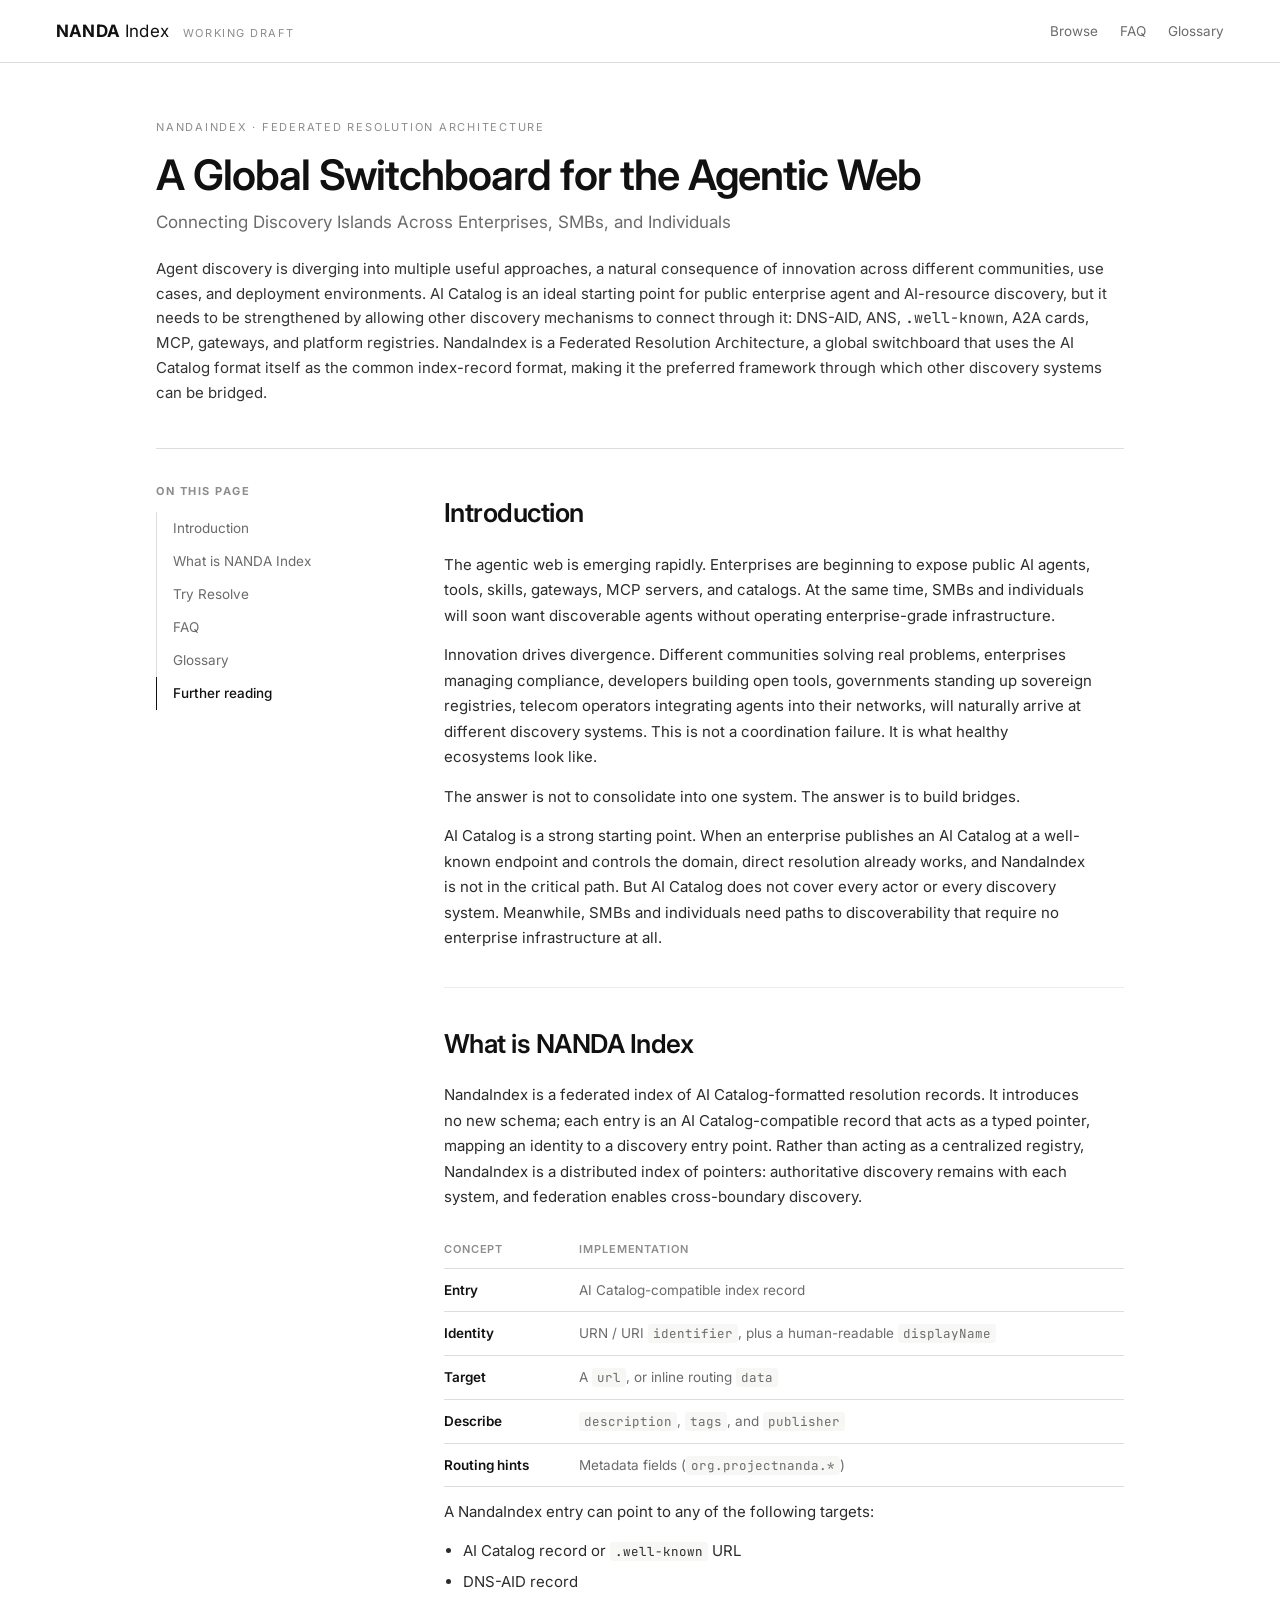
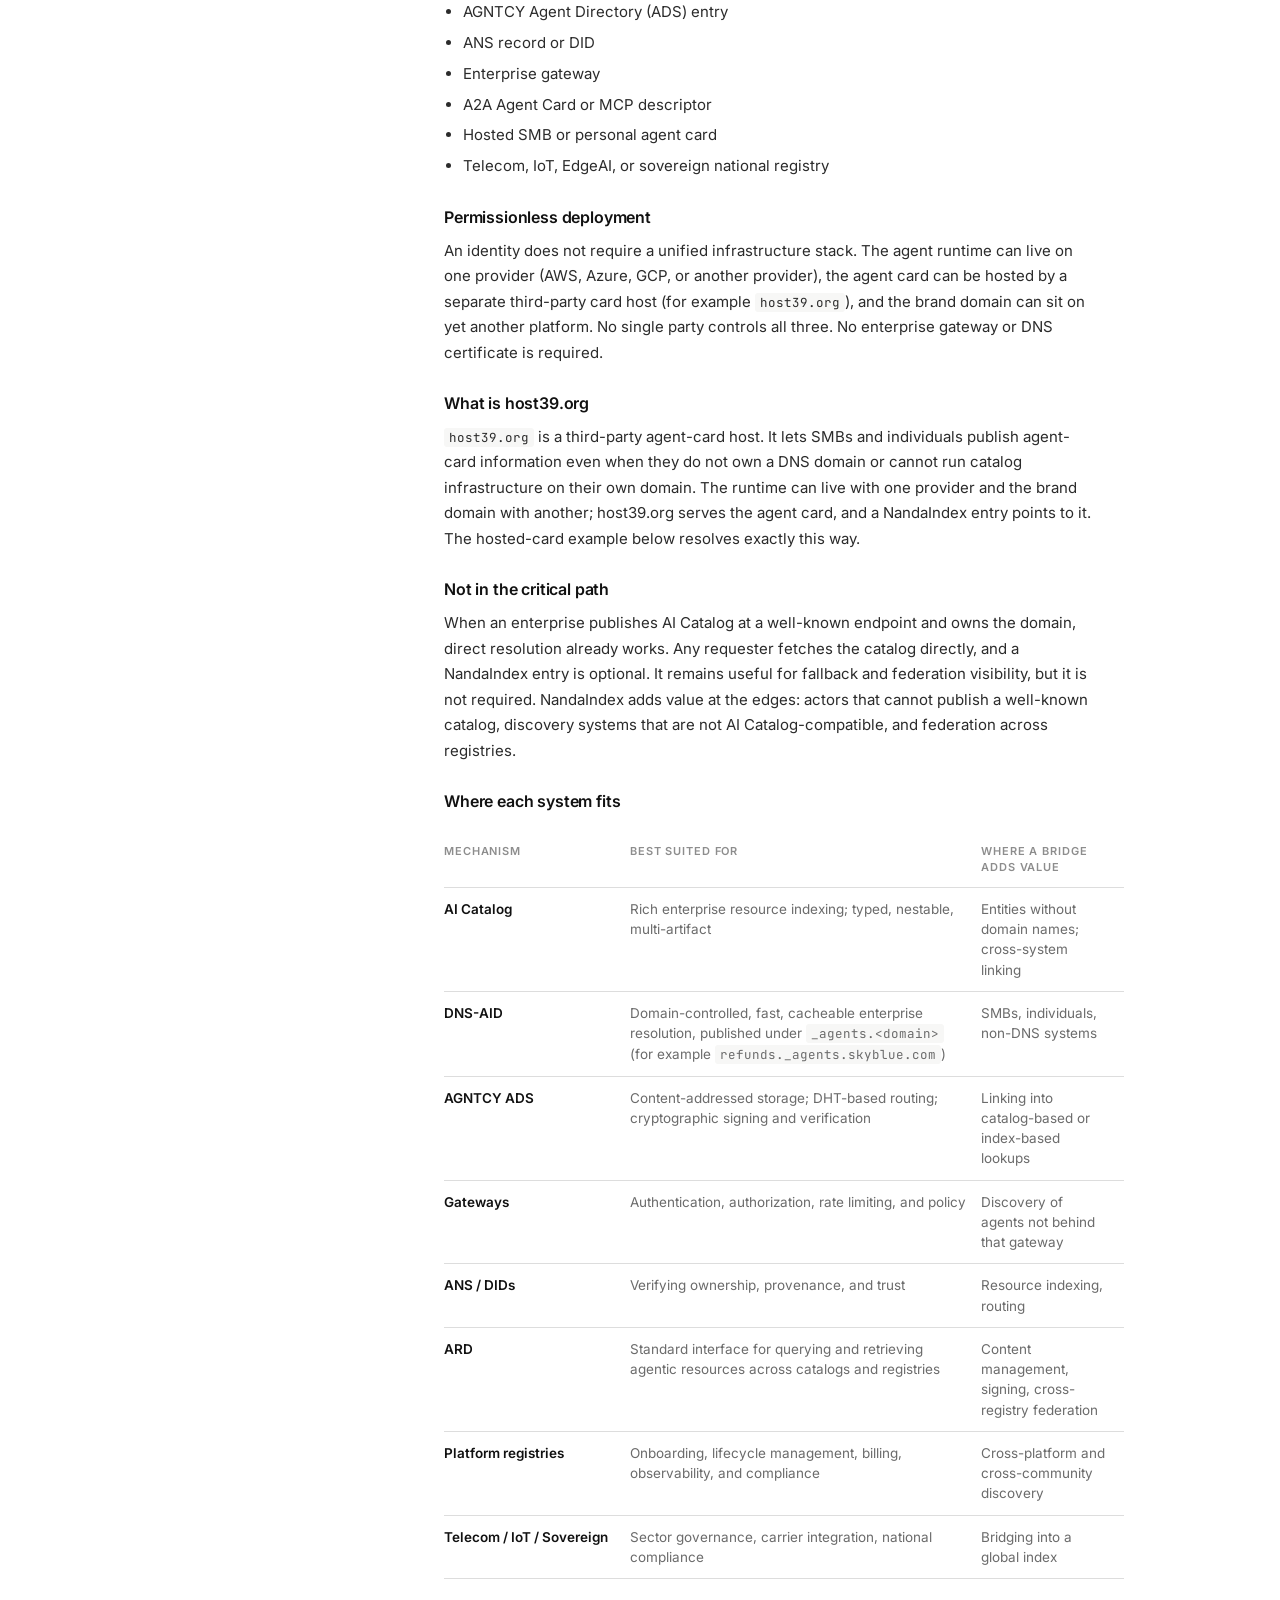
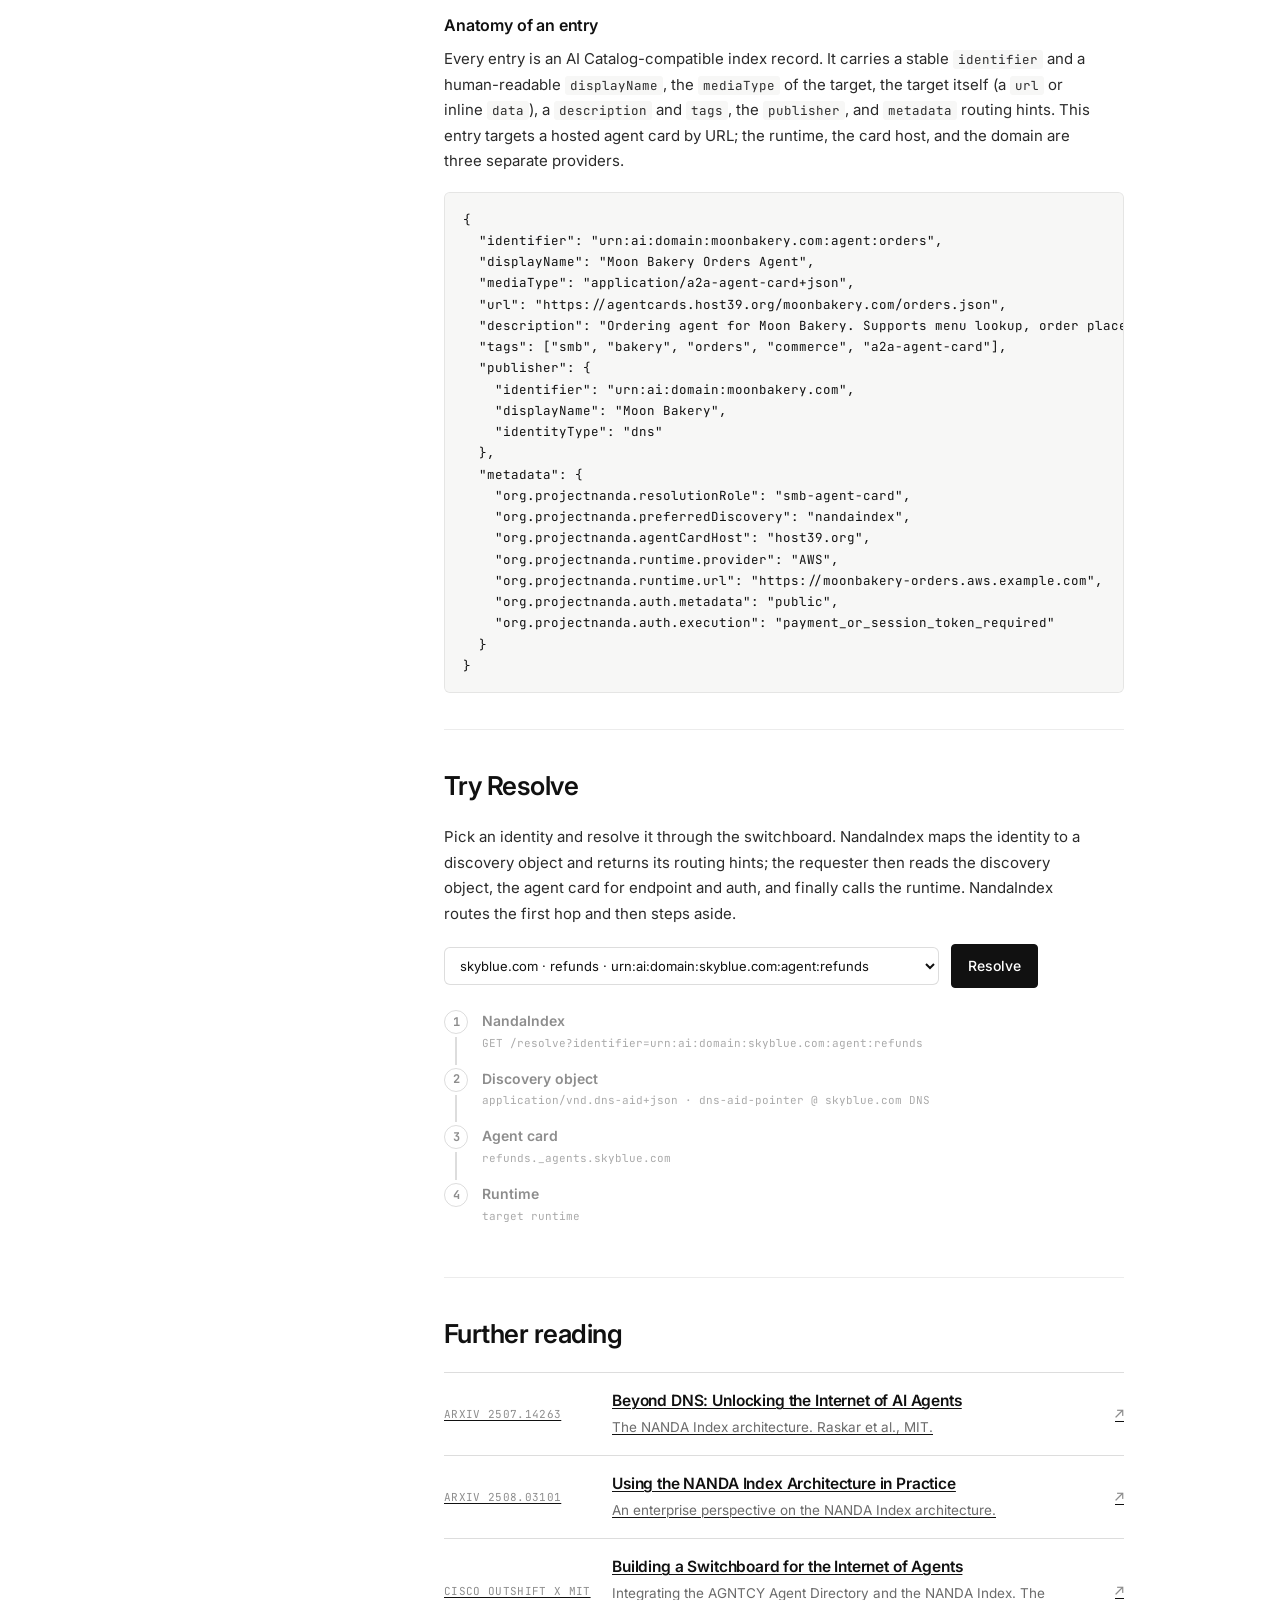
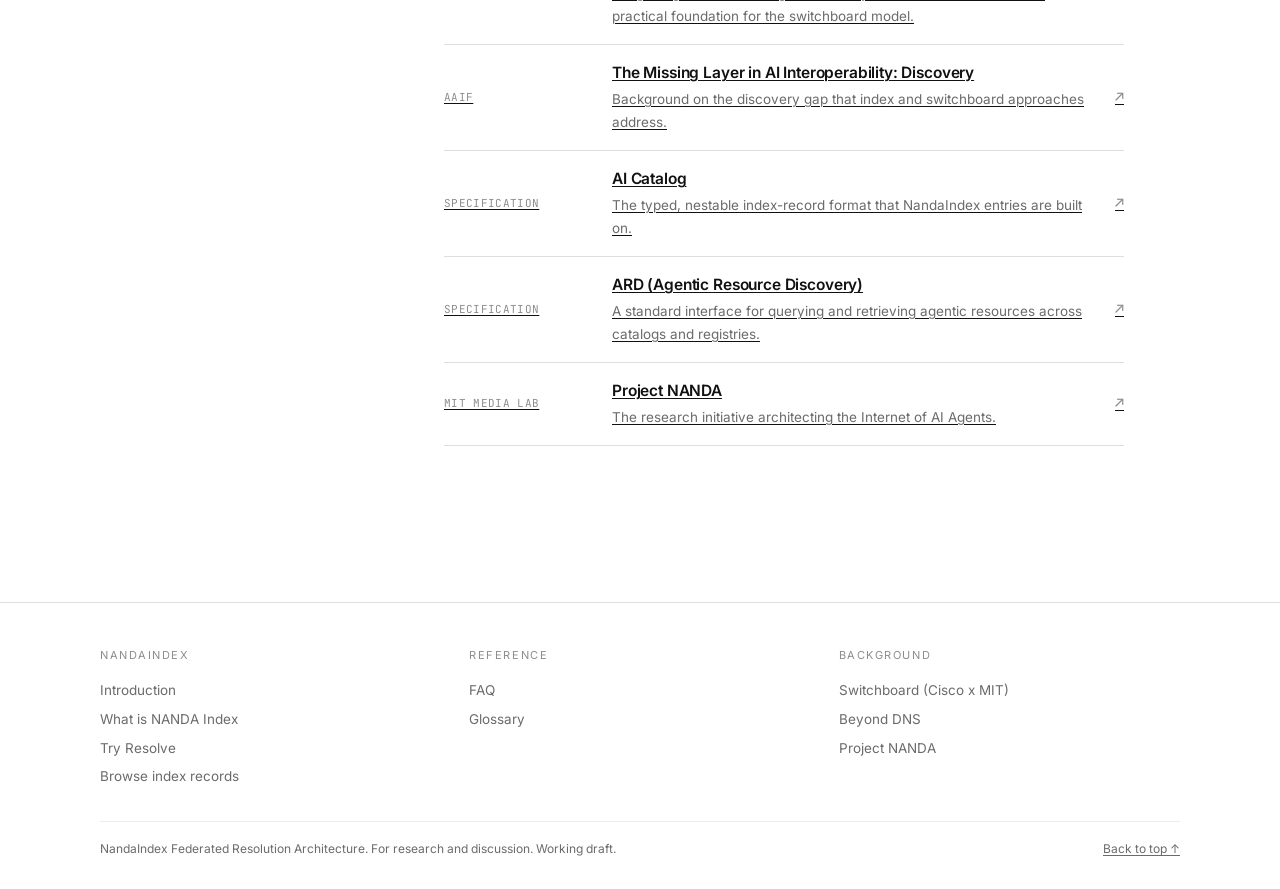
<file: index.html>
<!doctype html>
<html lang="en">
<head>
  <meta charset="utf-8" />
  <meta name="viewport" content="width=device-width, initial-scale=1" />
  <title>NandaIndex · A federated resolution layer for agent discovery</title>
  <meta name="description" content="NandaIndex is a federation layer that maps a stable identity to the correct discovery object, using the AI Catalog entry as its index-record format. It bridges discovery systems rather than consolidating them." />
  <link rel="stylesheet" href="styles.css?v=6" />
</head>
<body>

  <!-- ============ TOPBAR ============ -->
  <header class="topbar">
    <div class="brand">
      <a href="index.html" class="brand-link"><strong>NANDA</strong> Index</a>
      <span class="tag">Working draft</span>
    </div>
    <nav class="navlinks">
      <a href="explore.html">Browse</a>
      <a href="faq.html">FAQ</a>
      <a href="glossary.html">Glossary</a>
    </nav>
  </header>

  <div class="doc-wrap">

    <!-- ============ TITLE ============ -->
    <header class="doc-hero">
      <p class="eyebrow">NandaIndex · Federated Resolution Architecture</p>
      <h1>A Global Switchboard for the Agentic Web</h1>
      <p class="subtitle">Connecting Discovery Islands Across Enterprises, SMBs, and Individuals</p>
      <p class="abstract">
        Agent discovery is diverging into multiple useful approaches, a natural consequence of
        innovation across different communities, use cases, and deployment environments. AI Catalog is
        an ideal starting point for public enterprise agent and AI-resource discovery, but it needs to
        be strengthened by allowing other discovery mechanisms to connect through it: DNS-AID, ANS,
        <code>.well-known</code>, A2A cards, MCP, gateways, and platform registries. NandaIndex is a
        Federated Resolution Architecture, a global switchboard that uses the AI Catalog format itself as
        the common index-record format, making it the preferred framework through which other discovery
        systems can be bridged.
      </p>
    </header>

    <div class="doc-layout">

      <!-- ============ SECTION INDEX ============ -->
      <aside class="docnav" aria-label="Contents">
        <p class="docnav-title">On this page</p>
        <ol>
          <li><a href="#intro">Introduction</a></li>
          <li><a href="#what">What is NANDA Index</a></li>
          <li><a href="#resolve">Try Resolve</a></li>
          <li><a href="faq.html">FAQ</a></li>
          <li><a href="glossary.html">Glossary</a></li>
          <li><a href="#references">Further reading</a></li>
        </ol>
      </aside>

      <!-- ============ DOCUMENT BODY ============ -->
      <article class="doc">

        <section id="intro">
          <h2>Introduction</h2>
          <p>
            The agentic web is emerging rapidly. Enterprises are beginning to expose public AI agents,
            tools, skills, gateways, MCP servers, and catalogs. At the same time, SMBs and individuals
            will soon want discoverable agents without operating enterprise-grade infrastructure.
          </p>
          <p>
            Innovation drives divergence. Different communities solving real problems, enterprises
            managing compliance, developers building open tools, governments standing up sovereign
            registries, telecom operators integrating agents into their networks, will naturally arrive
            at different discovery systems. This is not a coordination failure. It is what healthy
            ecosystems look like.
          </p>
          <p>The answer is not to consolidate into one system. The answer is to build bridges.</p>
          <p>
            AI Catalog is a strong starting point. When an enterprise publishes an AI Catalog at a
            well-known endpoint and controls the domain, direct resolution already works, and NandaIndex
            is not in the critical path. But AI Catalog does not cover every actor or every discovery
            system. Meanwhile, SMBs and individuals need paths to discoverability that require no
            enterprise infrastructure at all.
          </p>
        </section>

        <section id="what">
          <h2>What is NANDA Index</h2>
          <p>
            NandaIndex is a federated index of AI Catalog-formatted resolution records. It introduces no
            new schema; each entry is an AI Catalog-compatible record that acts as a typed pointer,
            mapping an identity to a discovery entry point. Rather than acting as a centralized registry,
            NandaIndex is a distributed index of pointers: authoritative discovery remains with each
            system, and federation enables cross-boundary discovery.
          </p>
          <div class="table-scroll">
            <table class="spec-table">
              <thead><tr><th>Concept</th><th>Implementation</th></tr></thead>
              <tbody>
                <tr><th>Entry</th><td>AI Catalog-compatible index record</td></tr>
                <tr><th>Identity</th><td>URN / URI <code>identifier</code>, plus a human-readable <code>displayName</code></td></tr>
                <tr><th>Target</th><td>A <code>url</code>, or inline routing <code>data</code></td></tr>
                <tr><th>Describe</th><td><code>description</code>, <code>tags</code>, and <code>publisher</code></td></tr>
                <tr><th>Routing hints</th><td>Metadata fields (<code>org.projectnanda.*</code>)</td></tr>
              </tbody>
            </table>
          </div>
          <p>A NandaIndex entry can point to any of the following targets:</p>
          <ul>
            <li>AI Catalog record or <code>.well-known</code> URL</li>
            <li>DNS-AID record</li>
            <li>AGNTCY Agent Directory (ADS) entry</li>
            <li>ANS record or DID</li>
            <li>Enterprise gateway</li>
            <li>A2A Agent Card or MCP descriptor</li>
            <li>Hosted SMB or personal agent card</li>
            <li>Telecom, IoT, EdgeAI, or sovereign national registry</li>
          </ul>

          <h3>Permissionless deployment</h3>
          <p>
            An identity does not require a unified infrastructure stack. The agent runtime can live on
            one provider (AWS, Azure, GCP, or another provider), the agent card can be hosted by a
            separate third-party card host (for example <code>host39.org</code>), and the brand domain
            can sit on yet another platform. No single party controls all three. No enterprise gateway or
            DNS certificate is required.
          </p>

          <h3>What is host39.org</h3>
          <p>
            <code>host39.org</code> is a third-party agent-card host. It lets SMBs and individuals
            publish agent-card information even when they do not own a DNS domain or cannot run catalog
            infrastructure on their own domain. The runtime can live with one provider and the brand
            domain with another; host39.org serves the agent card, and a NandaIndex entry points to it.
            The hosted-card example below resolves exactly this way.
          </p>

          <h3>Not in the critical path</h3>
          <p>
            When an enterprise publishes AI Catalog at a well-known endpoint and owns the domain, direct
            resolution already works. Any requester fetches the catalog directly, and a NandaIndex entry
            is optional. It remains useful for fallback and federation visibility, but it is not
            required. NandaIndex adds value at the edges: actors that
            cannot publish a well-known catalog, discovery systems that are not AI Catalog-compatible,
            and federation across registries.
          </p>

          <h3>Where each system fits</h3>
          <div class="table-scroll">
            <table class="spec-table">
              <thead>
                <tr><th>Mechanism</th><th>Best suited for</th><th>Where a bridge adds value</th></tr>
              </thead>
              <tbody>
                <tr><th>AI Catalog</th><td>Rich enterprise resource indexing; typed, nestable, multi-artifact</td><td>Entities without domain names; cross-system linking</td></tr>
                <tr><th>DNS-AID</th><td>Domain-controlled, fast, cacheable enterprise resolution, published under <code>_agents.&lt;domain&gt;</code> (for example <code>refunds._agents.skyblue.com</code>)</td><td>SMBs, individuals, non-DNS systems</td></tr>
                <tr><th>AGNTCY ADS</th><td>Content-addressed storage; DHT-based routing; cryptographic signing and verification</td><td>Linking into catalog-based or index-based lookups</td></tr>
                <tr><th>Gateways</th><td>Authentication, authorization, rate limiting, and policy</td><td>Discovery of agents not behind that gateway</td></tr>
                <tr><th>ANS / DIDs</th><td>Verifying ownership, provenance, and trust</td><td>Resource indexing, routing</td></tr>
                <tr><th>ARD</th><td>Standard interface for querying and retrieving agentic resources across catalogs and registries</td><td>Content management, signing, cross-registry federation</td></tr>
                <tr><th>Platform registries</th><td>Onboarding, lifecycle management, billing, observability, and compliance</td><td>Cross-platform and cross-community discovery</td></tr>
                <tr><th>Telecom / IoT / Sovereign</th><td>Sector governance, carrier integration, national compliance</td><td>Bridging into a global index</td></tr>
              </tbody>
            </table>
          </div>

          <h3>Anatomy of an entry</h3>
          <p>
            Every entry is an AI Catalog-compatible index record. It carries a stable
            <code>identifier</code> and a human-readable <code>displayName</code>, the
            <code>mediaType</code> of the target, the target itself (a <code>url</code> or inline
            <code>data</code>), a <code>description</code> and <code>tags</code>, the
            <code>publisher</code>, and <code>metadata</code> routing hints. This entry targets a hosted
            agent card by URL; the runtime, the card host, and the domain are three separate providers.
          </p>
          <pre class="codeblock">{
  "identifier": "urn:ai:domain:moonbakery.com:agent:orders",
  "displayName": "Moon Bakery Orders Agent",
  "mediaType": "application/a2a-agent-card+json",
  "url": "https://agentcards.host39.org/moonbakery.com/orders.json",
  "description": "Ordering agent for Moon Bakery. Supports menu lookup, order placement, pickup scheduling, and order status.",
  "tags": ["smb", "bakery", "orders", "commerce", "a2a-agent-card"],
  "publisher": {
    "identifier": "urn:ai:domain:moonbakery.com",
    "displayName": "Moon Bakery",
    "identityType": "dns"
  },
  "metadata": {
    "org.projectnanda.resolutionRole": "smb-agent-card",
    "org.projectnanda.preferredDiscovery": "nandaindex",
    "org.projectnanda.agentCardHost": "host39.org",
    "org.projectnanda.runtime.provider": "AWS",
    "org.projectnanda.runtime.url": "https://moonbakery-orders.aws.example.com",
    "org.projectnanda.auth.metadata": "public",
    "org.projectnanda.auth.execution": "payment_or_session_token_required"
  }
}</pre>
        </section>

        <section id="resolve">
          <h2>Try Resolve</h2>
          <p>
            Pick an identity and resolve it through the switchboard. NandaIndex maps the identity to a
            discovery object and returns its routing hints; the requester then reads the discovery
            object, the agent card for endpoint and auth, and finally calls the runtime. NandaIndex
            routes the first hop and then steps aside.
          </p>
          <div class="rsv-controls">
            <select class="rsv-select" id="rsvSelect" aria-label="Choose an identity to resolve"></select>
            <button class="btn primary" id="rsvBtn" type="button">Resolve</button>
          </div>
          <ol class="rsv-trace" id="rsvTrace"></ol>
        </section>

        <section id="references">
          <h2>Further reading</h2>
          <div class="linkrows">
            <a class="linkrow" href="https://arxiv.org/abs/2507.14263" target="_blank" rel="noopener">
              <span class="lr-kind">arXiv 2507.14263</span>
              <span class="lr-main"><h3>Beyond DNS: Unlocking the Internet of AI Agents</h3><p>The NANDA Index architecture. Raskar et al., MIT.</p></span>
              <span class="lr-arrow">↗</span>
            </a>
            <a class="linkrow" href="https://arxiv.org/abs/2508.03101" target="_blank" rel="noopener">
              <span class="lr-kind">arXiv 2508.03101</span>
              <span class="lr-main"><h3>Using the NANDA Index Architecture in Practice</h3><p>An enterprise perspective on the NANDA Index architecture.</p></span>
              <span class="lr-arrow">↗</span>
            </a>
            <a class="linkrow" href="https://outshift.cisco.com/blog/ai-ml/outshift-mit-agentic-web" target="_blank" rel="noopener">
              <span class="lr-kind">Cisco Outshift x MIT</span>
              <span class="lr-main"><h3>Building a Switchboard for the Internet of Agents</h3><p>Integrating the AGNTCY Agent Directory and the NANDA Index. The practical foundation for the switchboard model.</p></span>
              <span class="lr-arrow">↗</span>
            </a>
            <a class="linkrow" href="https://aaif.io/blog/the-missing-layer-in-ai-interoperability-discovery/" target="_blank" rel="noopener">
              <span class="lr-kind">AAIF</span>
              <span class="lr-main"><h3>The Missing Layer in AI Interoperability: Discovery</h3><p>Background on the discovery gap that index and switchboard approaches address.</p></span>
              <span class="lr-arrow">↗</span>
            </a>
            <a class="linkrow" href="https://agent-card.github.io/ai-catalog/" target="_blank" rel="noopener">
              <span class="lr-kind">Specification</span>
              <span class="lr-main"><h3>AI Catalog</h3><p>The typed, nestable index-record format that NandaIndex entries are built on.</p></span>
              <span class="lr-arrow">↗</span>
            </a>
            <a class="linkrow" href="https://agenticresourcediscovery.org/" target="_blank" rel="noopener">
              <span class="lr-kind">Specification</span>
              <span class="lr-main"><h3>ARD (Agentic Resource Discovery)</h3><p>A standard interface for querying and retrieving agentic resources across catalogs and registries.</p></span>
              <span class="lr-arrow">↗</span>
            </a>
            <a class="linkrow" href="https://projectnanda.org" target="_blank" rel="noopener">
              <span class="lr-kind">MIT Media Lab</span>
              <span class="lr-main"><h3>Project NANDA</h3><p>The research initiative architecting the Internet of AI Agents.</p></span>
              <span class="lr-arrow">↗</span>
            </a>
          </div>
        </section>

      </article>
    </div>
  </div>

  <!-- ============ FOOTER ============ -->
  <footer class="site-footer">
    <div class="foot-cols">
      <div class="foot-col">
        <p class="foot-h">NandaIndex</p>
        <a href="index.html#intro">Introduction</a>
        <a href="index.html#what">What is NANDA Index</a>
        <a href="index.html#resolve">Try Resolve</a>
        <a href="explore.html">Browse index records</a>
      </div>
      <div class="foot-col">
        <p class="foot-h">Reference</p>
        <a href="faq.html">FAQ</a>
        <a href="glossary.html">Glossary</a>
      </div>
      <div class="foot-col">
        <p class="foot-h">Background</p>
        <a href="https://outshift.cisco.com/blog/ai-ml/outshift-mit-agentic-web" target="_blank" rel="noopener">Switchboard (Cisco x MIT)</a>
        <a href="https://arxiv.org/abs/2507.14263" target="_blank" rel="noopener">Beyond DNS</a>
        <a href="https://projectnanda.org" target="_blank" rel="noopener">Project NANDA</a>
      </div>
    </div>
    <div class="foot-base">
      <span>NandaIndex Federated Resolution Architecture. For research and discussion. Working draft.</span>
      <a href="#" class="foot-top">Back to top ↑</a>
    </div>
  </footer>

  <!-- catalog engine provides DATA + HOPS for the Try Resolve widget (init no-ops without a #grid) -->
  <script src="explore.js?v=5"></script>
  <script>
    // section-highlight in the contents rail
    (function () {
      var links = Array.prototype.slice.call(document.querySelectorAll('.docnav a'));
      var map = {};
      links.forEach(function (a) {
        var h = a.getAttribute('href');
        if (h && h.charAt(0) === '#') map[h.slice(1)] = a;
      });
      var secs = Array.prototype.slice.call(document.querySelectorAll('.doc section'));
      if (!('IntersectionObserver' in window) || !secs.length) return;
      var io = new IntersectionObserver(function (entries) {
        entries.forEach(function (e) {
          if (!e.isIntersecting) return;
          links.forEach(function (a) { a.classList.remove('current'); });
          var cur = map[e.target.id];
          if (cur) cur.classList.add('current');
        });
      }, { rootMargin: '-20% 0px -70% 0px' });
      secs.forEach(function (s) { io.observe(s); });
    })();

    // interactive Try Resolve trace, driven by the index records
    (function () {
      if (!window.Explore || !window.Explore.DATA) return;
      var DATA = window.Explore.DATA;
      var sel = document.getElementById('rsvSelect');
      var btn = document.getElementById('rsvBtn');
      var trace = document.getElementById('rsvTrace');
      if (!sel || !btn || !trace) return;

      function esc(x) {
        return String(x).replace(/[&<>"]/g, function (c) {
          return { '&': '&amp;', '<': '&lt;', '>': '&gt;', '"': '&quot;' }[c];
        });
      }
      DATA.forEach(function (r, i) {
        var o = document.createElement('option');
        o.value = i; o.textContent = r.name + '  ·  ' + r.identity;
        sel.appendChild(o);
      });
      function steps(r) {
        var role = (r.meta && r.meta['org.projectnanda.resolutionRole']) || (r.caps && r.caps[0]) || '';
        var target = r.url ? r.url : (r.data ? (r.data.agentDiscoveryName || JSON.stringify(r.data)) : r.host);
        return [
          { t: 'NandaIndex', io: 'GET /resolve?identifier=' + r.identity },
          { t: 'Discovery object', io: r.mediaType + (role ? '  ·  ' + role : '') + '  @  ' + r.host },
          { t: 'Agent card', io: target },
          { t: 'Runtime', io: (r.region && r.region !== 'n/a') ? r.region + ' runtime' : 'target runtime' },
        ];
      }
      function render(r) {
        var s = steps(r);
        trace.innerHTML = s.map(function (h, i) {
          var last = i === s.length - 1;
          return '<li class="rsv-row" data-i="' + i + '"><div class="rsv-rail"><span class="rsv-n">' +
            (i + 1) + '</span>' + (last ? '' : '<span class="rsv-line"></span>') + '</div>' +
            '<div class="rsv-body"><div class="rsv-title">' + esc(h.t) + '</div>' +
            '<div class="rsv-io">' + esc(h.io) + '</div></div></li>';
        }).join('');
      }
      var timers = [];
      function play() {
        timers.forEach(clearTimeout); timers = [];
        var rows = Array.prototype.slice.call(trace.querySelectorAll('.rsv-row'));
        rows.forEach(function (el) { el.classList.remove('lit'); });
        rows.forEach(function (el, i) { timers.push(setTimeout(function () { el.classList.add('lit'); }, i * 420)); });
      }
      sel.addEventListener('change', function () { render(DATA[+sel.value || 0]); play(); });
      btn.addEventListener('click', play);
      var defaultIdx = 0;
      for (var di = 0; di < DATA.length; di++) { if (DATA[di].key === 'skyblue-refunds') { defaultIdx = di; break; } }
      sel.value = defaultIdx;
      render(DATA[defaultIdx]);
    })();
  </script>
</body>
</html>
</file>
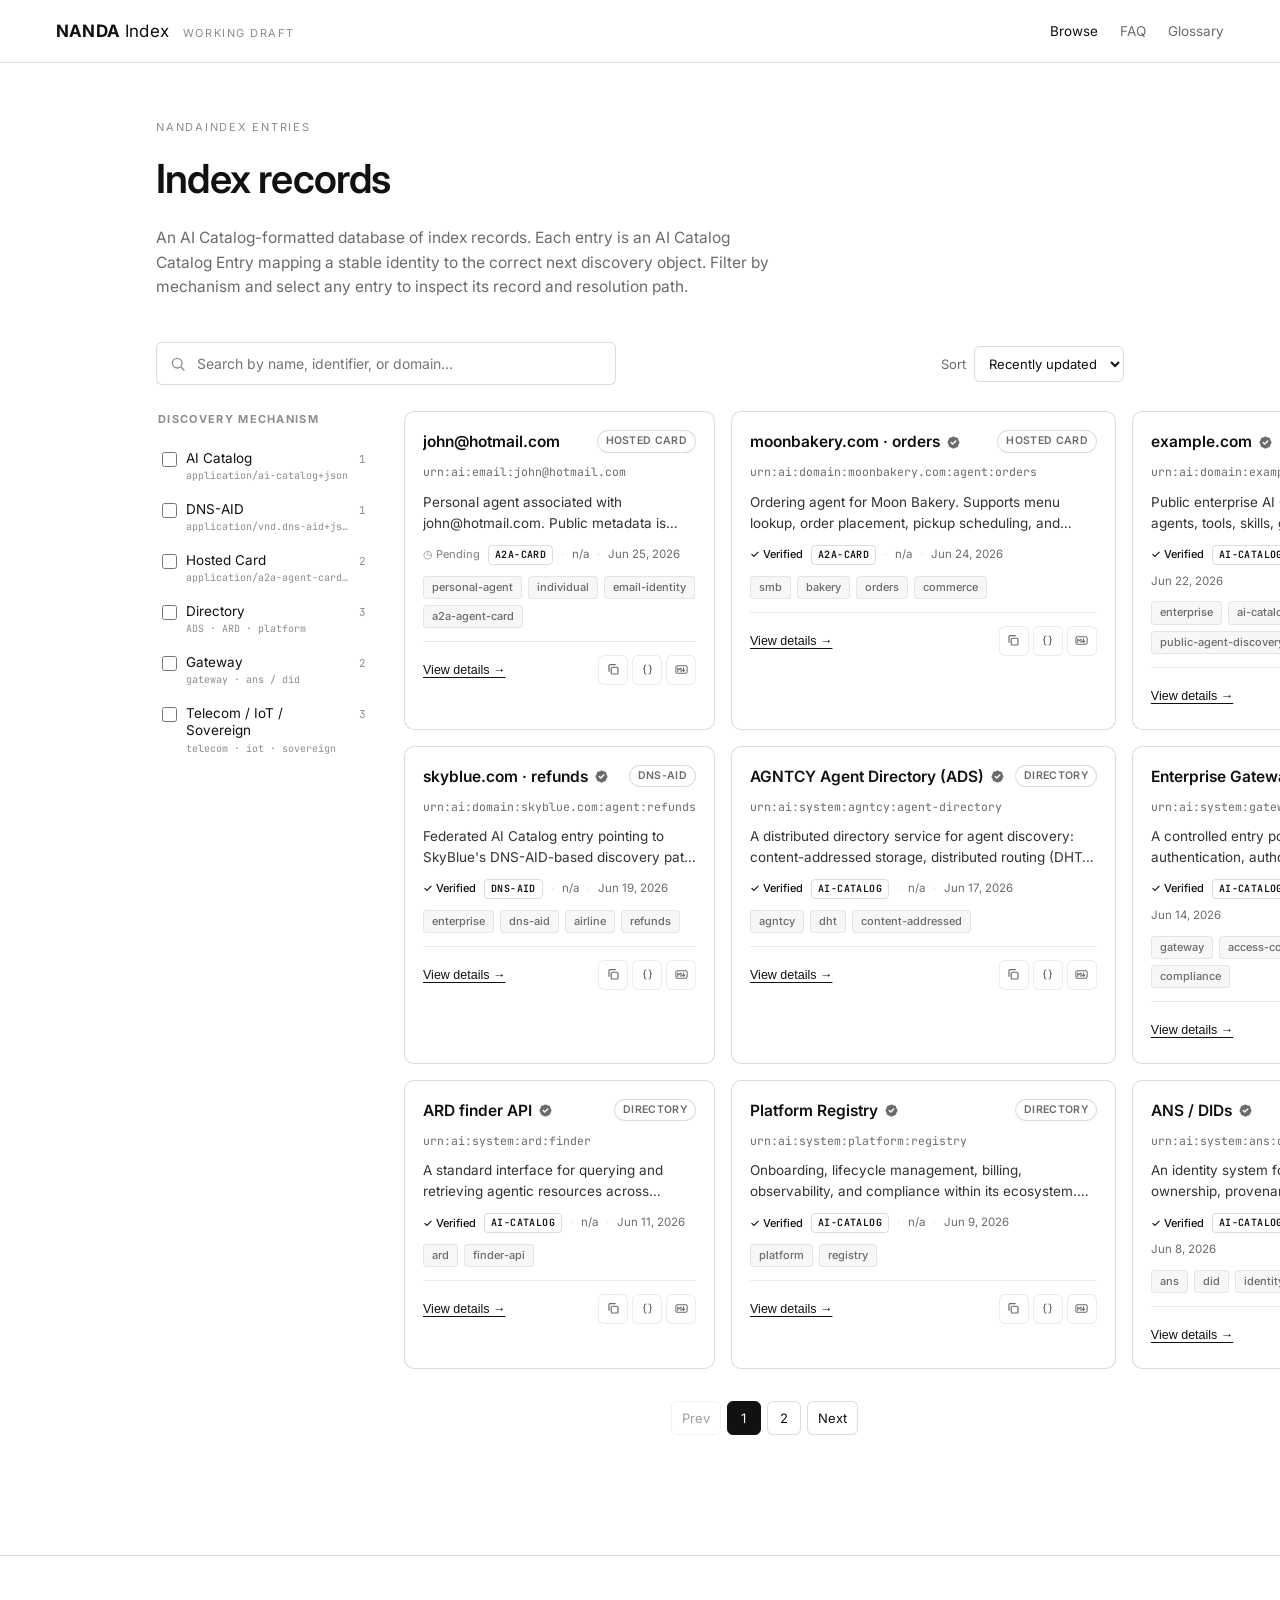
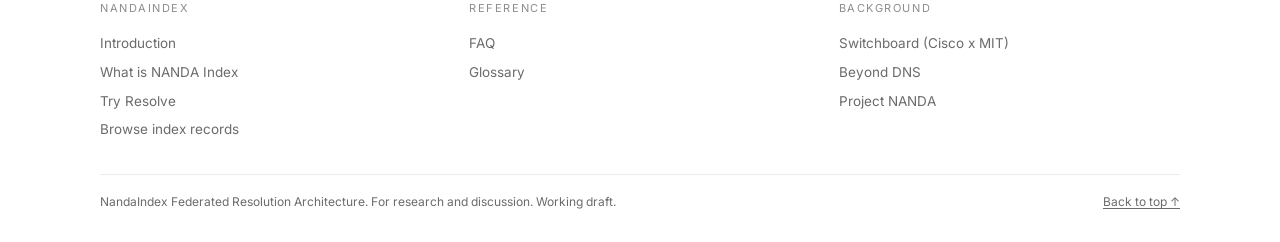
<file: explore.html>
<!doctype html>
<html lang="en">
<head>
  <meta charset="utf-8" />
  <meta name="viewport" content="width=device-width, initial-scale=1" />
  <title>Index records · NandaIndex</title>
  <meta name="description" content="NandaIndex entries: AI Catalog Catalog Entries mapping a stable identity to the correct discovery object. Filter by discovery mechanism and inspect any entry's resolution path." />
  <link rel="stylesheet" href="styles.css?v=6" />
</head>
<body>

  <!-- ============ TOPBAR ============ -->
  <header class="topbar">
    <div class="brand">
      <a href="index.html" class="brand-link"><strong>NANDA</strong> Index</a>
      <span class="tag">Working draft</span>
    </div>
    <nav class="navlinks">
      <a href="explore.html" class="active">Browse</a>
      <a href="faq.html">FAQ</a>
      <a href="glossary.html">Glossary</a>
    </nav>
  </header>

  <main class="explore">
    <header class="explore-head">
      <p class="eyebrow">NandaIndex entries</p>
      <h1>Index records</h1>
      <p class="lede">
        An AI Catalog-formatted database of index records. Each entry is an AI Catalog Catalog Entry
        mapping a stable identity to the correct next discovery object. Filter by mechanism and select
        any entry to inspect its record and resolution path.
      </p>
    </header>

    <div class="explore-bar">
      <div class="explore-search">
        <svg viewBox="0 0 20 20" fill="none" stroke="currentColor" stroke-width="1.7" aria-hidden="true">
          <circle cx="9" cy="9" r="6" /><path d="M14 14l3.5 3.5" stroke-linecap="round" />
        </svg>
        <input id="q" type="search" placeholder="Search by name, identifier, or domain…" autocomplete="off" />
      </div>
      <label class="explore-sort">
        <span>Sort</span>
        <select id="sort">
          <option value="recent">Recently updated</option>
          <option value="name">Name A–Z</option>
          <option value="verified">Verified first</option>
        </select>
      </label>
    </div>

    <div class="explore-body">
      <aside class="cat-menu" id="catMenu" aria-label="Filter by category"></aside>
      <section class="cat-results">
        <div class="card-grid" id="grid"></div>
        <nav class="pager" id="pager" aria-label="Pagination"></nav>
      </section>
    </div>
  </main>

  <!-- ============ FOOTER ============ -->
  <footer class="site-footer">
    <div class="foot-cols">
      <div class="foot-col">
        <p class="foot-h">NandaIndex</p>
        <a href="index.html#intro">Introduction</a>
        <a href="index.html#what">What is NANDA Index</a>
        <a href="index.html#resolve">Try Resolve</a>
        <a href="explore.html">Browse index records</a>
      </div>
      <div class="foot-col">
        <p class="foot-h">Reference</p>
        <a href="faq.html">FAQ</a>
        <a href="glossary.html">Glossary</a>
      </div>
      <div class="foot-col">
        <p class="foot-h">Background</p>
        <a href="https://outshift.cisco.com/blog/ai-ml/outshift-mit-agentic-web" target="_blank" rel="noopener">Switchboard (Cisco x MIT)</a>
        <a href="https://arxiv.org/abs/2507.14263" target="_blank" rel="noopener">Beyond DNS</a>
        <a href="https://projectnanda.org" target="_blank" rel="noopener">Project NANDA</a>
      </div>
    </div>
    <div class="foot-base">
      <span>NandaIndex Federated Resolution Architecture. For research and discussion. Working draft.</span>
      <a href="#" class="foot-top">Back to top ↑</a>
    </div>
  </footer>

  <!-- ============ SLIDE-OUT DETAIL PANEL ============ -->
  <div class="panel-scrim" id="scrim" hidden></div>
  <aside class="slide-panel" id="slidePanel" hidden aria-label="Index record detail"></aside>

  <script src="explore.js?v=5"></script>
</body>
</html>
</file>
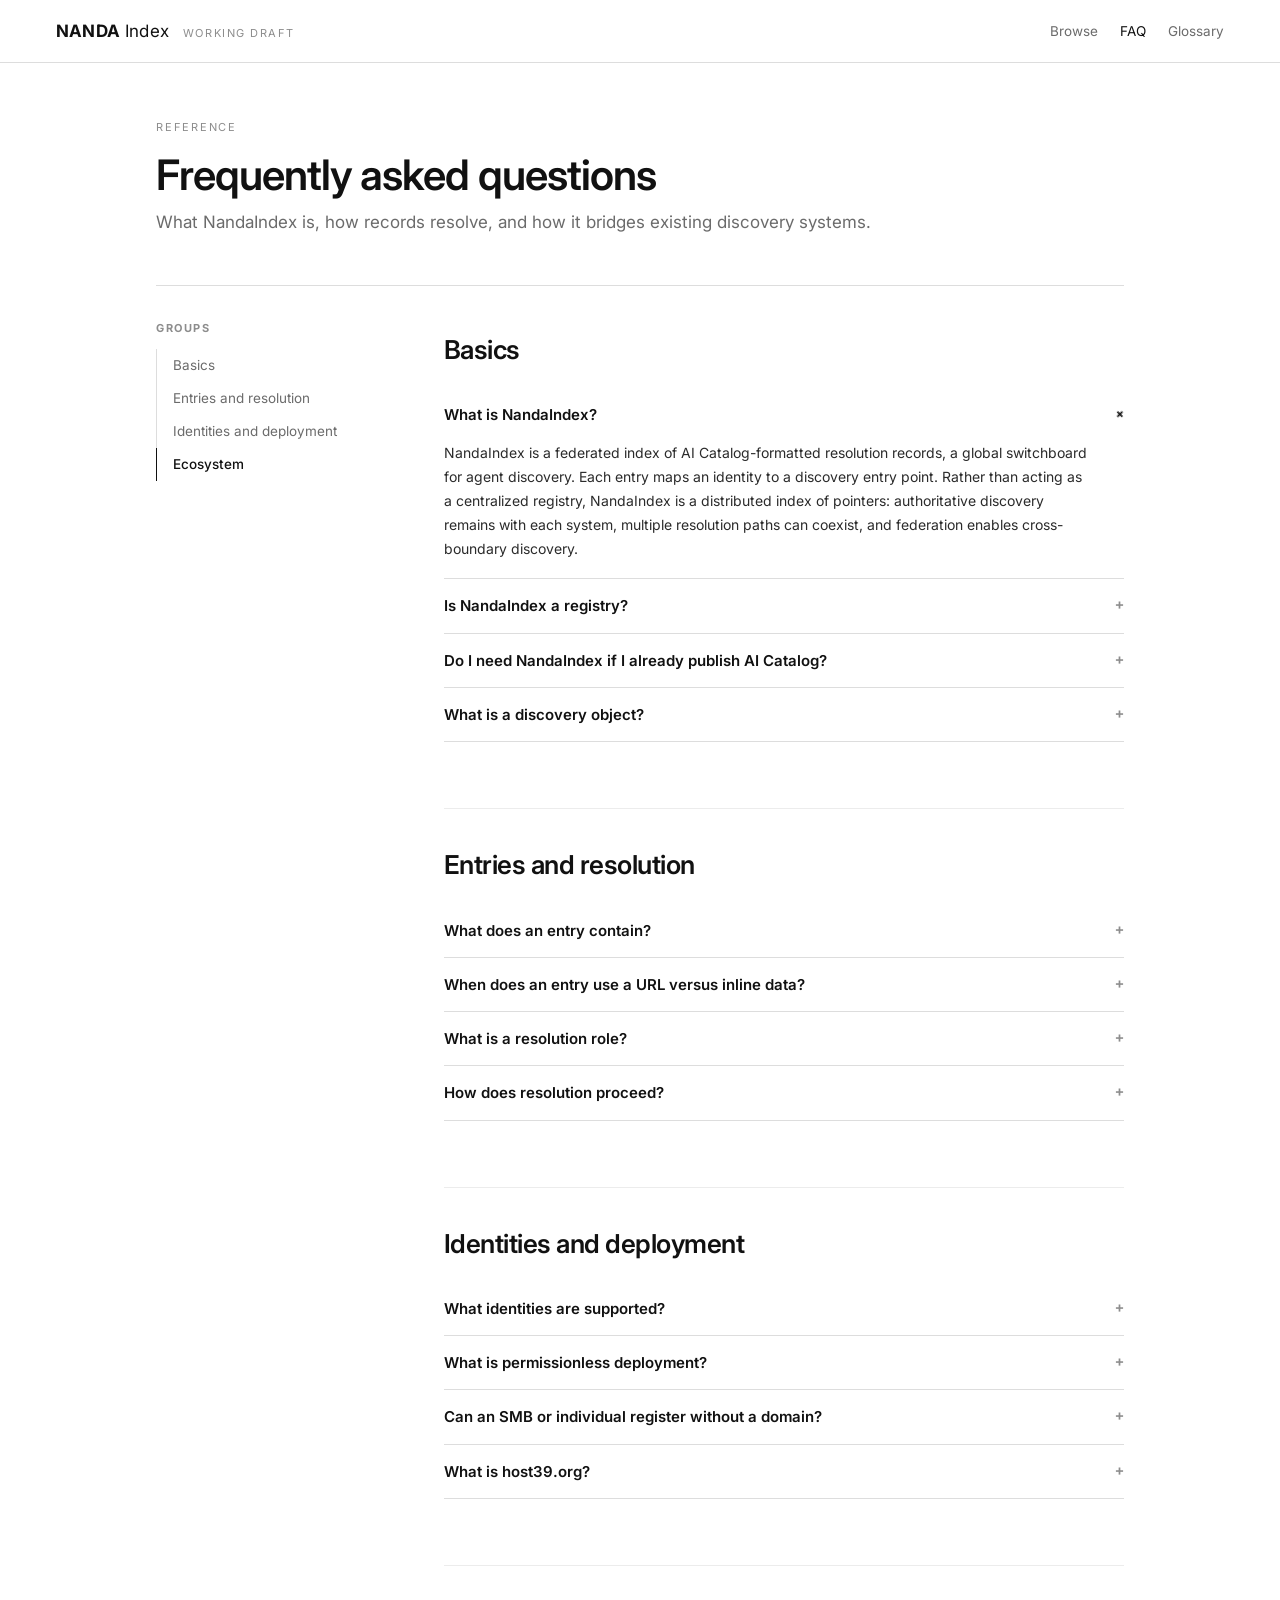
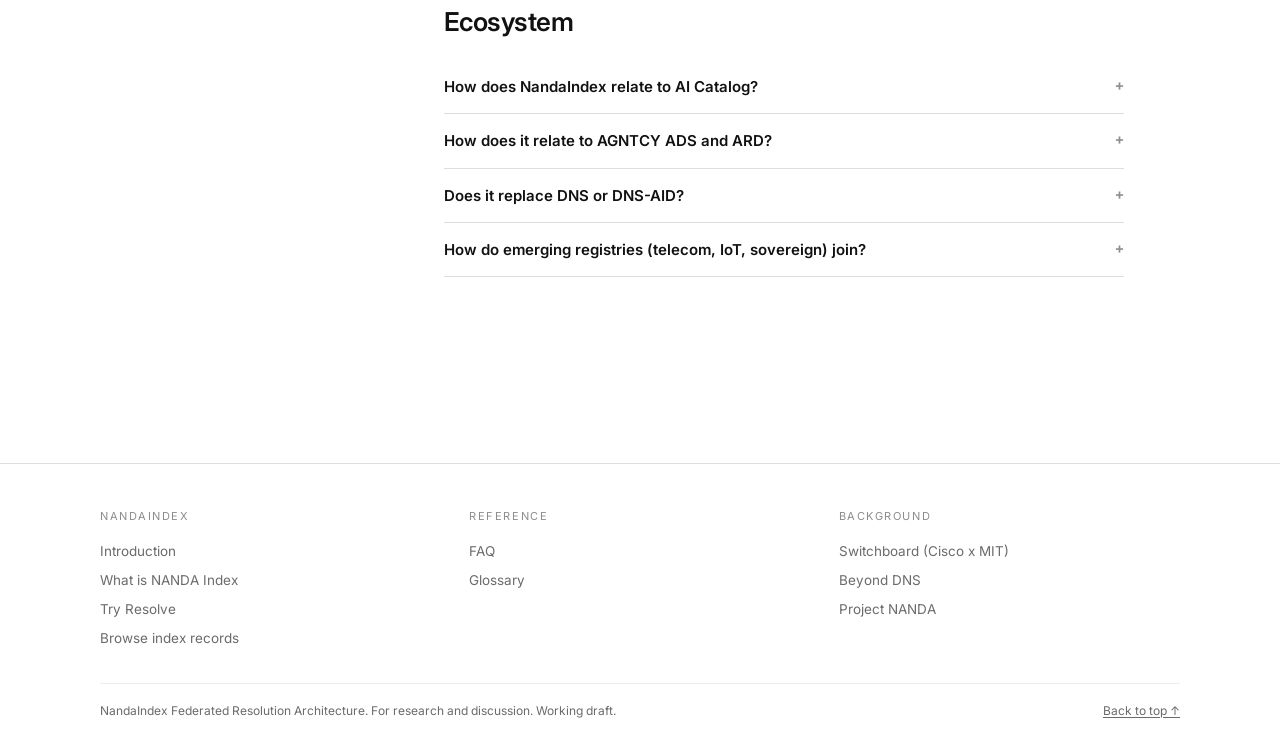
<file: faq.html>
<!doctype html>
<html lang="en">
<head>
  <meta charset="utf-8" />
  <meta name="viewport" content="width=device-width, initial-scale=1" />
  <title>FAQ · NandaIndex</title>
  <meta name="description" content="NandaIndex FAQ: what it is, how index records and resolution work, supported identities, permissionless deployment, and how it relates to AI Catalog, AGNTCY, DNS-AID, and emerging registries." />
  <link rel="stylesheet" href="styles.css?v=6" />
</head>
<body>

  <header class="topbar">
    <div class="brand">
      <a href="index.html" class="brand-link"><strong>NANDA</strong> Index</a>
      <span class="tag">Working draft</span>
    </div>
    <nav class="navlinks">
      <a href="explore.html">Browse</a>
      <a href="faq.html" class="active">FAQ</a>
      <a href="glossary.html">Glossary</a>
    </nav>
  </header>

  <div class="doc-wrap">
    <header class="doc-hero">
      <p class="eyebrow">Reference</p>
      <h1>Frequently asked questions</h1>
      <p class="subtitle">What NandaIndex is, how records resolve, and how it bridges existing discovery systems.</p>
    </header>

    <div class="doc-layout">
      <aside class="docnav" aria-label="Contents">
        <p class="docnav-title">Groups</p>
        <ol>
          <li><a href="#basics">Basics</a></li>
          <li><a href="#entries">Entries and resolution</a></li>
          <li><a href="#identities">Identities and deployment</a></li>
          <li><a href="#ecosystem">Ecosystem</a></li>
        </ol>
      </aside>

      <article class="doc">

        <section id="basics">
          <h2>Basics</h2>
          <div class="faq-group">
            <details class="faq" open>
              <summary>What is NandaIndex?<span class="q-sign">+</span></summary>
              <div class="faq-a"><p>NandaIndex is a federated index of AI Catalog-formatted resolution records, a global switchboard for agent discovery. Each entry maps an identity to a discovery entry point. Rather than acting as a centralized registry, NandaIndex is a distributed index of pointers: authoritative discovery remains with each system, multiple resolution paths can coexist, and federation enables cross-boundary discovery.</p></div>
            </details>
            <details class="faq">
              <summary>Is NandaIndex a registry?<span class="q-sign">+</span></summary>
              <div class="faq-a"><p>No. Rather than acting as a centralized registry, NandaIndex is a distributed index of pointers. Authoritative discovery remains with each system; an entry resolves an identity to the correct discovery entry point, whether that is an AI Catalog, a DNS-based system, a gateway, a registry, or an agent card.</p></div>
            </details>
            <details class="faq">
              <summary>Do I need NandaIndex if I already publish AI Catalog?<span class="q-sign">+</span></summary>
              <div class="faq-a"><p>Not for direct resolution. When an enterprise publishes an AI Catalog at a well-known endpoint and controls the domain, direct resolution already works, and NandaIndex is not in the critical path. No extra infrastructure is needed; any requester can fetch the catalog directly. A NandaIndex entry is optional, useful as a fallback or federation entry point.</p></div>
            </details>
            <details class="faq">
              <summary>What is a discovery object?<span class="q-sign">+</span></summary>
              <div class="faq-a"><p>The discovery entry point an identity resolves to, whether that is an AI Catalog, a DNS-AID record, a gateway, a platform registry, or a hosted agent card.</p></div>
            </details>
          </div>
        </section>

        <section id="entries">
          <h2>Entries and resolution</h2>
          <div class="faq-group">
            <details class="faq">
              <summary>What does an entry contain?<span class="q-sign">+</span></summary>
              <div class="faq-a"><p>Each resolution entry is an AI Catalog-compatible record that acts as a typed pointer, indicating the discovery mechanism (for example DNS-AID, catalog, or gateway), the location or access method, and the metadata required for interpretation and trust. In the index-record format this is an <code>identifier</code> and <code>displayName</code>, a <code>mediaType</code>, a <code>url</code> or inline <code>data</code>, a <code>description</code> and <code>tags</code>, the <code>publisher</code>, and <code>metadata</code>.</p></div>
            </details>
            <details class="faq">
              <summary>When does an entry use a URL versus inline data?<span class="q-sign">+</span></summary>
              <div class="faq-a"><p>AI Catalog provides a consistent representation for both direct resources, such as agent cards and MCP descriptors, and indirect discovery paths, such as catalogs, DNS, and registries. A <code>url</code> points to a directly fetchable target; inline <code>data</code> carries a discovery path such as a DNS-AID lookup (<code>organizationDiscoveryName</code> and <code>agentDiscoveryName</code>).</p></div>
            </details>
            <details class="faq">
              <summary>What is a resolution role?<span class="q-sign">+</span></summary>
              <div class="faq-a"><p>In the index-record examples, the metadata field <code>org.projectnanda.resolutionRole</code> carries values such as <code>nested-ai-catalog</code>, <code>dns-aid-pointer</code>, <code>smb-agent-card</code>, <code>personal-agent-card</code>, and <code>ard-endpoint</code>.</p></div>
            </details>
            <details class="faq">
              <summary>How does resolution proceed?<span class="q-sign">+</span></summary>
              <div class="faq-a"><p>Resolution separates two concerns: resolution determines where and how discovery should begin, and discovery finds capabilities via mechanisms such as ARD. The flow is Identity → Resolution → Discovery → Invocation: a requester starts with an identity, queries a resolution system, receives AI Catalog-formatted resolution entries, follows the discovery path each specifies (ARD, DNS lookup, gateway), and then proceeds to verification and invocation.</p></div>
            </details>
          </div>
        </section>

        <section id="identities">
          <h2>Identities and deployment</h2>
          <div class="faq-group">
            <details class="faq">
              <summary>What identities are supported?<span class="q-sign">+</span></summary>
              <div class="faq-a"><p>An identity can be a domain, an email, or a URN. The paper's examples use domain identities (<code>urn:ai:domain:...</code>) and email identities (<code>urn:ai:email:...</code>); the Browse catalog also demonstrates system identities (<code>urn:ai:system:...</code>) for discovery mechanisms. All are carried in the same record format.</p></div>
            </details>
            <details class="faq">
              <summary>What is permissionless deployment?<span class="q-sign">+</span></summary>
              <div class="faq-a"><p>The runtime, the agent card, and the domain can each live with a different provider. An SMB's agent may be hosted on AWS while its agent card is hosted by a third party such as host39.org; an individual who does not own a domain name can run a personal agent on AWS, Azure, GCP, or another provider while the agent card lives elsewhere. NandaIndex resolves the identity regardless.</p></div>
            </details>
            <details class="faq">
              <summary>Can an SMB or individual register without a domain?<span class="q-sign">+</span></summary>
              <div class="faq-a"><p>Yes. SMBs typically rely on hosted infrastructure and may not operate catalogs, DNS discovery, or gateways; for them NandaIndex becomes the primary discovery entry point. Individuals typically lack domain ownership and discovery infrastructure and rely on identity-based resolution: an email identity maps directly to a hosted agent card.</p></div>
            </details>
            <details class="faq">
              <summary>What is host39.org?<span class="q-sign">+</span></summary>
              <div class="faq-a"><p>A third-party agent-card host. It lets SMBs and individuals publish agent-card information even when they do not own a DNS domain or cannot run catalog infrastructure on their own domain. The runtime and brand domain can live with other providers; host39.org serves the card, and a NandaIndex entry points to it.</p></div>
            </details>
          </div>
        </section>

        <section id="ecosystem">
          <h2>Ecosystem</h2>
          <div class="faq-group">
            <details class="faq">
              <summary>How does NandaIndex relate to AI Catalog?<span class="q-sign">+</span></summary>
              <div class="faq-a"><p>NandaIndex reuses AI Catalog as a unified record format for resolution. No new schema is introduced; AI Catalog becomes the bridge across heterogeneous systems. NandaIndex strengthens AI Catalog by making it the preferred framework through which other discovery systems can be bridged.</p></div>
            </details>
            <details class="faq">
              <summary>How does it relate to AGNTCY ADS and ARD?<span class="q-sign">+</span></summary>
              <div class="faq-a"><p>ADS and NandaIndex operate at different layers. ADS provides the federated discovery infrastructure, implementing AI Catalog as the representation format and ARD as the standard query interface; NandaIndex provides the resolution layer that directs traffic to systems like ADS. Together they form a complete path: Identity → NandaIndex → ADS (ARD) → AI Catalog → Agent.</p></div>
            </details>
            <details class="faq">
              <summary>Does it replace DNS or DNS-AID?<span class="q-sign">+</span></summary>
              <div class="faq-a"><p>No. For a DNS-based discovery path, NandaIndex acts as a bridge, not a replacement, and discovery continues through DNS-AID. The entry carries inline routing data (<code>organizationDiscoveryName</code> and <code>agentDiscoveryName</code>) so the DNS-AID path is reachable from the switchboard, while the domain's DNS stays authoritative.</p></div>
            </details>
            <details class="faq">
              <summary>How do emerging registries (telecom, IoT, sovereign) join?<span class="q-sign">+</span></summary>
              <div class="faq-a"><p>Each publishes a resolution entry that points to its native mechanism. A resolution entry may point to platform or vertical registries, among other targets. The resolution layer does not replace these systems, it connects them, allowing heterogeneous discovery mechanisms to coexist while remaining interoperable, without requiring convergence on a single approach.</p></div>
            </details>
          </div>
        </section>

      </article>
    </div>
  </div>

  <footer class="site-footer">
    <div class="foot-cols">
      <div class="foot-col">
        <p class="foot-h">NandaIndex</p>
        <a href="index.html#intro">Introduction</a>
        <a href="index.html#what">What is NANDA Index</a>
        <a href="index.html#resolve">Try Resolve</a>
        <a href="explore.html">Browse index records</a>
      </div>
      <div class="foot-col">
        <p class="foot-h">Reference</p>
        <a href="faq.html">FAQ</a>
        <a href="glossary.html">Glossary</a>
      </div>
      <div class="foot-col">
        <p class="foot-h">Background</p>
        <a href="https://outshift.cisco.com/blog/ai-ml/outshift-mit-agentic-web" target="_blank" rel="noopener">Switchboard (Cisco x MIT)</a>
        <a href="https://arxiv.org/abs/2507.14263" target="_blank" rel="noopener">Beyond DNS</a>
        <a href="https://projectnanda.org" target="_blank" rel="noopener">Project NANDA</a>
      </div>
    </div>
    <div class="foot-base">
      <span>NandaIndex Federated Resolution Architecture. For research and discussion. Working draft.</span>
      <a href="#" class="foot-top">Back to top ↑</a>
    </div>
  </footer>

  <script>
    (function () {
      var links = Array.prototype.slice.call(document.querySelectorAll('.docnav a'));
      var map = {};
      links.forEach(function (a) { map[a.getAttribute('href').slice(1)] = a; });
      var secs = Array.prototype.slice.call(document.querySelectorAll('.doc section'));
      if (!('IntersectionObserver' in window) || !secs.length) return;
      var io = new IntersectionObserver(function (entries) {
        entries.forEach(function (e) {
          if (!e.isIntersecting) return;
          links.forEach(function (a) { a.classList.remove('current'); });
          var cur = map[e.target.id];
          if (cur) cur.classList.add('current');
        });
      }, { rootMargin: '-20% 0px -70% 0px' });
      secs.forEach(function (s) { io.observe(s); });
    })();
  </script>
</body>
</html>
</file>
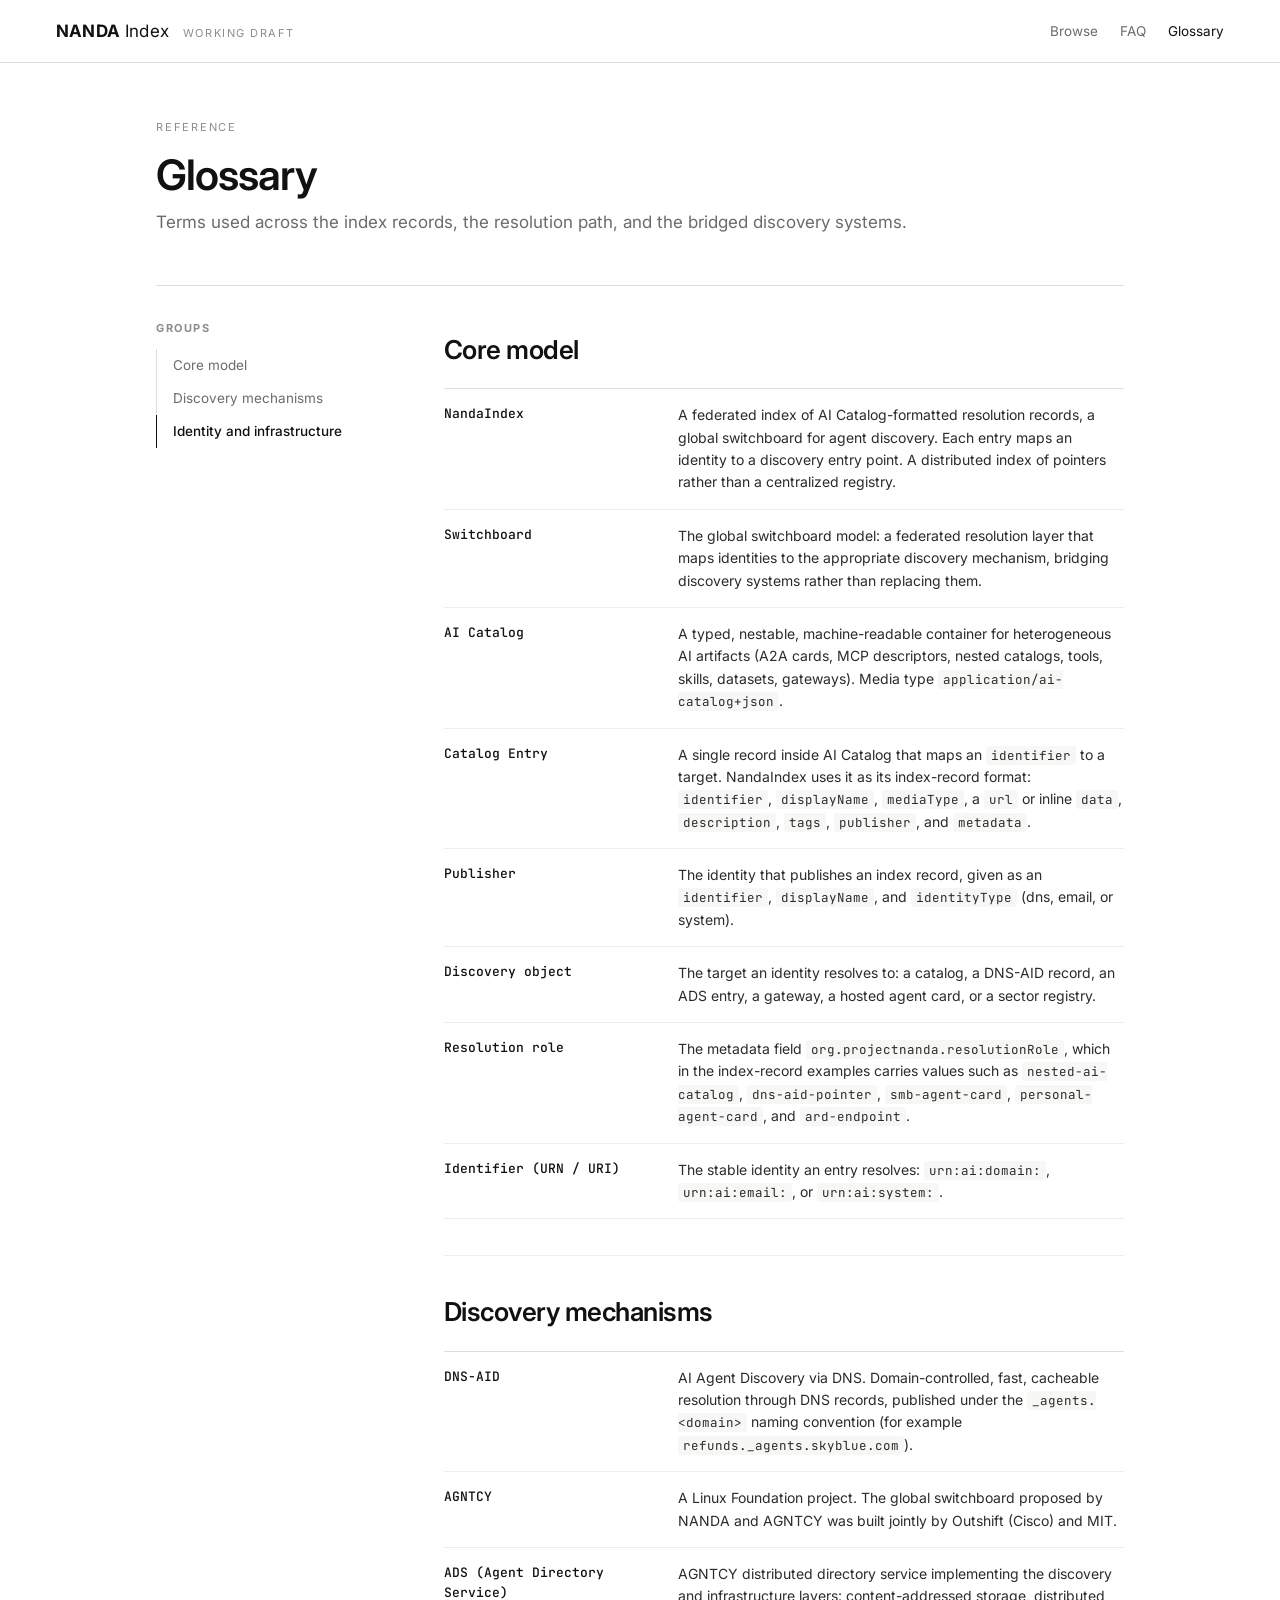
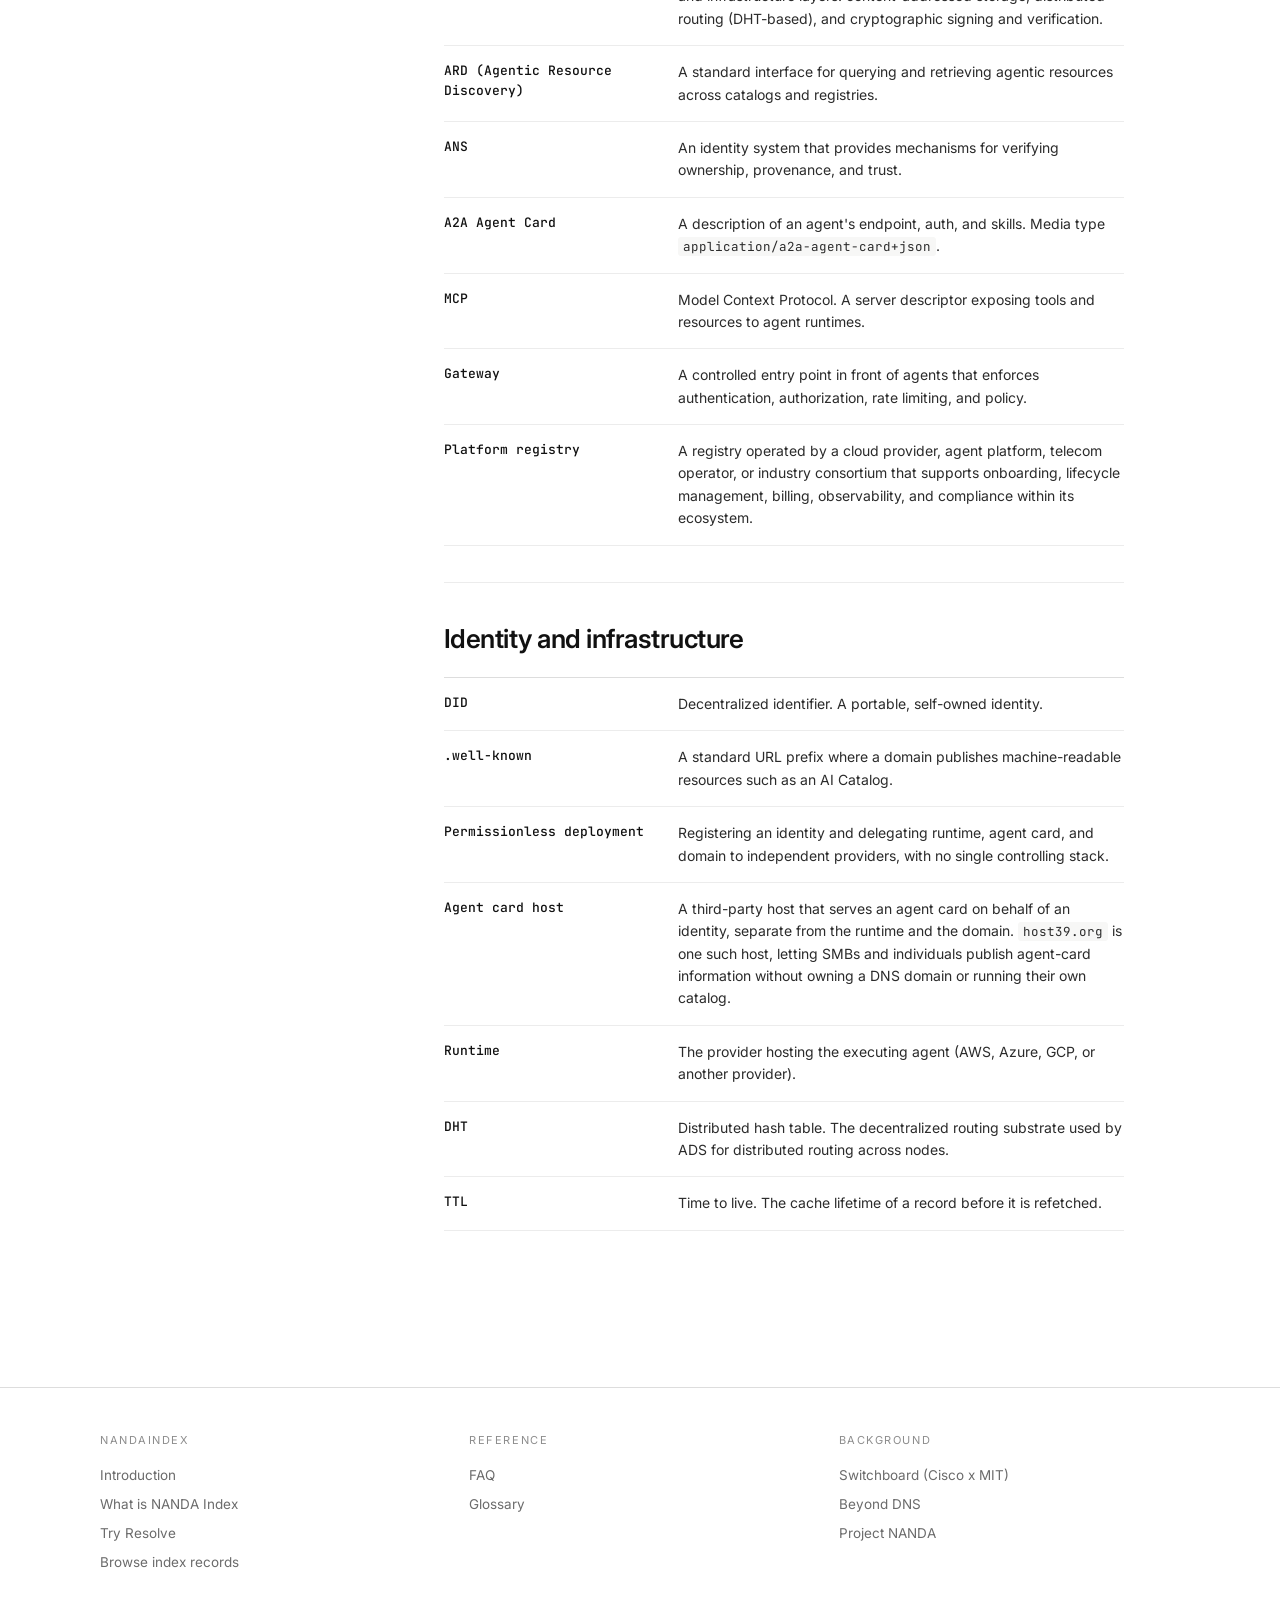
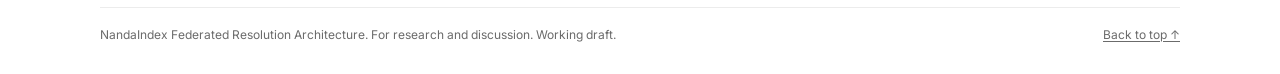
<file: glossary.html>
<!doctype html>
<html lang="en">
<head>
  <meta charset="utf-8" />
  <meta name="viewport" content="width=device-width, initial-scale=1" />
  <title>Glossary · NandaIndex</title>
  <meta name="description" content="NandaIndex glossary: AI Catalog, Catalog Entry, DNS-AID, AGNTCY ADS, ARD, ANS, DID, A2A, MCP, discovery object, resolution role, permissionless deployment, and related terms." />
  <link rel="stylesheet" href="styles.css?v=6" />
</head>
<body>

  <header class="topbar">
    <div class="brand">
      <a href="index.html" class="brand-link"><strong>NANDA</strong> Index</a>
      <span class="tag">Working draft</span>
    </div>
    <nav class="navlinks">
      <a href="explore.html">Browse</a>
      <a href="faq.html">FAQ</a>
      <a href="glossary.html" class="active">Glossary</a>
    </nav>
  </header>

  <div class="doc-wrap">
    <header class="doc-hero">
      <p class="eyebrow">Reference</p>
      <h1>Glossary</h1>
      <p class="subtitle">Terms used across the index records, the resolution path, and the bridged discovery systems.</p>
    </header>

    <div class="doc-layout">
      <aside class="docnav" aria-label="Contents">
        <p class="docnav-title">Groups</p>
        <ol>
          <li><a href="#core">Core model</a></li>
          <li><a href="#mechanisms">Discovery mechanisms</a></li>
          <li><a href="#infra">Identity and infrastructure</a></li>
        </ol>
      </aside>

      <article class="doc">

        <section id="core">
          <h2>Core model</h2>
          <div class="gloss">
            <div class="gloss-row"><div class="gloss-term">NandaIndex</div><div class="gloss-def">A federated index of AI Catalog-formatted resolution records, a global switchboard for agent discovery. Each entry maps an identity to a discovery entry point. A distributed index of pointers rather than a centralized registry.</div></div>
            <div class="gloss-row"><div class="gloss-term">Switchboard</div><div class="gloss-def">The global switchboard model: a federated resolution layer that maps identities to the appropriate discovery mechanism, bridging discovery systems rather than replacing them.</div></div>
            <div class="gloss-row"><div class="gloss-term">AI Catalog</div><div class="gloss-def">A typed, nestable, machine-readable container for heterogeneous AI artifacts (A2A cards, MCP descriptors, nested catalogs, tools, skills, datasets, gateways). Media type <code>application/ai-catalog+json</code>.</div></div>
            <div class="gloss-row"><div class="gloss-term">Catalog Entry</div><div class="gloss-def">A single record inside AI Catalog that maps an <code>identifier</code> to a target. NandaIndex uses it as its index-record format: <code>identifier</code>, <code>displayName</code>, <code>mediaType</code>, a <code>url</code> or inline <code>data</code>, <code>description</code>, <code>tags</code>, <code>publisher</code>, and <code>metadata</code>.</div></div>
            <div class="gloss-row"><div class="gloss-term">Publisher</div><div class="gloss-def">The identity that publishes an index record, given as an <code>identifier</code>, <code>displayName</code>, and <code>identityType</code> (dns, email, or system).</div></div>
            <div class="gloss-row"><div class="gloss-term">Discovery object</div><div class="gloss-def">The target an identity resolves to: a catalog, a DNS-AID record, an ADS entry, a gateway, a hosted agent card, or a sector registry.</div></div>
            <div class="gloss-row"><div class="gloss-term">Resolution role</div><div class="gloss-def">The metadata field <code>org.projectnanda.resolutionRole</code>, which in the index-record examples carries values such as <code>nested-ai-catalog</code>, <code>dns-aid-pointer</code>, <code>smb-agent-card</code>, <code>personal-agent-card</code>, and <code>ard-endpoint</code>.</div></div>
            <div class="gloss-row"><div class="gloss-term">Identifier (URN / URI)</div><div class="gloss-def">The stable identity an entry resolves: <code>urn:ai:domain:</code>, <code>urn:ai:email:</code>, or <code>urn:ai:system:</code>.</div></div>          </div>
        </section>

        <section id="mechanisms">
          <h2>Discovery mechanisms</h2>
          <div class="gloss">
            <div class="gloss-row"><div class="gloss-term">DNS-AID</div><div class="gloss-def">AI Agent Discovery via DNS. Domain-controlled, fast, cacheable resolution through DNS records, published under the <code>_agents.&lt;domain&gt;</code> naming convention (for example <code>refunds._agents.skyblue.com</code>).</div></div>
            <div class="gloss-row"><div class="gloss-term">AGNTCY</div><div class="gloss-def">A Linux Foundation project. The global switchboard proposed by NANDA and AGNTCY was built jointly by Outshift (Cisco) and MIT.</div></div>
            <div class="gloss-row"><div class="gloss-term">ADS (Agent Directory Service)</div><div class="gloss-def">AGNTCY distributed directory service implementing the discovery and infrastructure layers: content-addressed storage, distributed routing (DHT-based), and cryptographic signing and verification.</div></div>
            <div class="gloss-row"><div class="gloss-term">ARD (Agentic Resource Discovery)</div><div class="gloss-def">A standard interface for querying and retrieving agentic resources across catalogs and registries.</div></div>
            <div class="gloss-row"><div class="gloss-term">ANS</div><div class="gloss-def">An identity system that provides mechanisms for verifying ownership, provenance, and trust.</div></div>
            <div class="gloss-row"><div class="gloss-term">A2A Agent Card</div><div class="gloss-def">A description of an agent's endpoint, auth, and skills. Media type <code>application/a2a-agent-card+json</code>.</div></div>
            <div class="gloss-row"><div class="gloss-term">MCP</div><div class="gloss-def">Model Context Protocol. A server descriptor exposing tools and resources to agent runtimes.</div></div>
            <div class="gloss-row"><div class="gloss-term">Gateway</div><div class="gloss-def">A controlled entry point in front of agents that enforces authentication, authorization, rate limiting, and policy.</div></div>
            <div class="gloss-row"><div class="gloss-term">Platform registry</div><div class="gloss-def">A registry operated by a cloud provider, agent platform, telecom operator, or industry consortium that supports onboarding, lifecycle management, billing, observability, and compliance within its ecosystem.</div></div>          </div>
        </section>

        <section id="infra">
          <h2>Identity and infrastructure</h2>
          <div class="gloss">
            <div class="gloss-row"><div class="gloss-term">DID</div><div class="gloss-def">Decentralized identifier. A portable, self-owned identity.</div></div>
            <div class="gloss-row"><div class="gloss-term">.well-known</div><div class="gloss-def">A standard URL prefix where a domain publishes machine-readable resources such as an AI Catalog.</div></div>
            <div class="gloss-row"><div class="gloss-term">Permissionless deployment</div><div class="gloss-def">Registering an identity and delegating runtime, agent card, and domain to independent providers, with no single controlling stack.</div></div>
            <div class="gloss-row"><div class="gloss-term">Agent card host</div><div class="gloss-def">A third-party host that serves an agent card on behalf of an identity, separate from the runtime and the domain. <code>host39.org</code> is one such host, letting SMBs and individuals publish agent-card information without owning a DNS domain or running their own catalog.</div></div>
            <div class="gloss-row"><div class="gloss-term">Runtime</div><div class="gloss-def">The provider hosting the executing agent (AWS, Azure, GCP, or another provider).</div></div>
            <div class="gloss-row"><div class="gloss-term">DHT</div><div class="gloss-def">Distributed hash table. The decentralized routing substrate used by ADS for distributed routing across nodes.</div></div>            <div class="gloss-row"><div class="gloss-term">TTL</div><div class="gloss-def">Time to live. The cache lifetime of a record before it is refetched.</div></div>
          </div>
        </section>

      </article>
    </div>
  </div>

  <footer class="site-footer">
    <div class="foot-cols">
      <div class="foot-col">
        <p class="foot-h">NandaIndex</p>
        <a href="index.html#intro">Introduction</a>
        <a href="index.html#what">What is NANDA Index</a>
        <a href="index.html#resolve">Try Resolve</a>
        <a href="explore.html">Browse index records</a>
      </div>
      <div class="foot-col">
        <p class="foot-h">Reference</p>
        <a href="faq.html">FAQ</a>
        <a href="glossary.html">Glossary</a>
      </div>
      <div class="foot-col">
        <p class="foot-h">Background</p>
        <a href="https://outshift.cisco.com/blog/ai-ml/outshift-mit-agentic-web" target="_blank" rel="noopener">Switchboard (Cisco x MIT)</a>
        <a href="https://arxiv.org/abs/2507.14263" target="_blank" rel="noopener">Beyond DNS</a>
        <a href="https://projectnanda.org" target="_blank" rel="noopener">Project NANDA</a>
      </div>
    </div>
    <div class="foot-base">
      <span>NandaIndex Federated Resolution Architecture. For research and discussion. Working draft.</span>
      <a href="#" class="foot-top">Back to top ↑</a>
    </div>
  </footer>

  <script>
    (function () {
      var links = Array.prototype.slice.call(document.querySelectorAll('.docnav a'));
      var map = {};
      links.forEach(function (a) { map[a.getAttribute('href').slice(1)] = a; });
      var secs = Array.prototype.slice.call(document.querySelectorAll('.doc section'));
      if (!('IntersectionObserver' in window) || !secs.length) return;
      var io = new IntersectionObserver(function (entries) {
        entries.forEach(function (e) {
          if (!e.isIntersecting) return;
          links.forEach(function (a) { a.classList.remove('current'); });
          var cur = map[e.target.id];
          if (cur) cur.classList.add('current');
        });
      }, { rootMargin: '-20% 0px -70% 0px' });
      secs.forEach(function (s) { io.observe(s); });
    })();
  </script>
</body>
</html>
</file>
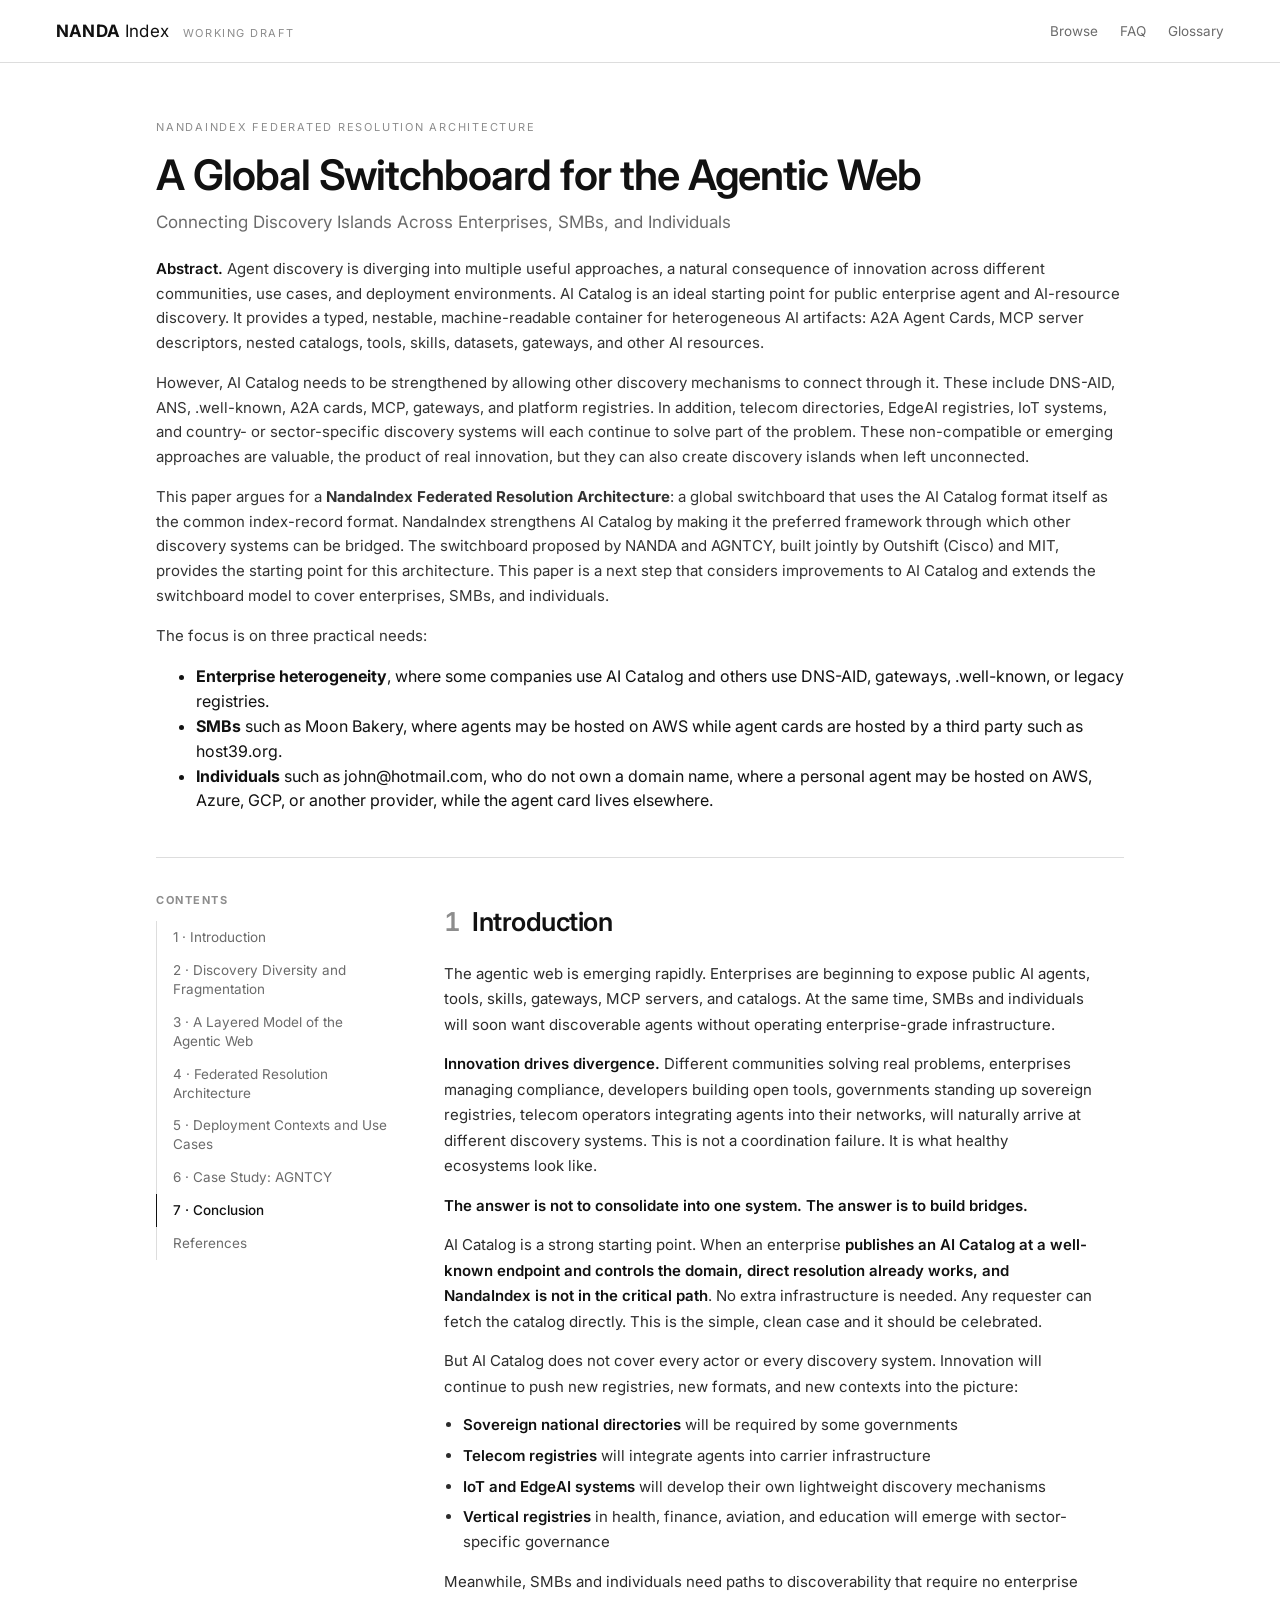
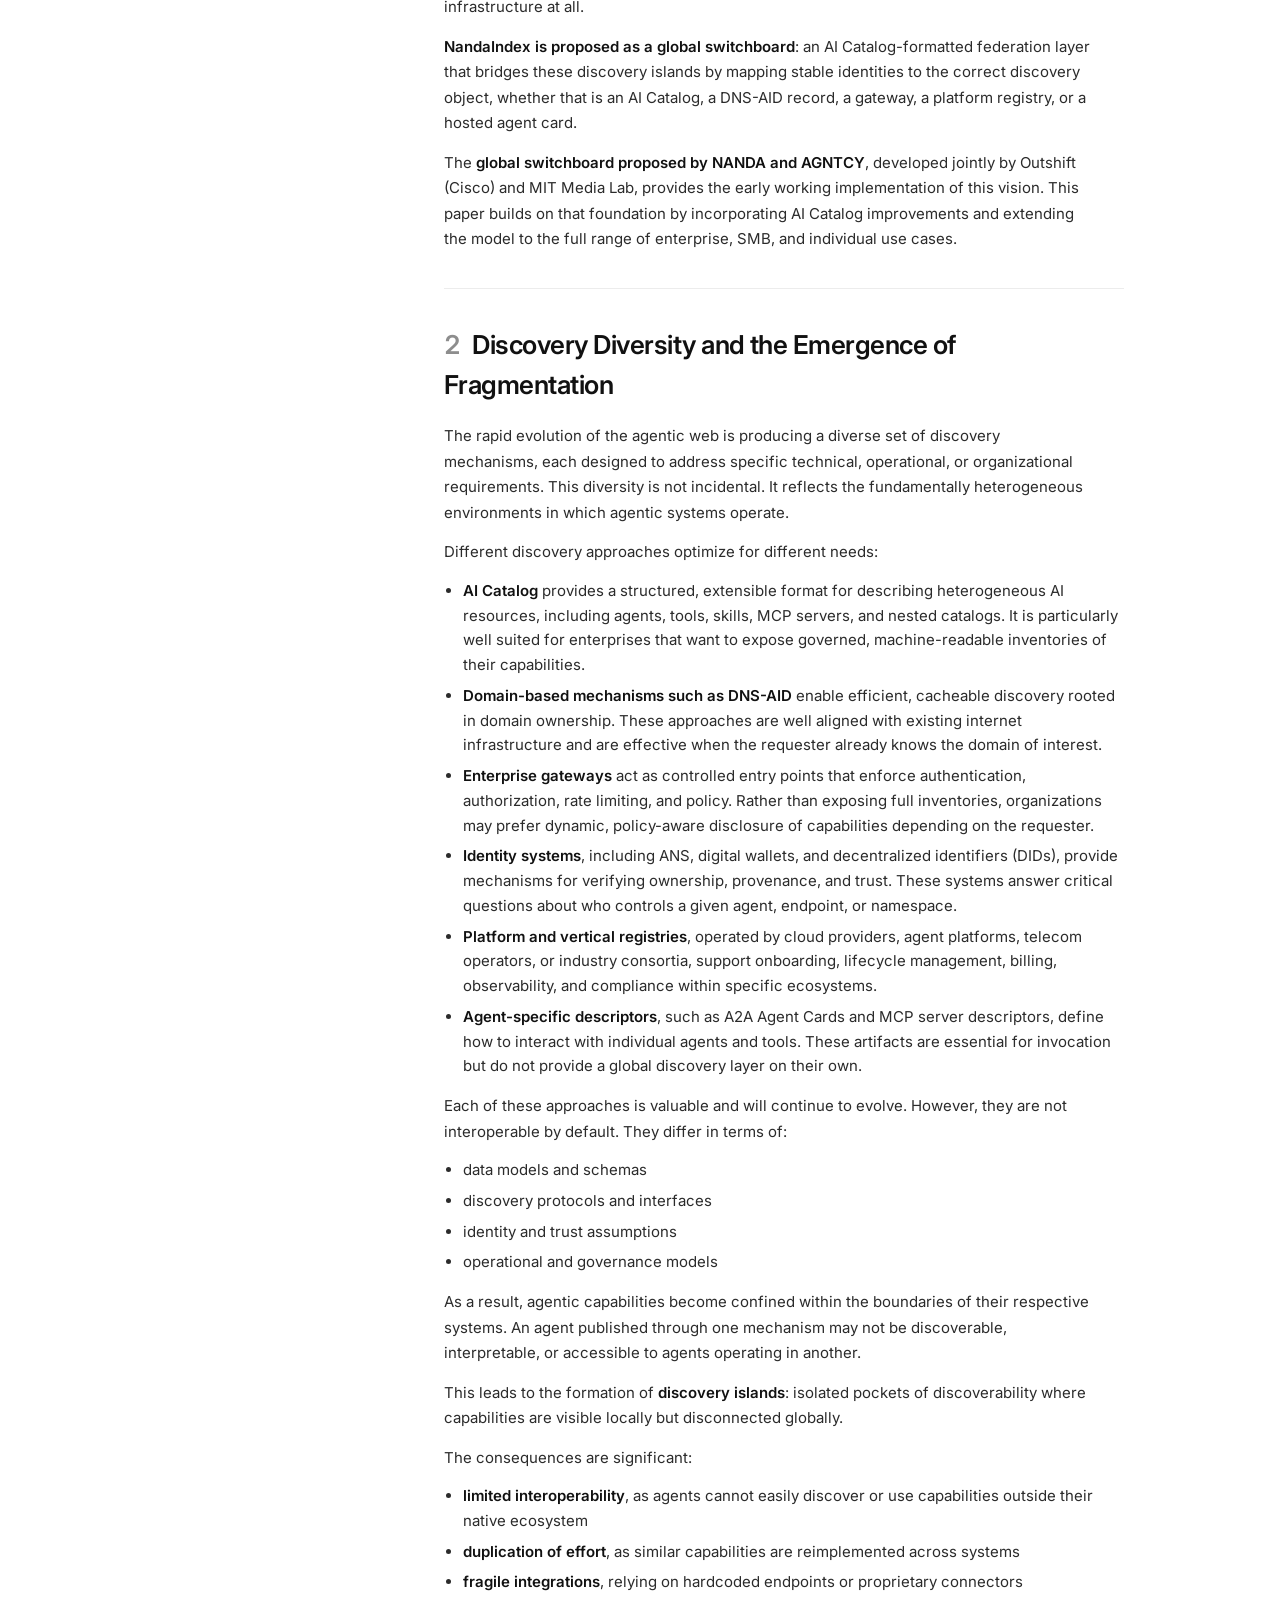
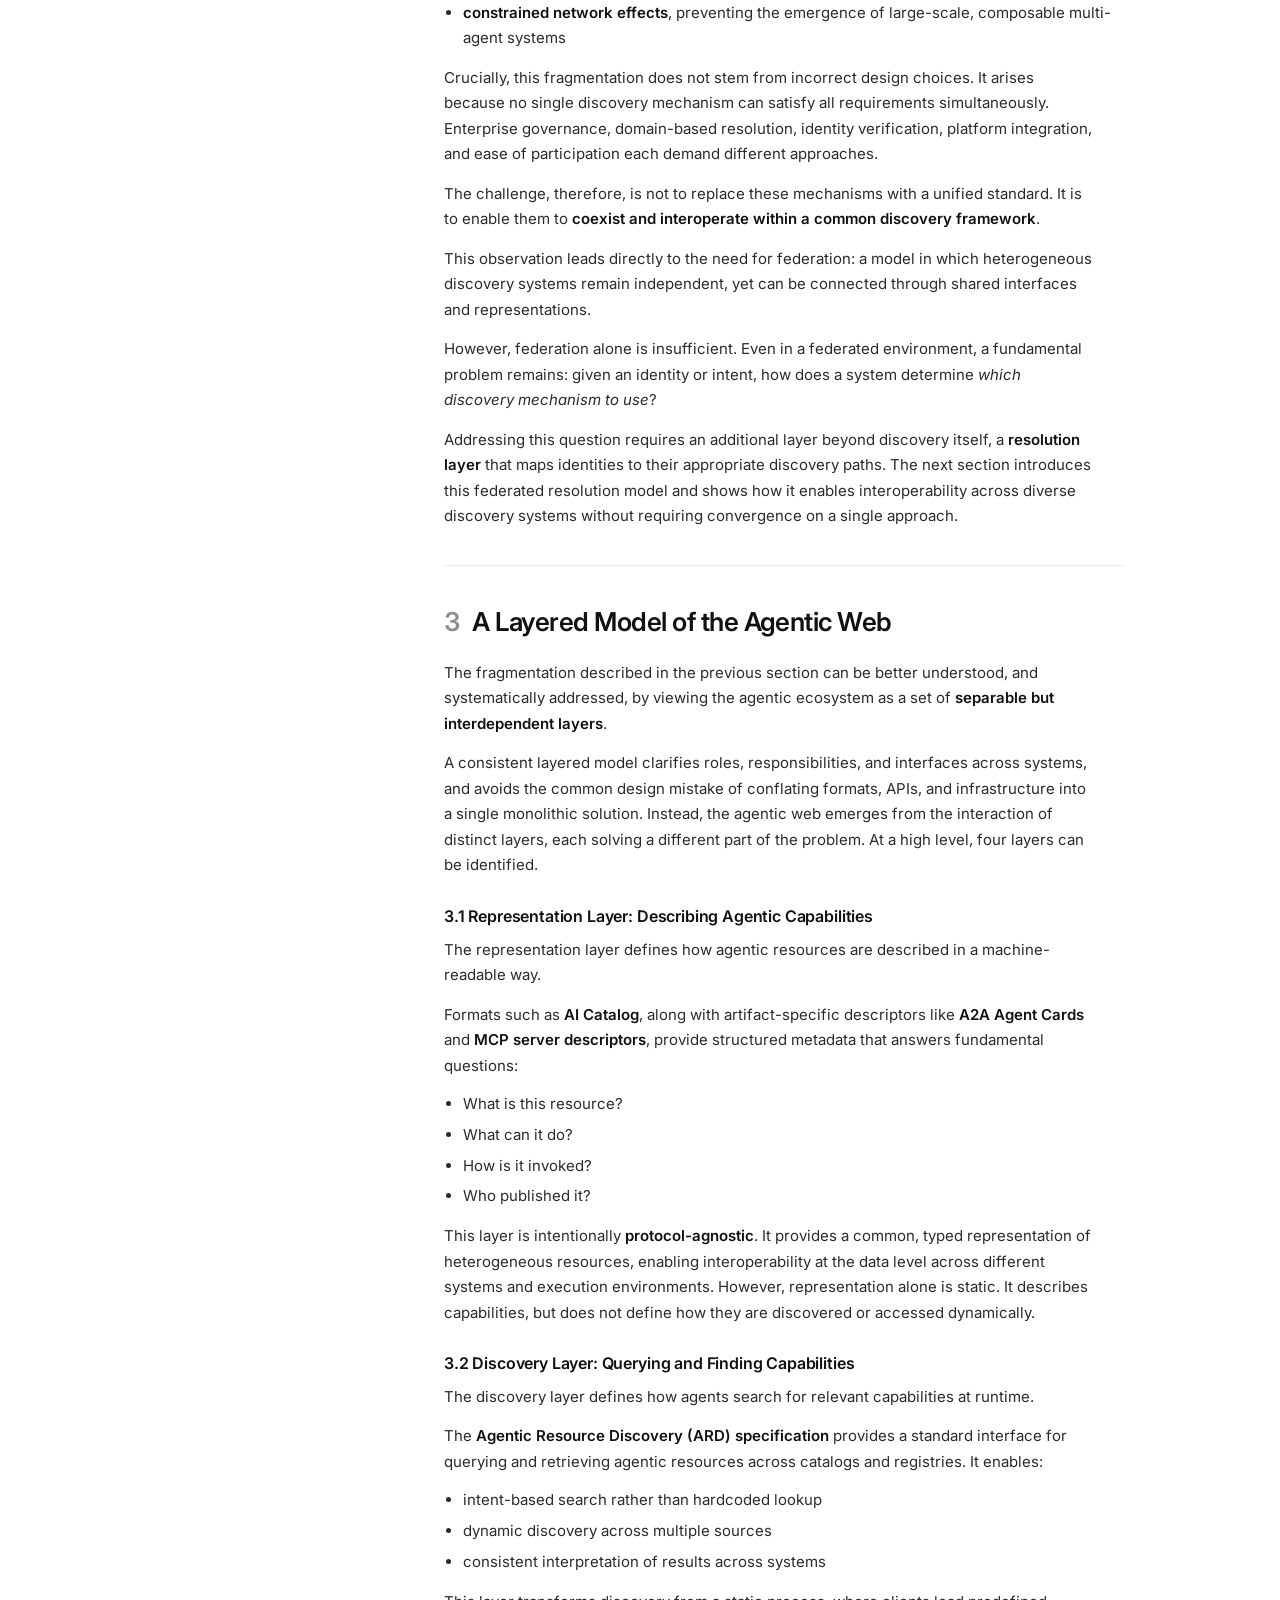
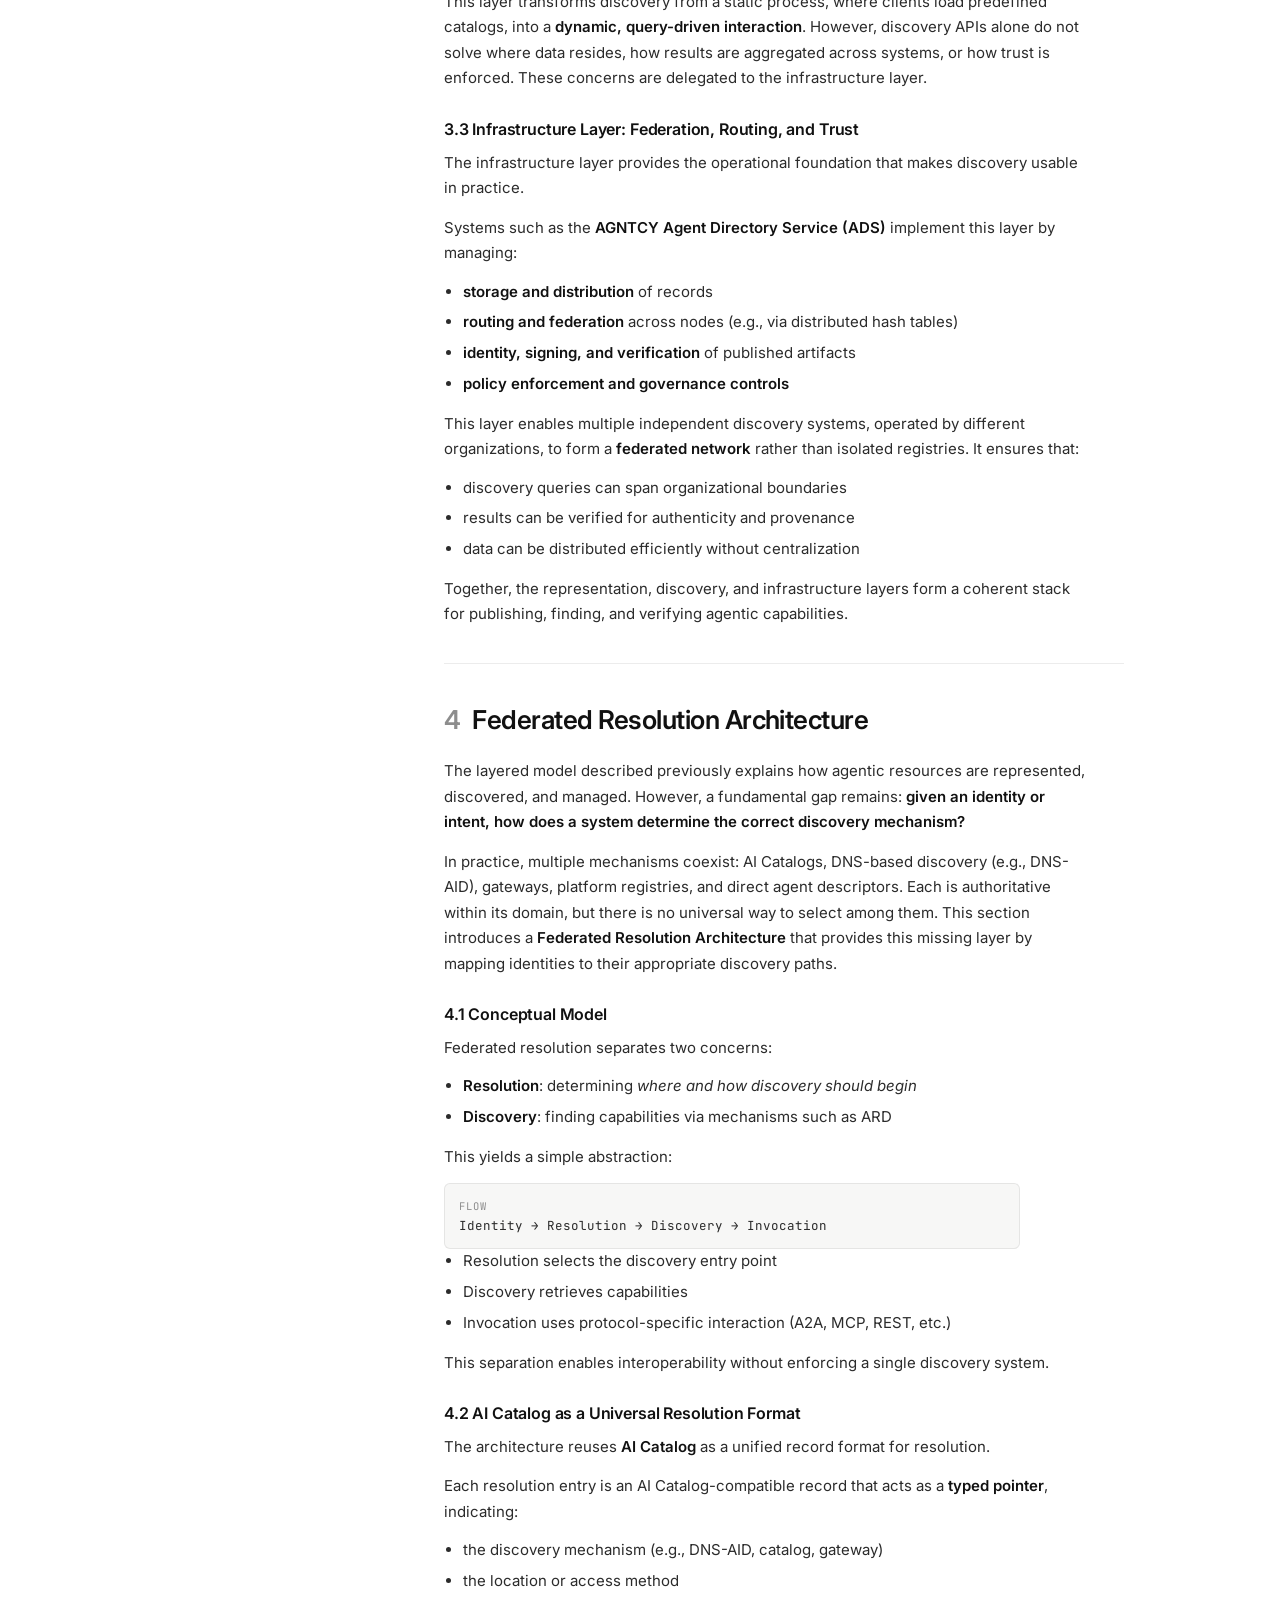
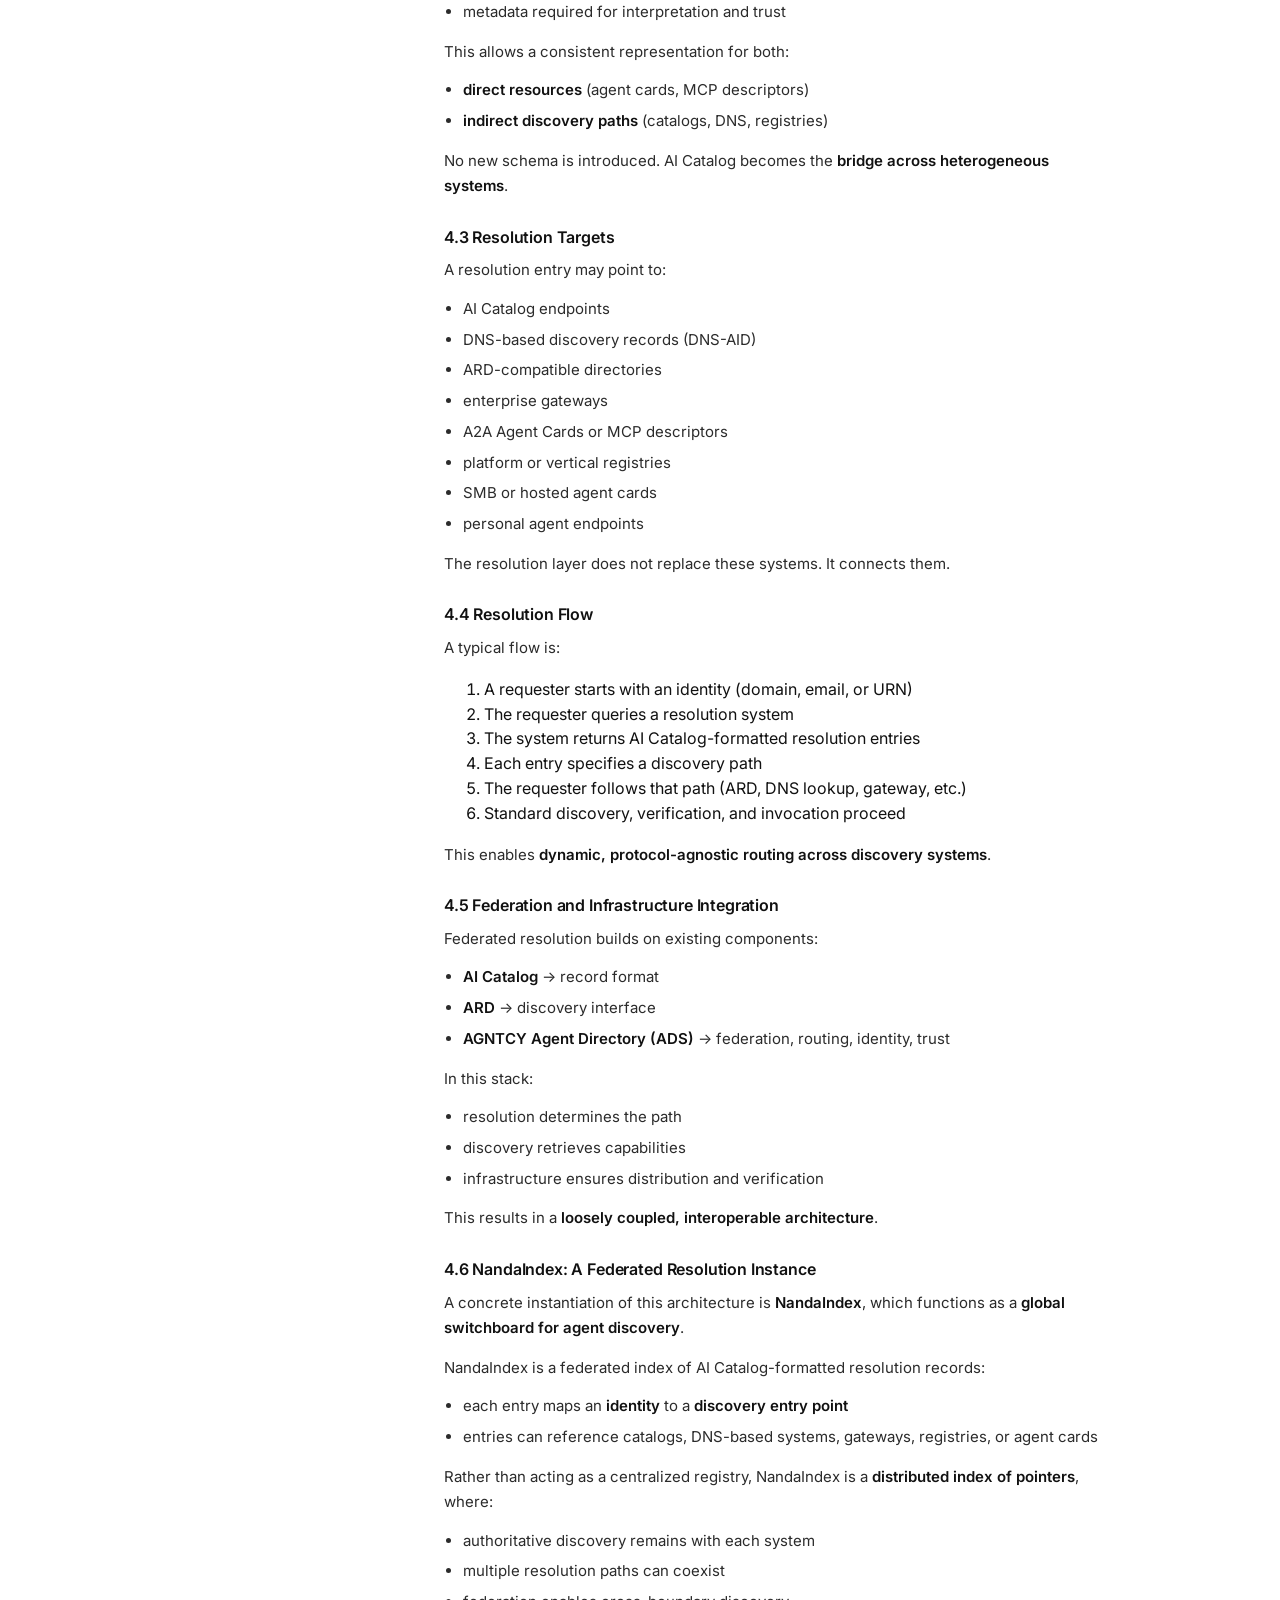
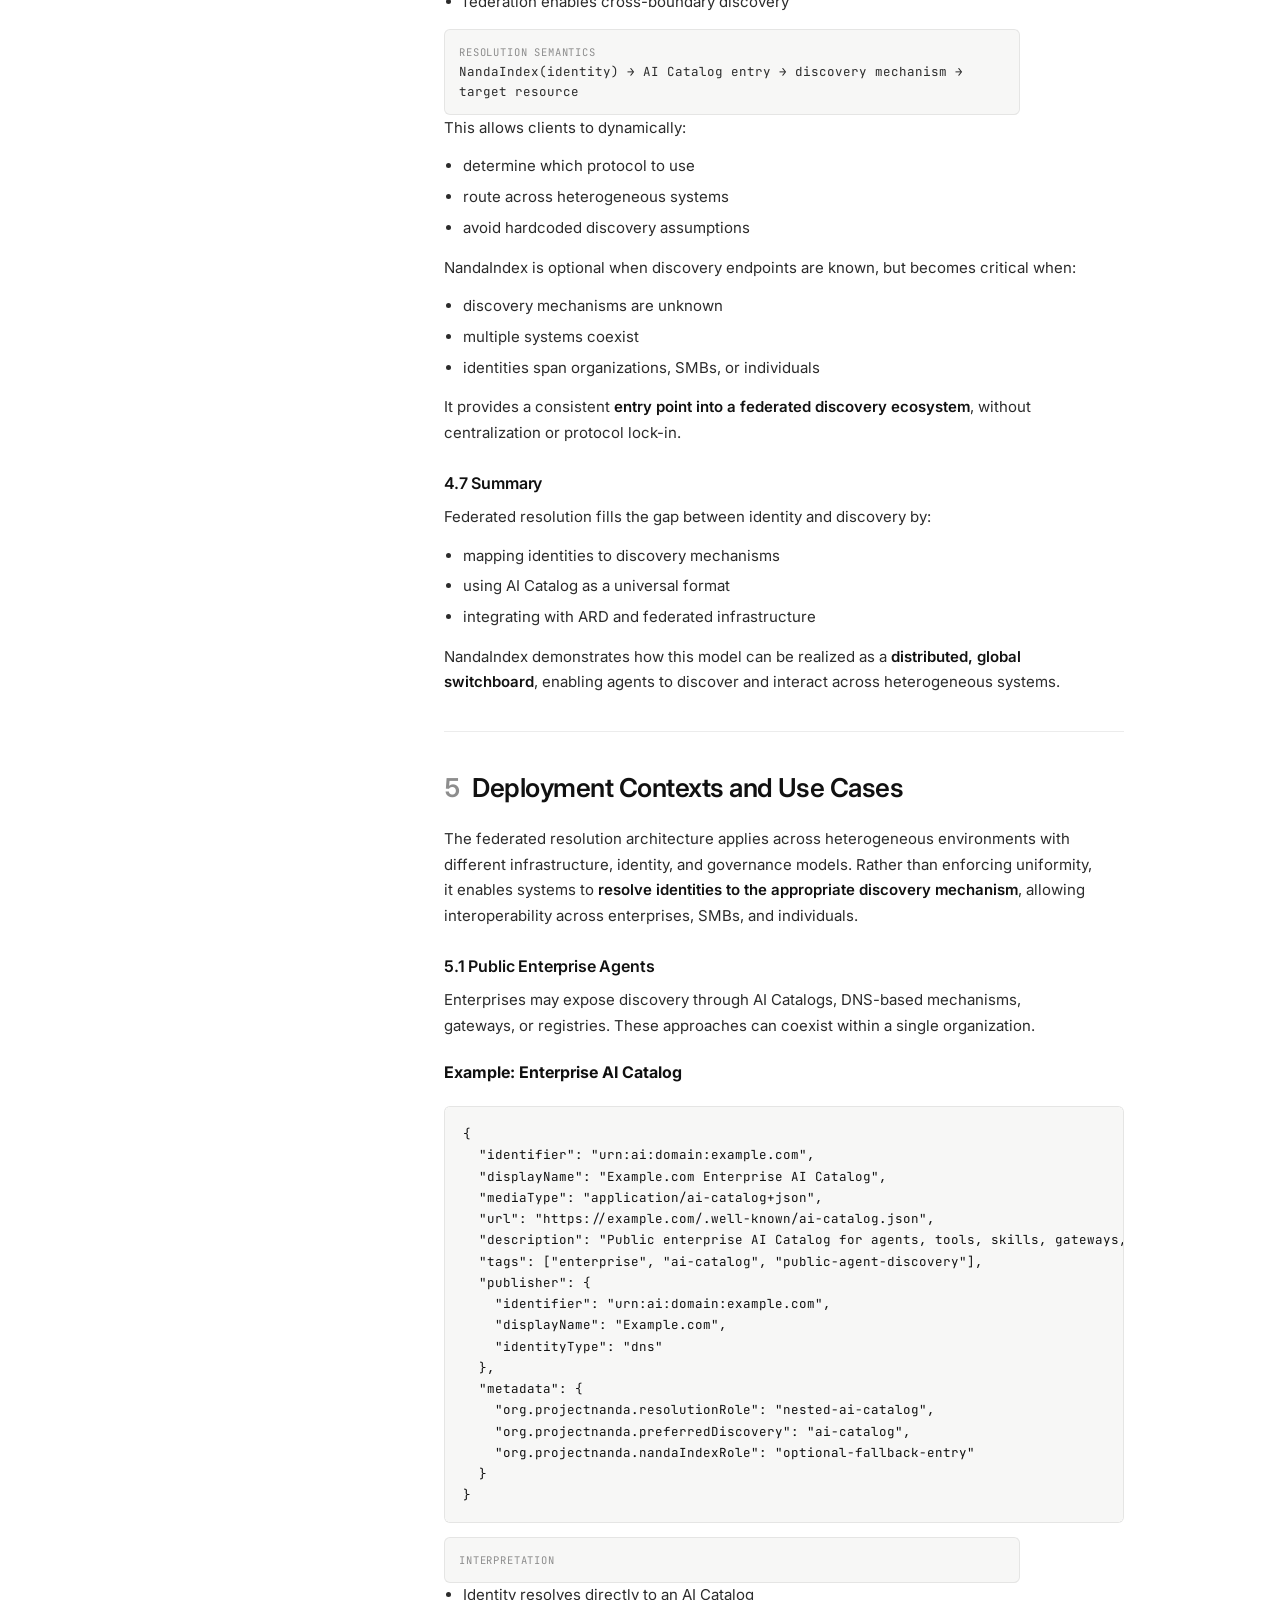
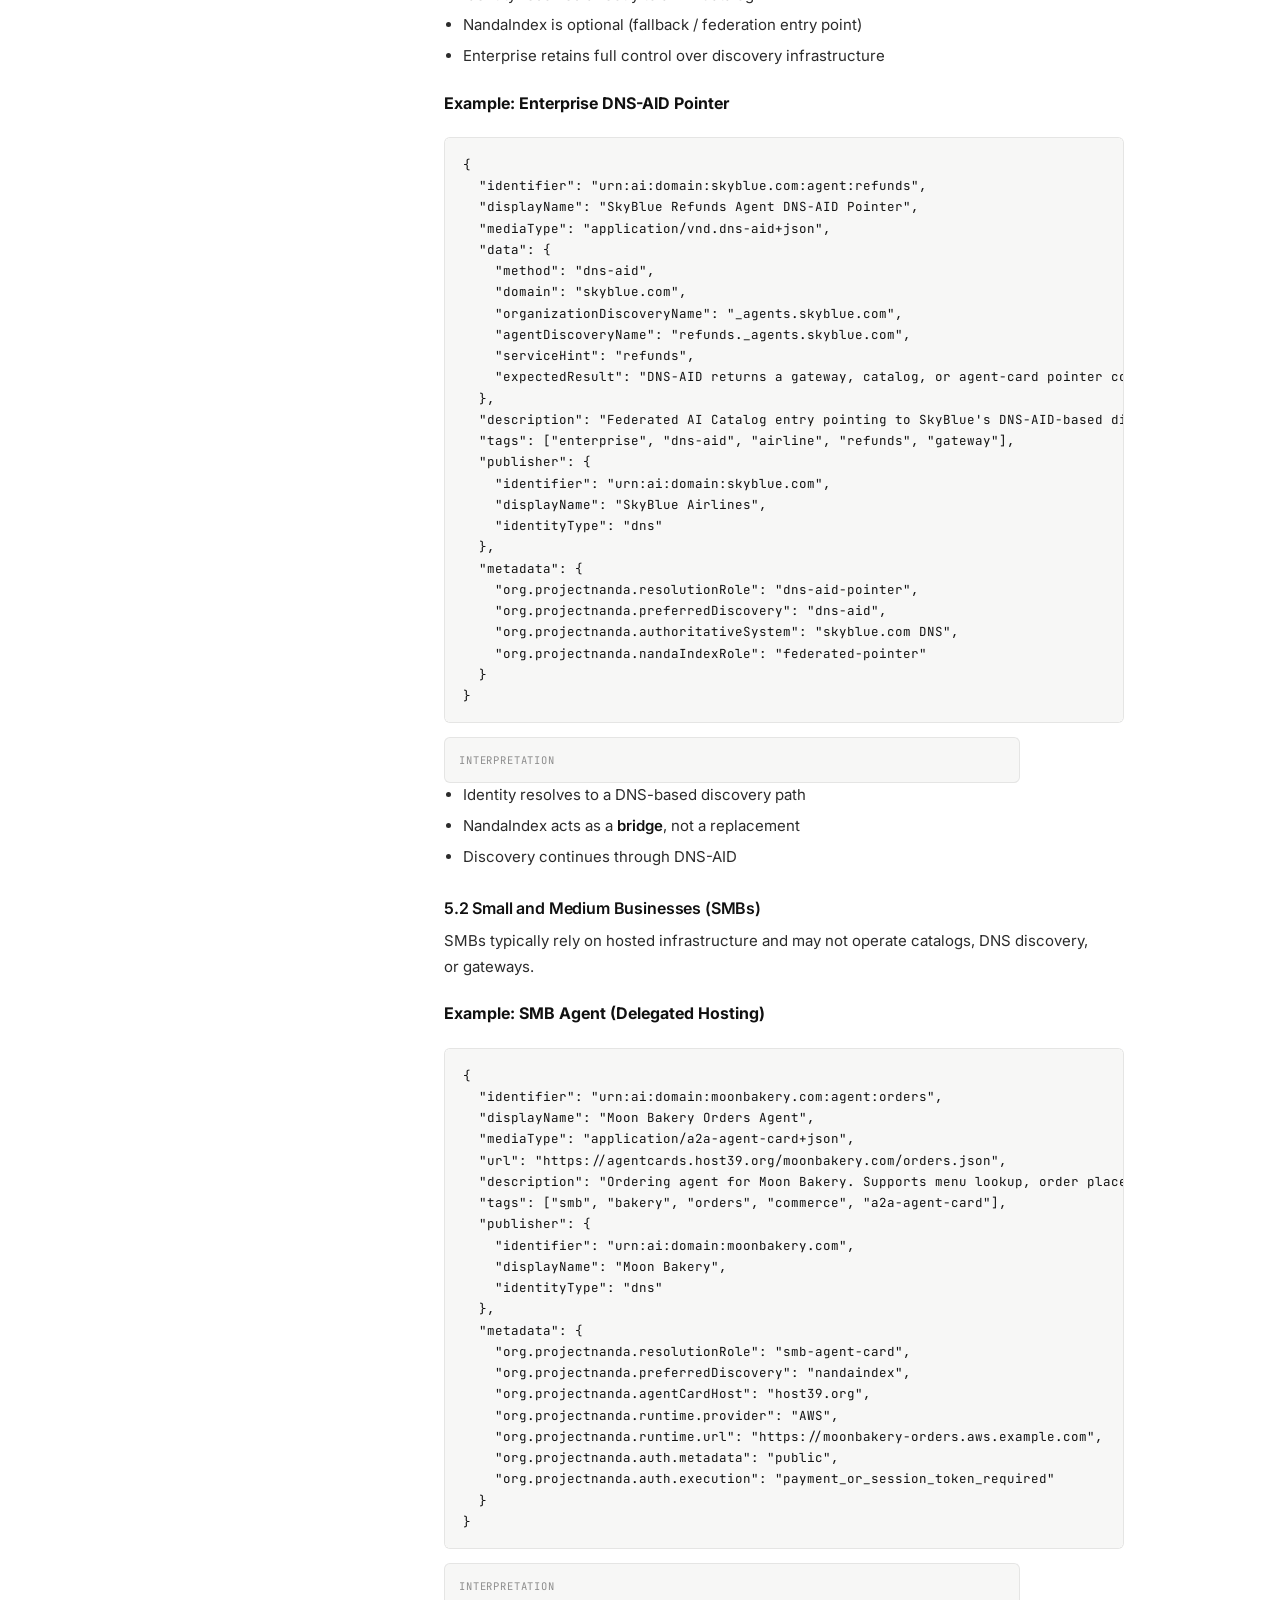
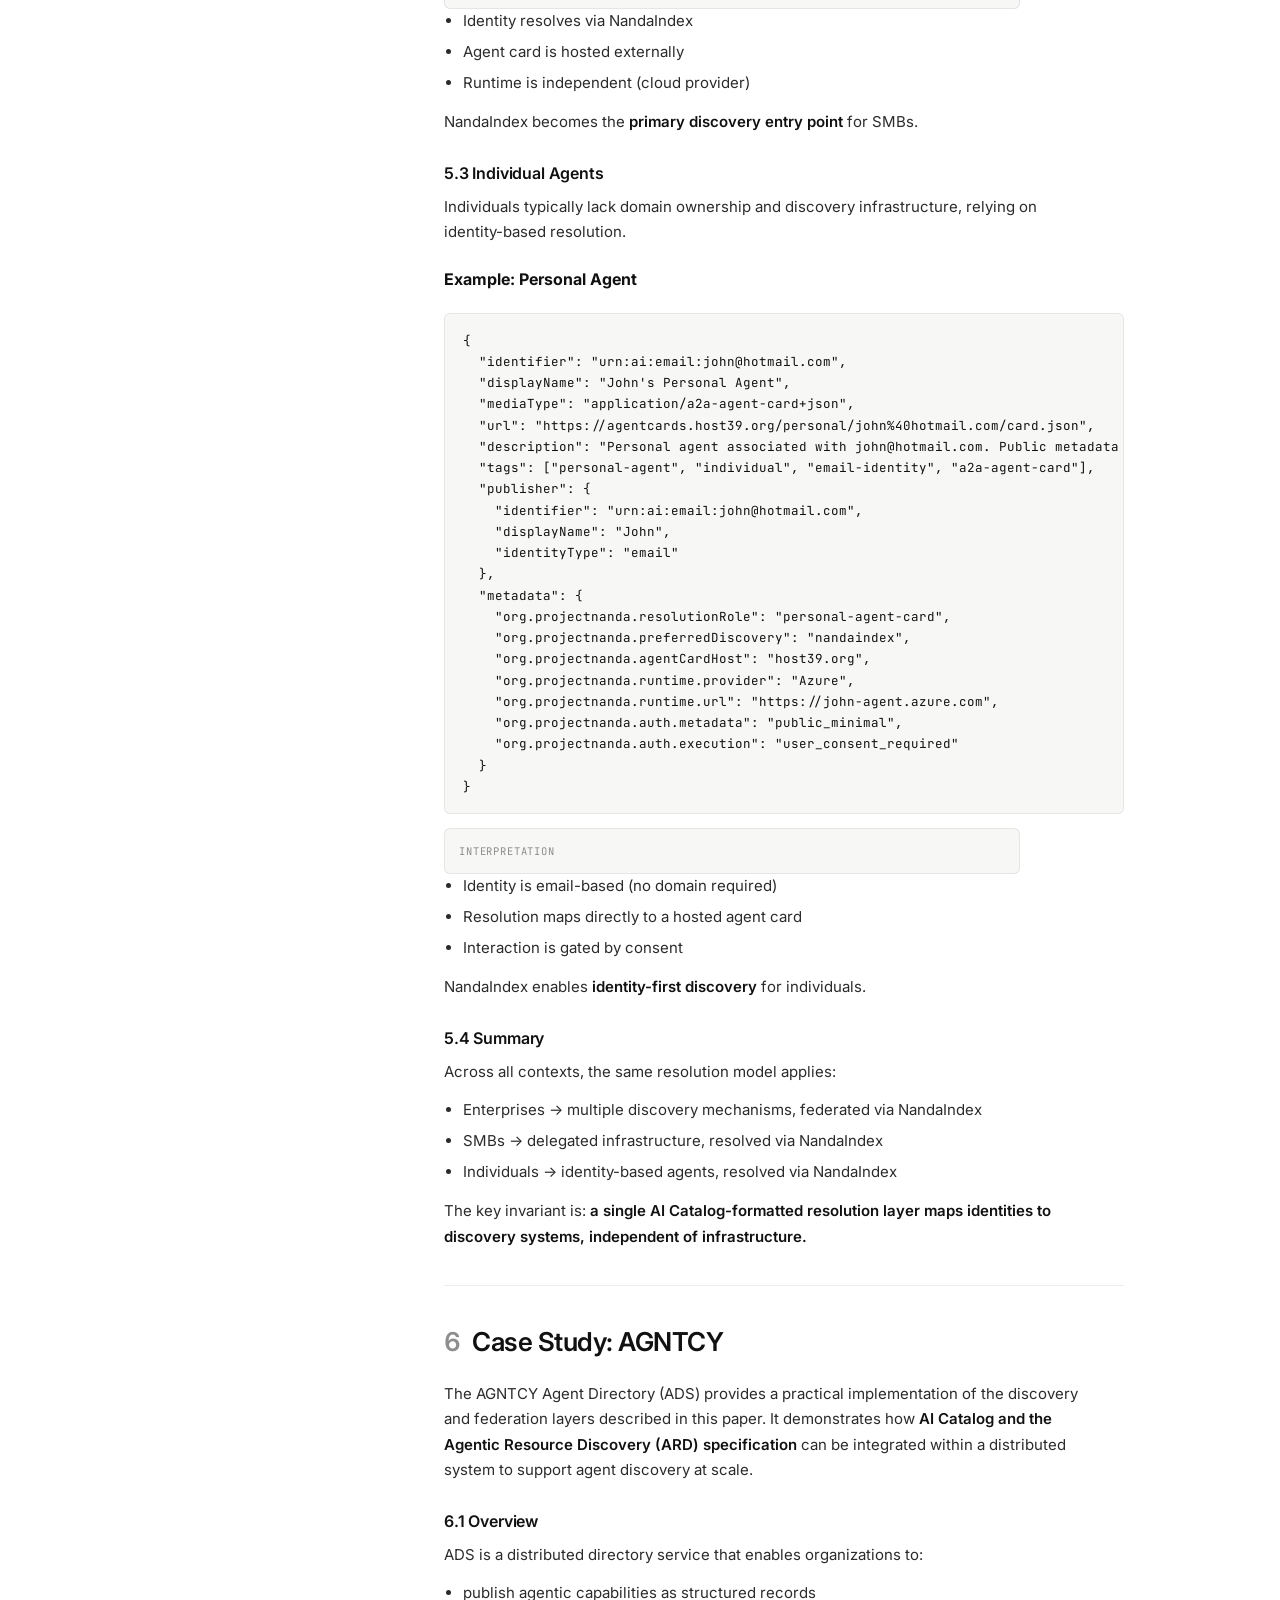
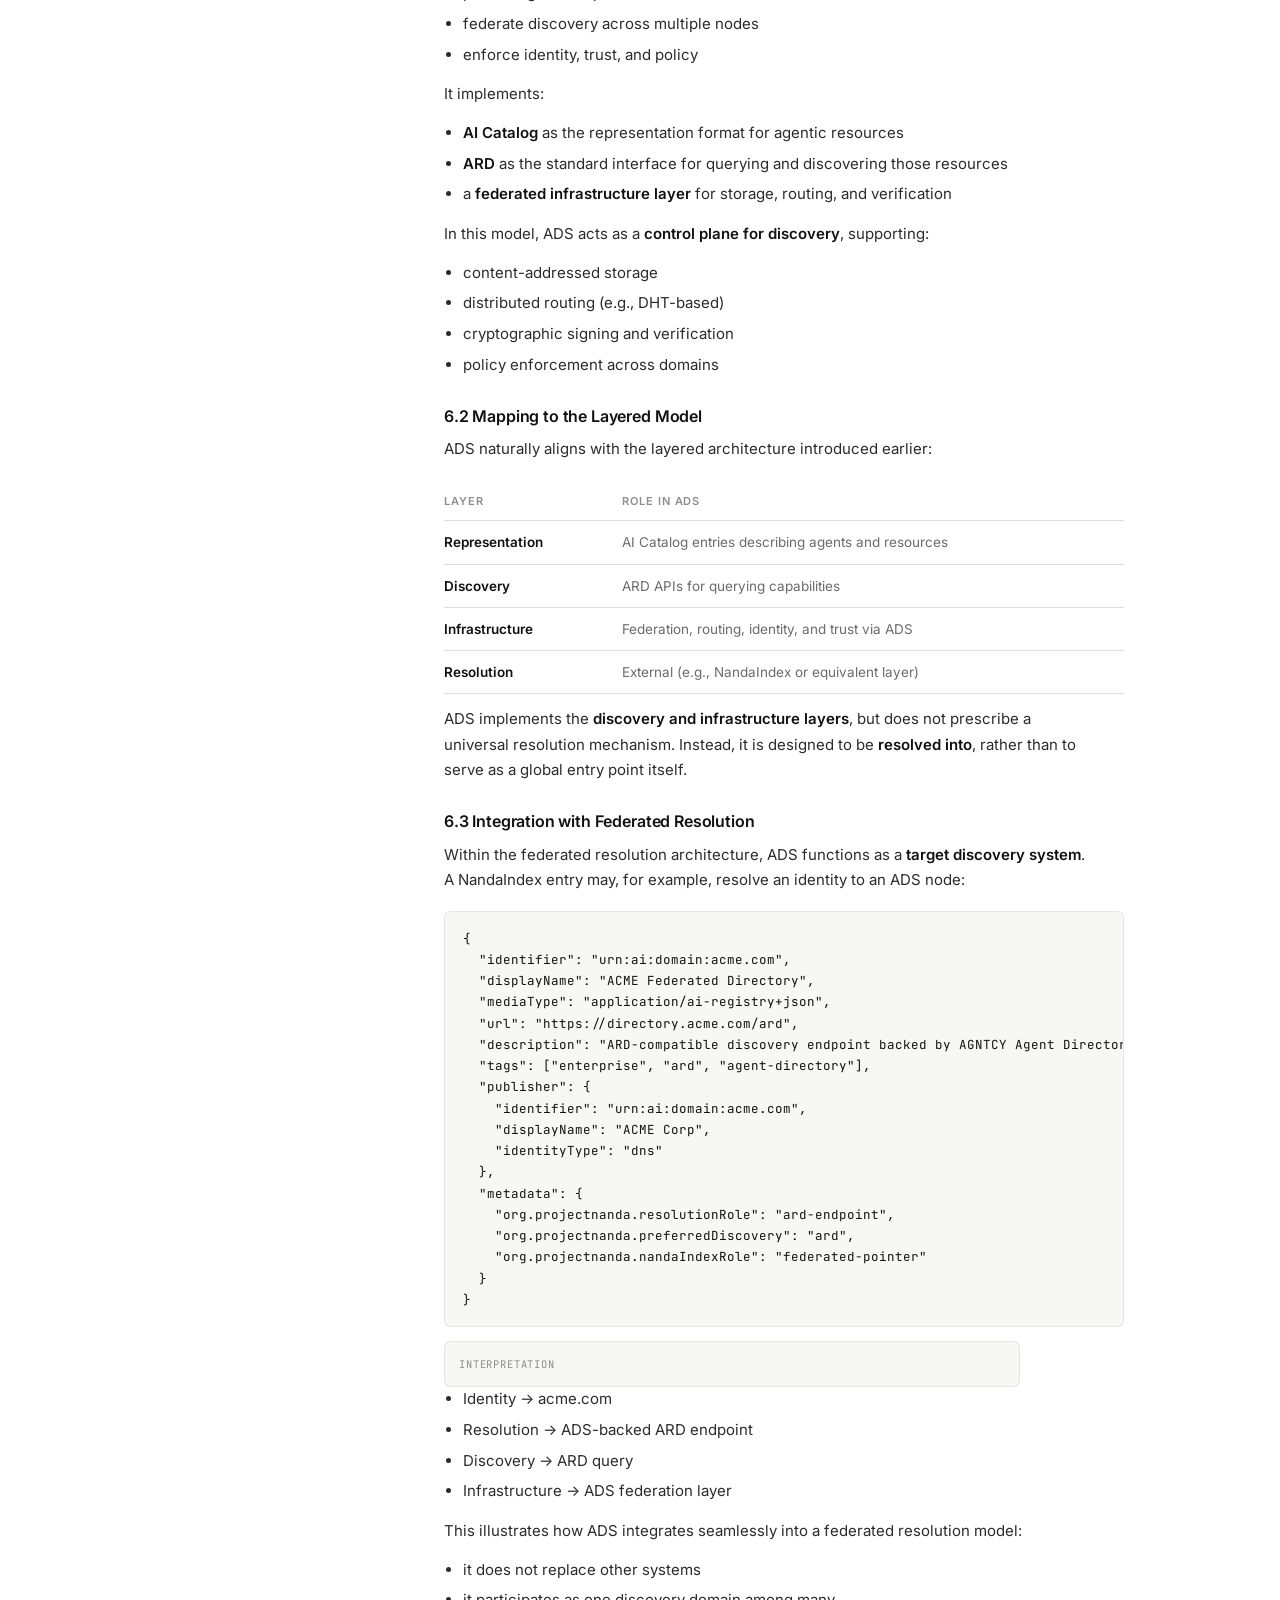
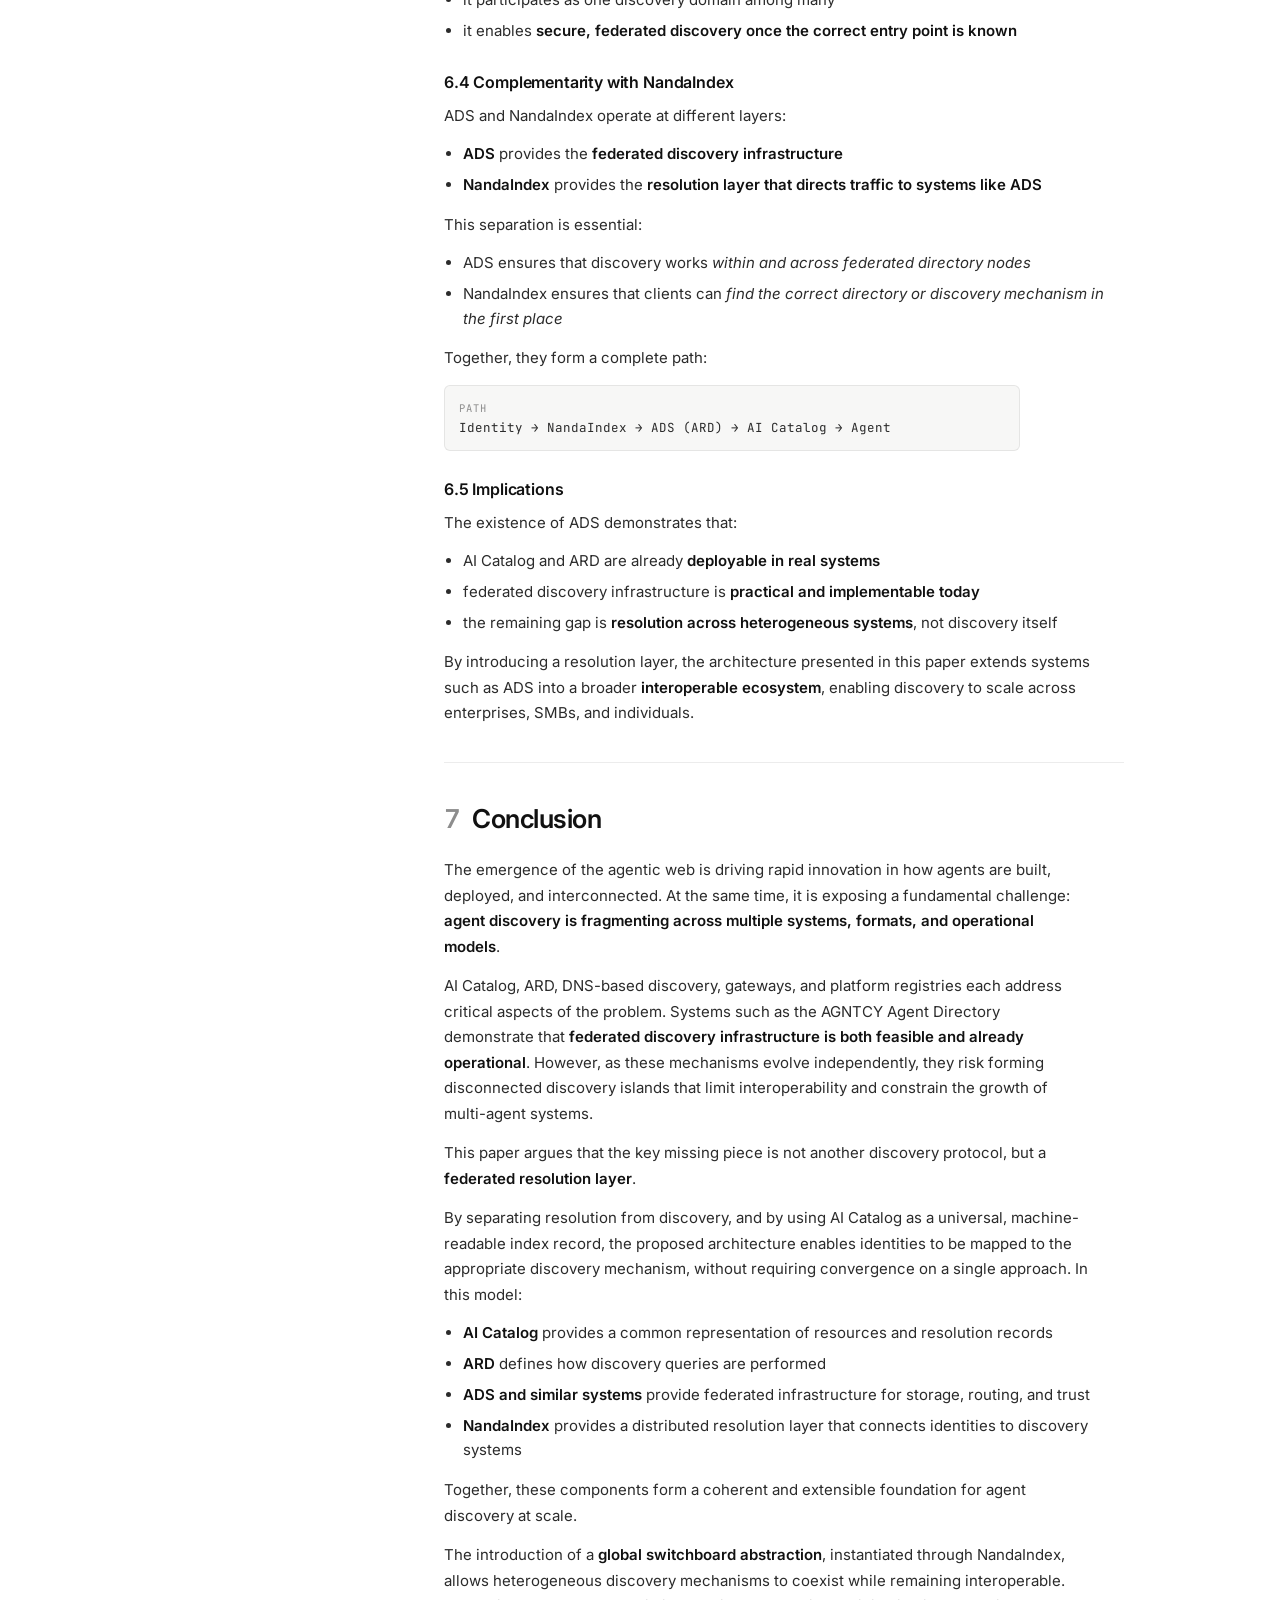
<file: paper.html>
<!doctype html>
<html lang="en">
<head>
  <meta charset="utf-8" />
  <meta name="viewport" content="width=device-width, initial-scale=1" />
  <title>A Global Switchboard for the Agentic Web · NandaIndex</title>
  <meta name="description" content="A Global Switchboard for the Agentic Web: connecting discovery islands across enterprises, SMBs, and individuals through a NandaIndex Federated Resolution Architecture." />
  <link rel="stylesheet" href="styles.css?v=6" />
</head>
<body>

  <!-- ============ TOPBAR ============ -->
  <header class="topbar">
    <div class="brand">
      <a href="index.html" class="brand-link"><strong>NANDA</strong> Index</a>
      <span class="tag">Working draft</span>
    </div>
    <nav class="navlinks">
      <a href="explore.html">Browse</a>
      <a href="faq.html">FAQ</a>
      <a href="glossary.html">Glossary</a>
    </nav>
  </header>

  <div class="doc-wrap">

    <!-- ============ TITLE + ABSTRACT ============ -->
    <header class="doc-hero">
      <p class="eyebrow">NandaIndex Federated Resolution Architecture</p>
      <h1>A Global Switchboard for the Agentic Web</h1>
      <p class="subtitle">Connecting Discovery Islands Across Enterprises, SMBs, and Individuals</p>
      <p class="abstract">
        <span class="al">Abstract.</span> Agent discovery is diverging into multiple useful approaches,
        a natural consequence of innovation across different communities, use cases, and deployment
        environments. AI Catalog is an ideal starting point for public enterprise agent and AI-resource
        discovery. It provides a typed, nestable, machine-readable container for heterogeneous AI
        artifacts: A2A Agent Cards, MCP server descriptors, nested catalogs, tools, skills, datasets,
        gateways, and other AI resources.
      </p>
      <p class="abstract">
        However, AI Catalog needs to be strengthened by allowing other discovery mechanisms to connect
        through it. These include DNS-AID, ANS, .well-known, A2A cards, MCP, gateways, and platform
        registries. In addition, telecom directories, EdgeAI registries, IoT systems, and country- or
        sector-specific discovery systems will each continue to solve part of the problem. These
        non-compatible or emerging approaches are valuable, the product of real innovation, but they can
        also create discovery islands when left unconnected.
      </p>
      <p class="abstract">
        This paper argues for a <strong>NandaIndex Federated Resolution Architecture</strong>: a global
        switchboard that uses the AI Catalog format itself as the common index-record format. NandaIndex
        strengthens AI Catalog by making it the preferred framework through which other discovery systems
        can be bridged. The switchboard proposed by NANDA and AGNTCY, built jointly by Outshift (Cisco)
        and MIT, provides the starting point for this architecture. This paper is a next step that
        considers improvements to AI Catalog and extends the switchboard model to cover enterprises,
        SMBs, and individuals.
      </p>
      <p class="abstract">The focus is on three practical needs:</p>
      <ul class="abstract-list">
        <li><strong>Enterprise heterogeneity</strong>, where some companies use AI Catalog and others use DNS-AID, gateways, .well-known, or legacy registries.</li>
        <li><strong>SMBs</strong> such as Moon Bakery, where agents may be hosted on AWS while agent cards are hosted by a third party such as host39.org.</li>
        <li><strong>Individuals</strong> such as john@hotmail.com, who do not own a domain name, where a personal agent may be hosted on AWS, Azure, GCP, or another provider, while the agent card lives elsewhere.</li>
      </ul>
    </header>

    <div class="doc-layout">

      <!-- ============ SECTION INDEX ============ -->
      <aside class="docnav" aria-label="Contents">
        <p class="docnav-title">Contents</p>
        <ol>
          <li><a href="#sec-1">1 · Introduction</a></li>
          <li><a href="#sec-2">2 · Discovery Diversity and Fragmentation</a></li>
          <li><a href="#sec-3">3 · A Layered Model of the Agentic Web</a></li>
          <li><a href="#sec-4">4 · Federated Resolution Architecture</a></li>
          <li><a href="#sec-5">5 · Deployment Contexts and Use Cases</a></li>
          <li><a href="#sec-6">6 · Case Study: AGNTCY</a></li>
          <li><a href="#sec-7">7 · Conclusion</a></li>
          <li><a href="#refs">References</a></li>
        </ol>
      </aside>

      <!-- ============ DOCUMENT BODY ============ -->
      <article class="doc">

        <!-- ===== 1. INTRODUCTION (tab 2) ===== -->
        <section id="sec-1">
          <h2><span class="secno">1</span>Introduction</h2>
          <p>
            The agentic web is emerging rapidly. Enterprises are beginning to expose public AI agents,
            tools, skills, gateways, MCP servers, and catalogs. At the same time, SMBs and individuals
            will soon want discoverable agents without operating enterprise-grade infrastructure.
          </p>
          <p>
            <strong>Innovation drives divergence.</strong> Different communities solving real problems,
            enterprises managing compliance, developers building open tools, governments standing up
            sovereign registries, telecom operators integrating agents into their networks, will
            naturally arrive at different discovery systems. This is not a coordination failure. It is
            what healthy ecosystems look like.
          </p>
          <p><strong>The answer is not to consolidate into one system. The answer is to build bridges.</strong></p>
          <p>
            AI Catalog is a strong starting point. When an enterprise <strong>publishes an AI Catalog at
            a well-known endpoint and controls the domain, direct resolution already works, and NandaIndex
            is not in the critical path</strong>. No extra infrastructure is needed. Any requester can
            fetch the catalog directly. This is the simple, clean case and it should be celebrated.
          </p>
          <p>
            But AI Catalog does not cover every actor or every discovery system. Innovation will continue
            to push new registries, new formats, and new contexts into the picture:
          </p>
          <ul>
            <li><strong>Sovereign national directories</strong> will be required by some governments</li>
            <li><strong>Telecom registries</strong> will integrate agents into carrier infrastructure</li>
            <li><strong>IoT and EdgeAI systems</strong> will develop their own lightweight discovery mechanisms</li>
            <li><strong>Vertical registries</strong> in health, finance, aviation, and education will emerge with sector-specific governance</li>
          </ul>
          <p>
            Meanwhile, SMBs and individuals need paths to discoverability that require no enterprise
            infrastructure at all.
          </p>
          <p>
            <strong>NandaIndex is proposed as a global switchboard</strong>: an AI Catalog-formatted
            federation layer that bridges these discovery islands by mapping stable identities to the
            correct discovery object, whether that is an AI Catalog, a DNS-AID record, a gateway, a
            platform registry, or a hosted agent card.
          </p>
          <p>
            The <strong>global switchboard proposed by NANDA and AGNTCY</strong>, developed jointly by
            Outshift (Cisco) and MIT Media Lab, provides the early working implementation of this vision.
            This paper builds on that foundation by incorporating AI Catalog improvements and extending
            the model to the full range of enterprise, SMB, and individual use cases.
          </p>
        </section>

        <!-- ===== 2. DISCOVERY DIVERSITY (tab 1) ===== -->
        <section id="sec-2">
          <h2><span class="secno">2</span>Discovery Diversity and the Emergence of Fragmentation</h2>
          <p>
            The rapid evolution of the agentic web is producing a diverse set of discovery mechanisms,
            each designed to address specific technical, operational, or organizational requirements.
            This diversity is not incidental. It reflects the fundamentally heterogeneous environments in
            which agentic systems operate.
          </p>
          <p>Different discovery approaches optimize for different needs:</p>
          <ul>
            <li><strong>AI Catalog</strong> provides a structured, extensible format for describing heterogeneous AI resources, including agents, tools, skills, MCP servers, and nested catalogs. It is particularly well suited for enterprises that want to expose governed, machine-readable inventories of their capabilities.</li>
            <li><strong>Domain-based mechanisms such as DNS-AID</strong> enable efficient, cacheable discovery rooted in domain ownership. These approaches are well aligned with existing internet infrastructure and are effective when the requester already knows the domain of interest.</li>
            <li><strong>Enterprise gateways</strong> act as controlled entry points that enforce authentication, authorization, rate limiting, and policy. Rather than exposing full inventories, organizations may prefer dynamic, policy-aware disclosure of capabilities depending on the requester.</li>
            <li><strong>Identity systems</strong>, including ANS, digital wallets, and decentralized identifiers (DIDs), provide mechanisms for verifying ownership, provenance, and trust. These systems answer critical questions about who controls a given agent, endpoint, or namespace.</li>
            <li><strong>Platform and vertical registries</strong>, operated by cloud providers, agent platforms, telecom operators, or industry consortia, support onboarding, lifecycle management, billing, observability, and compliance within specific ecosystems.</li>
            <li><strong>Agent-specific descriptors</strong>, such as A2A Agent Cards and MCP server descriptors, define how to interact with individual agents and tools. These artifacts are essential for invocation but do not provide a global discovery layer on their own.</li>
          </ul>
          <p>
            Each of these approaches is valuable and will continue to evolve. However, they are not
            interoperable by default. They differ in terms of:
          </p>
          <ul>
            <li>data models and schemas</li>
            <li>discovery protocols and interfaces</li>
            <li>identity and trust assumptions</li>
            <li>operational and governance models</li>
          </ul>
          <p>
            As a result, agentic capabilities become confined within the boundaries of their respective
            systems. An agent published through one mechanism may not be discoverable, interpretable, or
            accessible to agents operating in another.
          </p>
          <p>
            This leads to the formation of <strong>discovery islands</strong>: isolated pockets of
            discoverability where capabilities are visible locally but disconnected globally.
          </p>
          <p>The consequences are significant:</p>
          <ul>
            <li><strong>limited interoperability</strong>, as agents cannot easily discover or use capabilities outside their native ecosystem</li>
            <li><strong>duplication of effort</strong>, as similar capabilities are reimplemented across systems</li>
            <li><strong>fragile integrations</strong>, relying on hardcoded endpoints or proprietary connectors</li>
            <li><strong>constrained network effects</strong>, preventing the emergence of large-scale, composable multi-agent systems</li>
          </ul>
          <p>
            Crucially, this fragmentation does not stem from incorrect design choices. It arises because
            no single discovery mechanism can satisfy all requirements simultaneously. Enterprise
            governance, domain-based resolution, identity verification, platform integration, and ease of
            participation each demand different approaches.
          </p>
          <p>
            The challenge, therefore, is not to replace these mechanisms with a unified standard. It is to
            enable them to <strong>coexist and interoperate within a common discovery framework</strong>.
          </p>
          <p>
            This observation leads directly to the need for federation: a model in which heterogeneous
            discovery systems remain independent, yet can be connected through shared interfaces and
            representations.
          </p>
          <p>
            However, federation alone is insufficient. Even in a federated environment, a fundamental
            problem remains: given an identity or intent, how does a system determine <em>which discovery
            mechanism to use</em>?
          </p>
          <p>
            Addressing this question requires an additional layer beyond discovery itself, a
            <strong>resolution layer</strong> that maps identities to their appropriate discovery paths.
            The next section introduces this federated resolution model and shows how it enables
            interoperability across diverse discovery systems without requiring convergence on a single
            approach.
          </p>
        </section>

        <!-- ===== 3. LAYERED MODEL (tab 1) ===== -->
        <section id="sec-3">
          <h2><span class="secno">3</span>A Layered Model of the Agentic Web</h2>
          <p>
            The fragmentation described in the previous section can be better understood, and
            systematically addressed, by viewing the agentic ecosystem as a set of <strong>separable but
            interdependent layers</strong>.
          </p>
          <p>
            A consistent layered model clarifies roles, responsibilities, and interfaces across systems,
            and avoids the common design mistake of conflating formats, APIs, and infrastructure into a
            single monolithic solution. Instead, the agentic web emerges from the interaction of distinct
            layers, each solving a different part of the problem. At a high level, four layers can be
            identified.
          </p>

          <h3>3.1 Representation Layer: Describing Agentic Capabilities</h3>
          <p>The representation layer defines how agentic resources are described in a machine-readable way.</p>
          <p>
            Formats such as <strong>AI Catalog</strong>, along with artifact-specific descriptors like
            <strong>A2A Agent Cards</strong> and <strong>MCP server descriptors</strong>, provide
            structured metadata that answers fundamental questions:
          </p>
          <ul>
            <li>What is this resource?</li>
            <li>What can it do?</li>
            <li>How is it invoked?</li>
            <li>Who published it?</li>
          </ul>
          <p>
            This layer is intentionally <strong>protocol-agnostic</strong>. It provides a common, typed
            representation of heterogeneous resources, enabling interoperability at the data level across
            different systems and execution environments. However, representation alone is static. It
            describes capabilities, but does not define how they are discovered or accessed dynamically.
          </p>

          <h3>3.2 Discovery Layer: Querying and Finding Capabilities</h3>
          <p>The discovery layer defines how agents search for relevant capabilities at runtime.</p>
          <p>
            The <strong>Agentic Resource Discovery (ARD) specification</strong> provides a standard
            interface for querying and retrieving agentic resources across catalogs and registries. It
            enables:
          </p>
          <ul>
            <li>intent-based search rather than hardcoded lookup</li>
            <li>dynamic discovery across multiple sources</li>
            <li>consistent interpretation of results across systems</li>
          </ul>
          <p>
            This layer transforms discovery from a static process, where clients load predefined catalogs,
            into a <strong>dynamic, query-driven interaction</strong>. However, discovery APIs alone do
            not solve where data resides, how results are aggregated across systems, or how trust is
            enforced. These concerns are delegated to the infrastructure layer.
          </p>

          <h3>3.3 Infrastructure Layer: Federation, Routing, and Trust</h3>
          <p>The infrastructure layer provides the operational foundation that makes discovery usable in practice.</p>
          <p>
            Systems such as the <strong>AGNTCY Agent Directory Service (ADS)</strong> implement this layer
            by managing:
          </p>
          <ul>
            <li><strong>storage and distribution</strong> of records</li>
            <li><strong>routing and federation</strong> across nodes (e.g., via distributed hash tables)</li>
            <li><strong>identity, signing, and verification</strong> of published artifacts</li>
            <li><strong>policy enforcement and governance controls</strong></li>
          </ul>
          <p>
            This layer enables multiple independent discovery systems, operated by different
            organizations, to form a <strong>federated network</strong> rather than isolated registries.
            It ensures that:
          </p>
          <ul>
            <li>discovery queries can span organizational boundaries</li>
            <li>results can be verified for authenticity and provenance</li>
            <li>data can be distributed efficiently without centralization</li>
          </ul>
          <p>
            Together, the representation, discovery, and infrastructure layers form a coherent stack for
            publishing, finding, and verifying agentic capabilities.
          </p>
        </section>

        <!-- ===== 4. FEDERATED RESOLUTION ARCHITECTURE (tab 1) ===== -->
        <section id="sec-4">
          <h2><span class="secno">4</span>Federated Resolution Architecture</h2>
          <p>
            The layered model described previously explains how agentic resources are represented,
            discovered, and managed. However, a fundamental gap remains:
            <strong>given an identity or intent, how does a system determine the correct discovery
            mechanism?</strong>
          </p>
          <p>
            In practice, multiple mechanisms coexist: AI Catalogs, DNS-based discovery (e.g., DNS-AID),
            gateways, platform registries, and direct agent descriptors. Each is authoritative within its
            domain, but there is no universal way to select among them. This section introduces a
            <strong>Federated Resolution Architecture</strong> that provides this missing layer by mapping
            identities to their appropriate discovery paths.
          </p>

          <h3>4.1 Conceptual Model</h3>
          <p>Federated resolution separates two concerns:</p>
          <ul>
            <li><strong>Resolution</strong>: determining <em>where and how discovery should begin</em></li>
            <li><strong>Discovery</strong>: finding capabilities via mechanisms such as ARD</li>
          </ul>
          <p>This yields a simple abstraction:</p>
          <p class="resolution"><span class="rl">Flow</span><br />Identity → Resolution → Discovery → Invocation</p>
          <ul>
            <li>Resolution selects the discovery entry point</li>
            <li>Discovery retrieves capabilities</li>
            <li>Invocation uses protocol-specific interaction (A2A, MCP, REST, etc.)</li>
          </ul>
          <p>This separation enables interoperability without enforcing a single discovery system.</p>

          <h3>4.2 AI Catalog as a Universal Resolution Format</h3>
          <p>The architecture reuses <strong>AI Catalog</strong> as a unified record format for resolution.</p>
          <p>
            Each resolution entry is an AI Catalog-compatible record that acts as a <strong>typed
            pointer</strong>, indicating:
          </p>
          <ul>
            <li>the discovery mechanism (e.g., DNS-AID, catalog, gateway)</li>
            <li>the location or access method</li>
            <li>metadata required for interpretation and trust</li>
          </ul>
          <p>This allows a consistent representation for both:</p>
          <ul>
            <li><strong>direct resources</strong> (agent cards, MCP descriptors)</li>
            <li><strong>indirect discovery paths</strong> (catalogs, DNS, registries)</li>
          </ul>
          <p>No new schema is introduced. AI Catalog becomes the <strong>bridge across heterogeneous systems</strong>.</p>

          <h3>4.3 Resolution Targets</h3>
          <p>A resolution entry may point to:</p>
          <ul>
            <li>AI Catalog endpoints</li>
            <li>DNS-based discovery records (DNS-AID)</li>
            <li>ARD-compatible directories</li>
            <li>enterprise gateways</li>
            <li>A2A Agent Cards or MCP descriptors</li>
            <li>platform or vertical registries</li>
            <li>SMB or hosted agent cards</li>
            <li>personal agent endpoints</li>
          </ul>
          <p>The resolution layer does not replace these systems. It connects them.</p>

          <h3>4.4 Resolution Flow</h3>
          <p>A typical flow is:</p>
          <ol>
            <li>A requester starts with an identity (domain, email, or URN)</li>
            <li>The requester queries a resolution system</li>
            <li>The system returns AI Catalog-formatted resolution entries</li>
            <li>Each entry specifies a discovery path</li>
            <li>The requester follows that path (ARD, DNS lookup, gateway, etc.)</li>
            <li>Standard discovery, verification, and invocation proceed</li>
          </ol>
          <p>This enables <strong>dynamic, protocol-agnostic routing across discovery systems</strong>.</p>

          <h3>4.5 Federation and Infrastructure Integration</h3>
          <p>Federated resolution builds on existing components:</p>
          <ul>
            <li><strong>AI Catalog</strong> → record format</li>
            <li><strong>ARD</strong> → discovery interface</li>
            <li><strong>AGNTCY Agent Directory (ADS)</strong> → federation, routing, identity, trust</li>
          </ul>
          <p>In this stack:</p>
          <ul>
            <li>resolution determines the path</li>
            <li>discovery retrieves capabilities</li>
            <li>infrastructure ensures distribution and verification</li>
          </ul>
          <p>This results in a <strong>loosely coupled, interoperable architecture</strong>.</p>

          <h3>4.6 NandaIndex: A Federated Resolution Instance</h3>
          <p>
            A concrete instantiation of this architecture is <strong>NandaIndex</strong>, which functions
            as a <strong>global switchboard for agent discovery</strong>.
          </p>
          <p>NandaIndex is a federated index of AI Catalog-formatted resolution records:</p>
          <ul>
            <li>each entry maps an <strong>identity</strong> to a <strong>discovery entry point</strong></li>
            <li>entries can reference catalogs, DNS-based systems, gateways, registries, or agent cards</li>
          </ul>
          <p>
            Rather than acting as a centralized registry, NandaIndex is a <strong>distributed index of
            pointers</strong>, where:
          </p>
          <ul>
            <li>authoritative discovery remains with each system</li>
            <li>multiple resolution paths can coexist</li>
            <li>federation enables cross-boundary discovery</li>
          </ul>
          <p class="resolution"><span class="rl">Resolution semantics</span><br />NandaIndex(identity) → AI Catalog entry → discovery mechanism → target resource</p>
          <p>This allows clients to dynamically:</p>
          <ul>
            <li>determine which protocol to use</li>
            <li>route across heterogeneous systems</li>
            <li>avoid hardcoded discovery assumptions</li>
          </ul>
          <p>NandaIndex is optional when discovery endpoints are known, but becomes critical when:</p>
          <ul>
            <li>discovery mechanisms are unknown</li>
            <li>multiple systems coexist</li>
            <li>identities span organizations, SMBs, or individuals</li>
          </ul>
          <p>
            It provides a consistent <strong>entry point into a federated discovery ecosystem</strong>,
            without centralization or protocol lock-in.
          </p>

          <h3>4.7 Summary</h3>
          <p>Federated resolution fills the gap between identity and discovery by:</p>
          <ul>
            <li>mapping identities to discovery mechanisms</li>
            <li>using AI Catalog as a universal format</li>
            <li>integrating with ARD and federated infrastructure</li>
          </ul>
          <p>
            NandaIndex demonstrates how this model can be realized as a <strong>distributed, global
            switchboard</strong>, enabling agents to discover and interact across heterogeneous systems.
          </p>
        </section>

        <!-- ===== 5. DEPLOYMENT CONTEXTS (tab 1, index-record format from tab 1) ===== -->
        <section id="sec-5">
          <h2><span class="secno">5</span>Deployment Contexts and Use Cases</h2>
          <p>
            The federated resolution architecture applies across heterogeneous environments with
            different infrastructure, identity, and governance models. Rather than enforcing uniformity,
            it enables systems to <strong>resolve identities to the appropriate discovery mechanism</strong>,
            allowing interoperability across enterprises, SMBs, and individuals.
          </p>

          <h3>5.1 Public Enterprise Agents</h3>
          <p>
            Enterprises may expose discovery through AI Catalogs, DNS-based mechanisms, gateways, or
            registries. These approaches can coexist within a single organization.
          </p>

          <div class="example">
            <h4>Example: Enterprise AI Catalog</h4>
            <pre class="codeblock">{
  "identifier": "urn:ai:domain:example.com",
  "displayName": "Example.com Enterprise AI Catalog",
  "mediaType": "application/ai-catalog+json",
  "url": "https://example.com/.well-known/ai-catalog.json",
  "description": "Public enterprise AI Catalog for agents, tools, skills, gateways, and AI resources exposed by example.com.",
  "tags": ["enterprise", "ai-catalog", "public-agent-discovery"],
  "publisher": {
    "identifier": "urn:ai:domain:example.com",
    "displayName": "Example.com",
    "identityType": "dns"
  },
  "metadata": {
    "org.projectnanda.resolutionRole": "nested-ai-catalog",
    "org.projectnanda.preferredDiscovery": "ai-catalog",
    "org.projectnanda.nandaIndexRole": "optional-fallback-entry"
  }
}</pre>
            <p class="resolution"><span class="rl">Interpretation</span></p>
            <ul>
              <li>Identity resolves directly to an AI Catalog</li>
              <li>NandaIndex is optional (fallback / federation entry point)</li>
              <li>Enterprise retains full control over discovery infrastructure</li>
            </ul>
          </div>

          <div class="example">
            <h4>Example: Enterprise DNS-AID Pointer</h4>
            <pre class="codeblock">{
  "identifier": "urn:ai:domain:skyblue.com:agent:refunds",
  "displayName": "SkyBlue Refunds Agent DNS-AID Pointer",
  "mediaType": "application/vnd.dns-aid+json",
  "data": {
    "method": "dns-aid",
    "domain": "skyblue.com",
    "organizationDiscoveryName": "_agents.skyblue.com",
    "agentDiscoveryName": "refunds._agents.skyblue.com",
    "serviceHint": "refunds",
    "expectedResult": "DNS-AID returns a gateway, catalog, or agent-card pointer controlled by skyblue.com"
  },
  "description": "Federated AI Catalog entry pointing to SkyBlue's DNS-AID-based discovery path for its refunds agent.",
  "tags": ["enterprise", "dns-aid", "airline", "refunds", "gateway"],
  "publisher": {
    "identifier": "urn:ai:domain:skyblue.com",
    "displayName": "SkyBlue Airlines",
    "identityType": "dns"
  },
  "metadata": {
    "org.projectnanda.resolutionRole": "dns-aid-pointer",
    "org.projectnanda.preferredDiscovery": "dns-aid",
    "org.projectnanda.authoritativeSystem": "skyblue.com DNS",
    "org.projectnanda.nandaIndexRole": "federated-pointer"
  }
}</pre>
            <p class="resolution"><span class="rl">Interpretation</span></p>
            <ul>
              <li>Identity resolves to a DNS-based discovery path</li>
              <li>NandaIndex acts as a <strong>bridge</strong>, not a replacement</li>
              <li>Discovery continues through DNS-AID</li>
            </ul>
          </div>

          <h3>5.2 Small and Medium Businesses (SMBs)</h3>
          <p>SMBs typically rely on hosted infrastructure and may not operate catalogs, DNS discovery, or gateways.</p>
          <div class="example">
            <h4>Example: SMB Agent (Delegated Hosting)</h4>
            <pre class="codeblock">{
  "identifier": "urn:ai:domain:moonbakery.com:agent:orders",
  "displayName": "Moon Bakery Orders Agent",
  "mediaType": "application/a2a-agent-card+json",
  "url": "https://agentcards.host39.org/moonbakery.com/orders.json",
  "description": "Ordering agent for Moon Bakery. Supports menu lookup, order placement, pickup scheduling, and order status.",
  "tags": ["smb", "bakery", "orders", "commerce", "a2a-agent-card"],
  "publisher": {
    "identifier": "urn:ai:domain:moonbakery.com",
    "displayName": "Moon Bakery",
    "identityType": "dns"
  },
  "metadata": {
    "org.projectnanda.resolutionRole": "smb-agent-card",
    "org.projectnanda.preferredDiscovery": "nandaindex",
    "org.projectnanda.agentCardHost": "host39.org",
    "org.projectnanda.runtime.provider": "AWS",
    "org.projectnanda.runtime.url": "https://moonbakery-orders.aws.example.com",
    "org.projectnanda.auth.metadata": "public",
    "org.projectnanda.auth.execution": "payment_or_session_token_required"
  }
}</pre>
            <p class="resolution"><span class="rl">Interpretation</span></p>
            <ul>
              <li>Identity resolves via NandaIndex</li>
              <li>Agent card is hosted externally</li>
              <li>Runtime is independent (cloud provider)</li>
            </ul>
            <p>NandaIndex becomes the <strong>primary discovery entry point</strong> for SMBs.</p>
          </div>

          <h3>5.3 Individual Agents</h3>
          <p>Individuals typically lack domain ownership and discovery infrastructure, relying on identity-based resolution.</p>
          <div class="example">
            <h4>Example: Personal Agent</h4>
            <pre class="codeblock">{
  "identifier": "urn:ai:email:john@hotmail.com",
  "displayName": "John's Personal Agent",
  "mediaType": "application/a2a-agent-card+json",
  "url": "https://agentcards.host39.org/personal/john%40hotmail.com/card.json",
  "description": "Personal agent associated with john@hotmail.com. Public metadata is minimal; private actions require user consent.",
  "tags": ["personal-agent", "individual", "email-identity", "a2a-agent-card"],
  "publisher": {
    "identifier": "urn:ai:email:john@hotmail.com",
    "displayName": "John",
    "identityType": "email"
  },
  "metadata": {
    "org.projectnanda.resolutionRole": "personal-agent-card",
    "org.projectnanda.preferredDiscovery": "nandaindex",
    "org.projectnanda.agentCardHost": "host39.org",
    "org.projectnanda.runtime.provider": "Azure",
    "org.projectnanda.runtime.url": "https://john-agent.azure.com",
    "org.projectnanda.auth.metadata": "public_minimal",
    "org.projectnanda.auth.execution": "user_consent_required"
  }
}</pre>
            <p class="resolution"><span class="rl">Interpretation</span></p>
            <ul>
              <li>Identity is email-based (no domain required)</li>
              <li>Resolution maps directly to a hosted agent card</li>
              <li>Interaction is gated by consent</li>
            </ul>
            <p>NandaIndex enables <strong>identity-first discovery</strong> for individuals.</p>
          </div>

          <h3>5.4 Summary</h3>
          <p>Across all contexts, the same resolution model applies:</p>
          <ul>
            <li>Enterprises → multiple discovery mechanisms, federated via NandaIndex</li>
            <li>SMBs → delegated infrastructure, resolved via NandaIndex</li>
            <li>Individuals → identity-based agents, resolved via NandaIndex</li>
          </ul>
          <p>
            The key invariant is: <strong>a single AI Catalog-formatted resolution layer maps identities
            to discovery systems, independent of infrastructure.</strong>
          </p>
        </section>

        <!-- ===== 6. CASE STUDY: AGNTCY (tab 1) ===== -->
        <section id="sec-6">
          <h2><span class="secno">6</span>Case Study: AGNTCY</h2>
          <p>
            The AGNTCY Agent Directory (ADS) provides a practical implementation of the discovery and
            federation layers described in this paper. It demonstrates how <strong>AI Catalog and the
            Agentic Resource Discovery (ARD) specification</strong> can be integrated within a distributed
            system to support agent discovery at scale.
          </p>

          <h3>6.1 Overview</h3>
          <p>ADS is a distributed directory service that enables organizations to:</p>
          <ul>
            <li>publish agentic capabilities as structured records</li>
            <li>federate discovery across multiple nodes</li>
            <li>enforce identity, trust, and policy</li>
          </ul>
          <p>It implements:</p>
          <ul>
            <li><strong>AI Catalog</strong> as the representation format for agentic resources</li>
            <li><strong>ARD</strong> as the standard interface for querying and discovering those resources</li>
            <li>a <strong>federated infrastructure layer</strong> for storage, routing, and verification</li>
          </ul>
          <p>In this model, ADS acts as a <strong>control plane for discovery</strong>, supporting:</p>
          <ul>
            <li>content-addressed storage</li>
            <li>distributed routing (e.g., DHT-based)</li>
            <li>cryptographic signing and verification</li>
            <li>policy enforcement across domains</li>
          </ul>

          <h3>6.2 Mapping to the Layered Model</h3>
          <p>ADS naturally aligns with the layered architecture introduced earlier:</p>
          <div class="table-scroll">
            <table class="spec-table">
              <thead><tr><th>Layer</th><th>Role in ADS</th></tr></thead>
              <tbody>
                <tr><th>Representation</th><td>AI Catalog entries describing agents and resources</td></tr>
                <tr><th>Discovery</th><td>ARD APIs for querying capabilities</td></tr>
                <tr><th>Infrastructure</th><td>Federation, routing, identity, and trust via ADS</td></tr>
                <tr><th>Resolution</th><td>External (e.g., NandaIndex or equivalent layer)</td></tr>
              </tbody>
            </table>
          </div>
          <p>
            ADS implements the <strong>discovery and infrastructure layers</strong>, but does not
            prescribe a universal resolution mechanism. Instead, it is designed to be <strong>resolved
            into</strong>, rather than to serve as a global entry point itself.
          </p>

          <h3>6.3 Integration with Federated Resolution</h3>
          <p>
            Within the federated resolution architecture, ADS functions as a <strong>target discovery
            system</strong>. A NandaIndex entry may, for example, resolve an identity to an ADS node:
          </p>
          <pre class="codeblock">{
  "identifier": "urn:ai:domain:acme.com",
  "displayName": "ACME Federated Directory",
  "mediaType": "application/ai-registry+json",
  "url": "https://directory.acme.com/ard",
  "description": "ARD-compatible discovery endpoint backed by AGNTCY Agent Directory.",
  "tags": ["enterprise", "ard", "agent-directory"],
  "publisher": {
    "identifier": "urn:ai:domain:acme.com",
    "displayName": "ACME Corp",
    "identityType": "dns"
  },
  "metadata": {
    "org.projectnanda.resolutionRole": "ard-endpoint",
    "org.projectnanda.preferredDiscovery": "ard",
    "org.projectnanda.nandaIndexRole": "federated-pointer"
  }
}</pre>
          <p class="resolution"><span class="rl">Interpretation</span></p>
          <ul>
            <li>Identity → acme.com</li>
            <li>Resolution → ADS-backed ARD endpoint</li>
            <li>Discovery → ARD query</li>
            <li>Infrastructure → ADS federation layer</li>
          </ul>
          <p>This illustrates how ADS integrates seamlessly into a federated resolution model:</p>
          <ul>
            <li>it does not replace other systems</li>
            <li>it participates as one discovery domain among many</li>
            <li>it enables <strong>secure, federated discovery once the correct entry point is known</strong></li>
          </ul>

          <h3>6.4 Complementarity with NandaIndex</h3>
          <p>ADS and NandaIndex operate at different layers:</p>
          <ul>
            <li><strong>ADS</strong> provides the <strong>federated discovery infrastructure</strong></li>
            <li><strong>NandaIndex</strong> provides the <strong>resolution layer that directs traffic to systems like ADS</strong></li>
          </ul>
          <p>This separation is essential:</p>
          <ul>
            <li>ADS ensures that discovery works <em>within and across federated directory nodes</em></li>
            <li>NandaIndex ensures that clients can <em>find the correct directory or discovery mechanism in the first place</em></li>
          </ul>
          <p>Together, they form a complete path:</p>
          <p class="resolution"><span class="rl">Path</span><br />Identity → NandaIndex → ADS (ARD) → AI Catalog → Agent</p>

          <h3>6.5 Implications</h3>
          <p>The existence of ADS demonstrates that:</p>
          <ul>
            <li>AI Catalog and ARD are already <strong>deployable in real systems</strong></li>
            <li>federated discovery infrastructure is <strong>practical and implementable today</strong></li>
            <li>the remaining gap is <strong>resolution across heterogeneous systems</strong>, not discovery itself</li>
          </ul>
          <p>
            By introducing a resolution layer, the architecture presented in this paper extends systems
            such as ADS into a broader <strong>interoperable ecosystem</strong>, enabling discovery to
            scale across enterprises, SMBs, and individuals.
          </p>
        </section>

        <!-- ===== 7. CONCLUSION (tab 1) ===== -->
        <section id="sec-7">
          <h2><span class="secno">7</span>Conclusion</h2>
          <p>
            The emergence of the agentic web is driving rapid innovation in how agents are built,
            deployed, and interconnected. At the same time, it is exposing a fundamental challenge:
            <strong>agent discovery is fragmenting across multiple systems, formats, and operational
            models</strong>.
          </p>
          <p>
            AI Catalog, ARD, DNS-based discovery, gateways, and platform registries each address critical
            aspects of the problem. Systems such as the AGNTCY Agent Directory demonstrate that
            <strong>federated discovery infrastructure is both feasible and already operational</strong>.
            However, as these mechanisms evolve independently, they risk forming disconnected discovery
            islands that limit interoperability and constrain the growth of multi-agent systems.
          </p>
          <p>
            This paper argues that the key missing piece is not another discovery protocol, but a
            <strong>federated resolution layer</strong>.
          </p>
          <p>
            By separating resolution from discovery, and by using AI Catalog as a universal,
            machine-readable index record, the proposed architecture enables identities to be mapped to
            the appropriate discovery mechanism, without requiring convergence on a single approach. In
            this model:
          </p>
          <ul>
            <li><strong>AI Catalog</strong> provides a common representation of resources and resolution records</li>
            <li><strong>ARD</strong> defines how discovery queries are performed</li>
            <li><strong>ADS and similar systems</strong> provide federated infrastructure for storage, routing, and trust</li>
            <li><strong>NandaIndex</strong> provides a distributed resolution layer that connects identities to discovery systems</li>
          </ul>
          <p>Together, these components form a coherent and extensible foundation for agent discovery at scale.</p>
          <p>
            The introduction of a <strong>global switchboard abstraction</strong>, instantiated through
            NandaIndex, allows heterogeneous discovery mechanisms to coexist while remaining
            interoperable. Enterprises can preserve existing architectures while participating in global
            discovery. SMBs gain a simplified path to publish and expose agents without dedicated
            infrastructure. Individuals can participate through identity-based resolution without requiring
            domain ownership.
          </p>
          <p>This approach shifts the focus of standardization: <strong>from defining a single discovery system to enabling interoperability across many.</strong></p>
          <p>
            The implications are significant. By enabling discovery across organizational, technological,
            and operational boundaries, federated resolution unlocks the network effects required for
            large-scale, composable multi-agent systems. It allows capabilities to be reused, combined,
            and orchestrated dynamically, forming the basis of an open and interoperable
            <strong>Internet of Agents</strong>.
          </p>
          <p>Future work will focus on:</p>
          <ul>
            <li>refining resolution semantics and identity models</li>
            <li>strengthening trust, verification, and policy mechanisms</li>
            <li>standardizing interfaces between resolution, discovery, and infrastructure layers</li>
            <li>enabling richer query routing and multi-hop resolution across federated systems</li>
          </ul>
          <p>The goal is not centralization, nor uniformity. The goal is <strong>connectivity</strong>.</p>
          <p>
            By bridging discovery systems rather than replacing them, federated resolution provides a path
            toward a scalable, decentralized, and interoperable agent ecosystem, one where agents can
            reliably find, trust, and collaborate with each other, regardless of where or how they are
            built.
          </p>
        </section>

        <!-- ===== REFERENCES (tab 1) ===== -->
        <section id="refs">
          <h2>References</h2>
          <ol class="refs">
            <li>Agentic Resource Discovery (ARD) Specification. <a href="https://agenticresourcediscovery.org/" target="_blank" rel="noopener">agenticresourcediscovery.org</a></li>
            <li>AI Catalog Specification (Linux Foundation, AI Catalog Working Group). <a href="https://agent-card.github.io/ai-catalog/" target="_blank" rel="noopener">agent-card.github.io/ai-catalog</a></li>
            <li>AGNTCY Agent Directory (ADS), GitHub Repository. <a href="https://github.com/agntcy/dir" target="_blank" rel="noopener">github.com/agntcy/dir</a></li>
            <li>AGNTCY Project (Linux Foundation). <a href="https://agntcy.org/" target="_blank" rel="noopener">agntcy.org</a></li>
            <li>DNS-AID: AI Agent Discovery via DNS (Concept and Proposal). <a href="https://aaif.io/blog/the-missing-layer-in-ai-interoperability-discovery/" target="_blank" rel="noopener">aaif.io</a></li>
            <li>Nottingham, M. (2019). RFC 8615: Well-Known URIs. <a href="https://datatracker.ietf.org/doc/html/rfc8615" target="_blank" rel="noopener">datatracker.ietf.org/doc/html/rfc8615</a></li>
            <li>W3C. (2022). Decentralized Identifiers (DIDs) v1.0. <a href="https://www.w3.org/TR/did-core/" target="_blank" rel="noopener">w3.org/TR/did-core</a></li>
            <li>SPIFFE Project, Secure Production Identity Framework for Everyone. <a href="https://spiffe.io/" target="_blank" rel="noopener">spiffe.io</a></li>
            <li>SPIRE: SPIFFE Runtime Environment. <a href="https://spiffe.io/spire/" target="_blank" rel="noopener">spiffe.io/spire</a></li>
            <li>Maymounkov, P., &amp; Mazieres, D. (2002). Kademlia: A Peer-to-Peer Information System Based on the XOR Metric.</li>
            <li>libp2p Networking Stack. <a href="https://libp2p.io/" target="_blank" rel="noopener">libp2p.io</a></li>
            <li>Open Container Initiative (OCI) Distribution Specification. <a href="https://github.com/opencontainers/distribution-spec" target="_blank" rel="noopener">github.com/opencontainers/distribution-spec</a></li>
            <li>Model Context Protocol (MCP). <a href="https://modelcontextprotocol.io/" target="_blank" rel="noopener">modelcontextprotocol.io</a></li>
            <li>Agent Cards / A2A Specification. <a href="https://agent-card.github.io/" target="_blank" rel="noopener">agent-card.github.io</a></li>
            <li>The Missing Layer in AI Interoperability: Discovery. <a href="https://aaif.io/blog/the-missing-layer-in-ai-interoperability-discovery/" target="_blank" rel="noopener">aaif.io</a></li>
            <li>Clark, D. D. (1988). The Design Philosophy of the DARPA Internet Protocols.</li>
          </ol>
        </section>

      </article>
    </div>
  </div>

  <!-- ============ FOOTER ============ -->
  <footer class="site-footer">
    <div class="foot-cols">
      <div class="foot-col">
        <p class="foot-h">NandaIndex</p>
        <a href="index.html#intro">Introduction</a>
        <a href="index.html#what">What is NANDA Index</a>
        <a href="index.html#resolve">Try Resolve</a>
        <a href="explore.html">Browse index records</a>
      </div>
      <div class="foot-col">
        <p class="foot-h">Reference</p>
        <a href="faq.html">FAQ</a>
        <a href="glossary.html">Glossary</a>
      </div>
      <div class="foot-col">
        <p class="foot-h">Background</p>
        <a href="https://outshift.cisco.com/blog/ai-ml/outshift-mit-agentic-web" target="_blank" rel="noopener">Switchboard (Cisco x MIT)</a>
        <a href="https://arxiv.org/abs/2507.14263" target="_blank" rel="noopener">Beyond DNS</a>
        <a href="https://projectnanda.org" target="_blank" rel="noopener">Project NANDA</a>
      </div>
    </div>
    <div class="foot-base">
      <span>NandaIndex Federated Resolution Architecture. For research and discussion. Working draft.</span>
      <a href="#" class="foot-top">Back to top ↑</a>
    </div>
  </footer>

  <script>
    (function () {
      var links = Array.prototype.slice.call(document.querySelectorAll('.docnav a'));
      var map = {};
      links.forEach(function (a) {
        var h = a.getAttribute('href');
        if (h && h.charAt(0) === '#') map[h.slice(1)] = a;
      });
      var secs = Array.prototype.slice.call(document.querySelectorAll('.doc section'));
      if (!('IntersectionObserver' in window) || !secs.length) return;
      var io = new IntersectionObserver(function (entries) {
        entries.forEach(function (e) {
          if (!e.isIntersecting) return;
          links.forEach(function (a) { a.classList.remove('current'); });
          var cur = map[e.target.id];
          if (cur) cur.classList.add('current');
        });
      }, { rootMargin: '-20% 0px -70% 0px' });
      secs.forEach(function (s) { io.observe(s); });
    })();
  </script>
</body>
</html>
</file>
<file: styles.css>
/* NANDA Index, minimal monochrome theme.
   A quiet, specification-style sheet: white ground, ink text, two greys, thin
   rules, no colour. Self-contained (does not load styles.css) and styles every
   class that explore.js emits, so the catalog works decolored, unchanged. */

@import url('https://fonts.googleapis.com/css2?family=JetBrains+Mono:wght@400;500;700&family=Inter:wght@400;500;600;700&display=swap');

:root {
  --bg: #ffffff;
  --ink: #111111;
  --muted: #6b6b6b;
  --faint: #8d8d8d;
  --rule: rgba(17, 17, 17, .14);
  --rule-soft: rgba(17, 17, 17, .08);
  --wash: #f7f7f6;
  --sans: 'Inter', 'Helvetica Neue', Helvetica, Arial, sans-serif;
  --mono: 'JetBrains Mono', ui-monospace, SFMono-Regular, Menlo, monospace;
  --pad-x: clamp(20px, 5vw, 56px);
  --maxw: 1080px;
}

*, *::before, *::after { box-sizing: border-box; }
html, body { margin: 0; padding: 0; }
html { scroll-behavior: smooth; }

body {
  background: var(--bg);
  color: var(--ink);
  font-family: var(--sans);
  -webkit-font-smoothing: antialiased;
  line-height: 1.55;
  min-height: 100vh;
  display: flex;
  flex-direction: column;
}

a { color: inherit; }
code, pre { font-family: var(--mono); }
::selection { background: var(--ink); color: #fff; }

/* ---------- topbar ---------- */
.topbar {
  display: flex;
  align-items: center;
  justify-content: space-between;
  padding: 18px var(--pad-x);
  border-bottom: 1px solid var(--rule);
  background: rgba(255, 255, 255, .9);
  backdrop-filter: blur(6px);
  position: sticky;
  top: 0;
  z-index: 5;
  flex-wrap: wrap;
  gap: 12px;
}
.brand { display: flex; align-items: baseline; gap: 14px; flex-wrap: wrap; }
.brand-link { text-decoration: none; font-size: 17px; letter-spacing: .01em; }
.brand-link strong { font-weight: 700; }
.brand .tag { font-size: 11px; letter-spacing: .14em; text-transform: uppercase; color: var(--faint); }
.navlinks { display: flex; gap: 22px; font-size: 13.5px; align-items: center; flex-wrap: wrap; }
.navlinks a { text-decoration: none; color: var(--muted); }
.navlinks a:hover { color: var(--ink); }
.navlinks a.active { color: var(--ink); }

main { flex: 1; padding: 0 var(--pad-x) 96px; max-width: var(--maxw); margin: 0 auto; width: 100%; }

/* ---------- hero (landing) ---------- */
.hero { padding: 72px 0 40px; max-width: 60ch; }
.eyebrow {
  font-size: 11px;
  letter-spacing: .16em;
  text-transform: uppercase;
  color: var(--faint);
  margin: 0 0 20px;
}
.hero h1 {
  font-size: clamp(32px, 4.6vw, 52px);
  line-height: 1.08;
  letter-spacing: -0.025em;
  margin: 0 0 22px;
  font-weight: 600;
}
.hero .lede { font-size: 17px; color: #333; }
.hero .lede strong { font-weight: 600; }
code.tok { background: var(--wash); padding: 1px 6px; border-radius: 3px; font-size: .88em; border: 1px solid var(--rule-soft); }

.hero-cta { display: flex; flex-wrap: wrap; gap: 18px; margin-top: 30px; align-items: center; }

/* text-first links; one outlined button max */
.btn {
  font: inherit;
  font-size: 14px;
  font-weight: 500;
  text-decoration: none;
  padding: 10px 16px;
  border-radius: 4px;
  border: 1px solid var(--rule);
  background: #fff;
  color: var(--ink);
  cursor: pointer;
  display: inline-flex;
  align-items: center;
  gap: 8px;
  transition: background .15s, border-color .15s;
}
.btn:hover { background: var(--wash); border-color: var(--ink); }
.btn.primary { background: var(--ink); color: #fff; border-color: var(--ink); }
.btn.primary:hover { background: #2a2a2a; }
.btn .arr { font-family: var(--mono); }
.textlink { font-size: 14px; font-weight: 500; text-decoration: underline; text-underline-offset: 3px; text-decoration-thickness: 1px; }
.textlink .arr { font-family: var(--mono); text-decoration: none; display: inline-block; margin-left: 4px; }

/* ---------- generic section ---------- */
.section { padding: 40px 0; border-top: 1px solid var(--rule-soft); scroll-margin-top: 80px; }
.section > .sec-label { font-size: 11px; letter-spacing: .16em; text-transform: uppercase; color: var(--faint); margin: 0 0 16px; }
.section h2 { font-size: clamp(22px, 3vw, 30px); letter-spacing: -.02em; font-weight: 600; margin: 0 0 16px; }
.section .lead { font-size: 16px; color: #333; max-width: 70ch; margin: 0 0 8px; }
.section-head { display: flex; align-items: baseline; justify-content: space-between; gap: 16px; flex-wrap: wrap; margin-bottom: 20px; }
.section-head h2 { margin: 0; }

/* definition rows: "what it is" / layers / "what it is not" */
.defs { border-top: 1px solid var(--rule); margin-top: 8px; }
.def { display: grid; grid-template-columns: 200px 1fr; gap: 24px; padding: 20px 0; border-bottom: 1px solid var(--rule); }
.def .dt { font-size: 13px; font-family: var(--mono); letter-spacing: .02em; color: var(--faint); text-transform: uppercase; }
.def h3 { margin: 0 0 6px; font-size: 16px; font-weight: 600; }
.def p { margin: 0; font-size: 14.5px; color: #333; line-height: 1.6; }
.def p code { font-family: var(--mono); font-size: 12.5px; background: var(--wash); padding: 1px 5px; border-radius: 3px; }
@media (max-width: 640px) { .def { grid-template-columns: 1fr; gap: 6px; } }

/* prior work / link rows */
.linkrows { border-top: 1px solid var(--rule); }
.linkrow {
  display: grid;
  grid-template-columns: 150px 1fr auto;
  gap: 18px;
  align-items: center;
  padding: 16px 0;
  border-bottom: 1px solid var(--rule);
  text-decoration: none;
}
.linkrow:hover { background: var(--wash); }
.linkrow .lr-kind { font-family: var(--mono); font-size: 11px; letter-spacing: .03em; color: var(--faint); text-transform: uppercase; }
.linkrow .lr-main h3 { margin: 0 0 3px; font-size: 15.5px; font-weight: 600; }
.linkrow .lr-main p { margin: 0; font-size: 13.5px; color: var(--muted); }
.linkrow .lr-arrow { font-family: var(--mono); font-size: 15px; color: var(--faint); }
.linkrow:hover .lr-arrow { color: var(--ink); }
@media (max-width: 720px) {
  .linkrow { grid-template-columns: 1fr auto; }
  .linkrow .lr-kind { grid-column: 1 / -1; }
}

/* code block (kept ink-on-wash, no syntax colour) */
.codeblock {
  background: var(--wash);
  color: var(--ink);
  font-family: var(--mono);
  font-size: 12.5px;
  line-height: 1.7;
  padding: 16px 18px;
  border: 1px solid var(--rule-soft);
  border-radius: 6px;
  overflow-x: auto;
  margin: 18px 0 0;
}
.codeblock .c-head { color: var(--faint); margin-bottom: 8px; display: block; }
.codeblock .k, .codeblock .s, .codeblock .n, .codeblock .d, .codeblock .p { color: inherit; }
.codeblock .d, .codeblock .c-head { color: var(--faint); }

/* ---------- browse preview (landing) ---------- */
.browse-sec { padding: 40px 0; border-top: 1px solid var(--rule-soft); }
.browse-head { display: flex; align-items: baseline; justify-content: space-between; gap: 16px; flex-wrap: wrap; margin-bottom: 10px; }
.browse-head h2 { font-size: clamp(22px, 3vw, 30px); letter-spacing: -.02em; margin: 0; font-weight: 600; }
.browse-head .browse-all { font-size: 13.5px; font-weight: 500; text-decoration: underline; text-underline-offset: 3px; white-space: nowrap; }
.browse-sec .browse-intro { font-size: 14.5px; color: var(--muted); max-width: 64ch; margin: 0 0 22px; }
.card-preview { text-decoration: none; color: inherit; }

/* ---------- footer ---------- */
.bottom {
  padding: 30px var(--pad-x);
  border-top: 1px solid var(--rule);
  display: flex;
  justify-content: space-between;
  flex-wrap: wrap;
  gap: 12px;
  font-size: 12px;
  color: var(--muted);
}
.bottom a { color: inherit; text-decoration: underline; text-underline-offset: 2px; }
.bottom .fl { display: flex; gap: 18px; flex-wrap: wrap; }

/* ---------- shared multi-column footer ---------- */
.site-footer { border-top: 1px solid var(--rule); padding: 44px var(--pad-x) 30px; margin-top: 24px; }
.foot-cols { max-width: var(--maxw); margin: 0 auto; display: grid; grid-template-columns: repeat(3, 1fr); gap: 28px; }
.foot-col .foot-h { font-size: 11px; letter-spacing: .14em; text-transform: uppercase; color: var(--faint); margin: 0 0 12px; }
.foot-col a { display: block; text-decoration: none; color: var(--muted); font-size: 13.5px; padding: 4px 0; }
.foot-col a:hover { color: var(--ink); text-decoration: underline; text-underline-offset: 2px; }
.foot-base { max-width: var(--maxw); margin: 30px auto 0; padding-top: 18px; border-top: 1px solid var(--rule-soft); display: flex; justify-content: space-between; gap: 12px; flex-wrap: wrap; font-size: 12px; color: var(--muted); }
.foot-base a { color: inherit; text-decoration: underline; text-underline-offset: 2px; white-space: nowrap; }
@media (max-width: 640px) { .foot-cols { grid-template-columns: 1fr 1fr; } }

/* ---------- FAQ accordion ---------- */
.faq-group { margin: 0 0 30px; }
.faq-group .faq-gh { font-size: 11px; letter-spacing: .14em; text-transform: uppercase; color: var(--faint); margin: 0 0 8px; }
details.faq { border-bottom: 1px solid var(--rule); }
details.faq summary { list-style: none; cursor: pointer; padding: 15px 0; display: flex; justify-content: space-between; gap: 16px; align-items: flex-start; font-size: 15px; font-weight: 600; color: var(--ink); }
details.faq summary::-webkit-details-marker { display: none; }
details.faq summary .q-sign { font-family: var(--mono); color: var(--faint); flex: none; transition: transform .15s; }
details.faq[open] summary .q-sign { transform: rotate(45deg); color: var(--ink); }
details.faq .faq-a { padding: 0 0 18px; max-width: 74ch; }
details.faq .faq-a p { font-size: 14px; line-height: 1.7; color: #2b2b2b; margin: 0 0 10px; }
details.faq .faq-a p:last-child { margin: 0; }
details.faq .faq-a code { font-family: var(--mono); font-size: 12.5px; background: var(--wash); padding: 1px 5px; border-radius: 3px; }

/* ---------- glossary ---------- */
.gloss { border-top: 1px solid var(--rule); }
.gloss-row { display: grid; grid-template-columns: 210px 1fr; gap: 24px; padding: 15px 0; border-bottom: 1px solid var(--rule-soft); }
.gloss-term { font-family: var(--mono); font-size: 13px; color: var(--ink); font-weight: 500; line-height: 1.5; }
.gloss-def { font-size: 14px; color: #2b2b2b; line-height: 1.6; }
.gloss-def code { font-family: var(--mono); font-size: 12px; background: var(--wash); padding: 1px 4px; border-radius: 3px; }
@media (max-width: 640px) { .gloss-row { grid-template-columns: 1fr; gap: 4px; } }

/* ---------- contact ---------- */
.contact-rows { border-top: 1px solid var(--rule); }
.contact-row { display: grid; grid-template-columns: 170px 1fr; gap: 24px; padding: 18px 0; border-bottom: 1px solid var(--rule-soft); }
.contact-row .c-k { font-size: 12px; font-family: var(--mono); color: var(--faint); text-transform: uppercase; letter-spacing: .04em; }
.contact-row .c-v { font-size: 14.5px; color: #2b2b2b; line-height: 1.6; }
.contact-row .c-v a { color: var(--ink); text-decoration: underline; text-underline-offset: 2px; word-break: break-word; }
@media (max-width: 640px) { .contact-row { grid-template-columns: 1fr; gap: 4px; } }

@media (max-width: 600px) {
  .topbar { flex-direction: column; align-items: flex-start; gap: 10px; }
  .navlinks { width: 100%; gap: 18px; }
}
@media (prefers-reduced-motion: reduce) {
  html { scroll-behavior: auto; }
  * { transition: none !important; }
}

/* ============================================================
   DOCUMENT LAYOUT (index.html), two-column spec, like the
   reference: sticky section index on the left, prose on the right.
   ============================================================ */
.doc-wrap { max-width: var(--maxw); margin: 0 auto; width: 100%; padding: 0 var(--pad-x) 96px; }

.doc-hero { padding: 56px 0 28px; border-bottom: 1px solid var(--rule); }
.doc-hero .eyebrow { margin-bottom: 16px; }
.doc-hero h1 { font-size: clamp(28px, 4vw, 42px); line-height: 1.1; letter-spacing: -0.025em; margin: 0 0 10px; font-weight: 600; }
.doc-hero .subtitle { font-size: 17px; color: var(--muted); margin: 0 0 22px; }
.doc-hero .abstract { font-size: 15px; color: #333; line-height: 1.65; }
.doc-hero .abstract .al { font-weight: 600; color: var(--ink); }

.doc-layout { display: grid; grid-template-columns: 232px 1fr; gap: 56px; align-items: start; padding-top: 8px; }

.docnav { position: sticky; top: 90px; align-self: start; }
.docnav .docnav-title { font-size: 11px; font-weight: 700; letter-spacing: .14em; text-transform: uppercase; color: var(--faint); margin: 26px 0 12px; }
.docnav ol { list-style: none; margin: 0; padding: 0; border-left: 1px solid var(--rule); }
.docnav li { margin: 0; }
.docnav a { display: block; text-decoration: none; color: var(--muted); font-size: 13.5px; line-height: 1.4; padding: 7px 0 7px 16px; margin-left: -1px; border-left: 1px solid transparent; }
.docnav a:hover { color: var(--ink); border-left-color: var(--rule); }
.docnav a.current { color: var(--ink); border-left-color: var(--ink); font-weight: 500; }

.doc { min-width: 0; max-width: 74ch; }
.doc section { padding: 36px 0; border-bottom: 1px solid var(--rule-soft); scroll-margin-top: 84px; }
.doc section:last-child { border-bottom: 0; }
.doc h2 { font-size: clamp(20px, 2.6vw, 26px); letter-spacing: -.02em; font-weight: 600; margin: 0 0 18px; }
.doc h2 .secno { color: var(--faint); font-variant-numeric: tabular-nums; margin-right: 12px; font-weight: 600; }
.doc h3 { font-size: 16px; font-weight: 600; margin: 26px 0 8px; letter-spacing: -.01em; }
.doc p { font-size: 15px; line-height: 1.7; color: #2b2b2b; margin: 0 0 14px; max-width: 72ch; }
.doc p:last-child { margin-bottom: 0; }
.doc strong { font-weight: 600; color: var(--ink); }
.doc a { color: var(--ink); text-decoration: underline; text-underline-offset: 2px; text-decoration-thickness: 1px; word-break: break-word; }
.doc code { font-family: var(--mono); font-size: 12.5px; background: var(--wash); padding: 1px 5px; border-radius: 3px; }
.doc ul { margin: 0 0 14px; padding-left: 1.2em; }
.doc ul li { font-size: 15px; line-height: 1.65; color: #2b2b2b; margin-bottom: 6px; }
.doc .note { border-left: 2px solid var(--ink); padding: 4px 0 4px 16px; margin: 18px 0; color: #2b2b2b; }
.doc .figcap { font-size: 13px; color: var(--faint); font-style: italic; margin: 8px 0 0; }
.doc .placeholder { border: 1px dashed var(--rule); border-radius: 6px; padding: 16px 18px; color: var(--muted); font-size: 13.5px; margin: 18px 0; }

/* resolution hop list (How section) */
.hop-list { list-style: none; margin: 18px 0; padding: 0; border-top: 1px solid var(--rule-soft); }
.hop-list li { display: flex; gap: 14px; align-items: flex-start; padding: 14px 0; border-bottom: 1px solid var(--rule-soft); }
.hop-list .hl-n { flex: none; width: 24px; height: 24px; border-radius: 50%; border: 1.5px solid var(--rule); display: inline-flex; align-items: center; justify-content: center; font-family: var(--mono); font-size: 12px; font-weight: 700; color: var(--ink); }
.hop-list li > div { min-width: 0; }
.hop-list strong { display: block; font-size: 14.5px; font-weight: 600; color: var(--ink); }
.hop-list .hl-api { font-family: var(--mono); font-size: 11.5px; color: var(--muted); display: inline-block; margin: 4px 0; background: var(--wash); border: 1px solid var(--rule-soft); padding: 1px 7px; border-radius: 4px; }
.hop-list p { margin: 2px 0 0; font-size: 13.5px; color: #444; line-height: 1.55; }

/* interactive Try Resolve trace */
.rsv-controls { display: flex; gap: 12px; margin: 18px 0 4px; flex-wrap: wrap; align-items: center; }
.rsv-select { font: inherit; font-size: 13px; border: 1px solid var(--rule); border-radius: 6px; padding: 9px 11px; background: #fff; color: var(--ink); min-width: 300px; max-width: 100%; cursor: pointer; }
.rsv-select:focus-visible { outline: 2px solid var(--ink); outline-offset: 1px; }
.rsv-trace { list-style: none; margin: 22px 0 0; padding: 0; }
.rsv-row { display: flex; gap: 14px; align-items: flex-start; }
.rsv-rail { display: flex; flex-direction: column; align-items: center; align-self: stretch; }
.rsv-n { flex: none; width: 24px; height: 24px; border-radius: 50%; border: 1.5px solid var(--rule); display: inline-flex; align-items: center; justify-content: center; font-family: var(--mono); font-size: 12px; font-weight: 700; color: var(--faint); transition: all .3s; }
.rsv-line { width: 2px; flex: 1; min-height: 20px; margin: 3px 0; background: var(--rule); transition: background .3s; }
.rsv-body { padding-bottom: 16px; min-width: 0; }
.rsv-title { font-size: 14px; font-weight: 600; color: var(--faint); transition: color .3s; }
.rsv-io { font-family: var(--mono); font-size: 11px; color: #aaa; margin-top: 3px; word-break: break-all; transition: color .3s; }
.rsv-row.lit .rsv-n { background: var(--ink); color: #fff; border-color: var(--ink); }
.rsv-row.lit .rsv-title { color: var(--ink); }
.rsv-row.lit .rsv-io { color: var(--muted); }
.rsv-row.lit .rsv-line { background: var(--ink); }

.doc .example { margin: 22px 0; }
.doc .example .ex-head { font-family: var(--mono); font-size: 12px; color: var(--muted); margin: 0 0 6px; }
.doc .resolution { font-family: var(--mono); font-size: 12.5px; color: #2b2b2b; background: var(--wash); border: 1px solid var(--rule-soft); border-radius: 6px; padding: 12px 14px; margin: 14px 0 0; line-height: 1.6; }
.doc .resolution .rl { color: var(--faint); text-transform: uppercase; letter-spacing: .08em; font-size: 10.5px; }

/* spec table */
.spec-table { width: 100%; border-collapse: collapse; margin: 6px 0 8px; font-size: 13.5px; }
.spec-table th, .spec-table td { text-align: left; vertical-align: top; padding: 11px 14px 11px 0; border-bottom: 1px solid var(--rule); line-height: 1.5; }
.spec-table thead th { font-size: 11px; letter-spacing: .08em; text-transform: uppercase; color: var(--faint); font-weight: 600; border-bottom: 1px solid var(--rule); }
.spec-table tbody th { font-weight: 600; color: var(--ink); white-space: nowrap; padding-right: 22px; }
.spec-table td { color: var(--muted); }
.doc .table-scroll { overflow-x: auto; margin: 12px 0 4px; }

.doc .refs { list-style: none; margin: 0; padding: 0; counter-reset: ref; }
.doc .refs li { counter-increment: ref; position: relative; padding: 10px 0 10px 34px; border-bottom: 1px solid var(--rule-soft); font-size: 13.5px; color: var(--muted); line-height: 1.55; }
.doc .refs li::before { content: "[" counter(ref) "]"; position: absolute; left: 0; top: 10px; font-family: var(--mono); font-size: 12px; color: var(--faint); }
.doc .refs a { color: var(--ink); }

@media (max-width: 820px) {
  .doc-layout { grid-template-columns: 1fr; gap: 0; }
  .docnav { display: none; }
  .doc { max-width: none; }
}

/* ============================================================
   EXPLORE CATALOG (explore.html), monochrome
   ============================================================ */
main.explore { max-width: var(--maxw); margin: 0 auto; width: 100%; padding: 0 var(--pad-x) 96px; }
.explore-head { padding: 56px 0 26px; }
.explore-head .eyebrow { margin-bottom: 12px; }
.explore-head h1 { font-size: clamp(28px, 4vw, 40px); letter-spacing: -.02em; margin: 0 0 12px; font-weight: 600; }
.explore-head .lede { font-size: 15.5px; color: var(--muted); max-width: 62ch; line-height: 1.6; }

.explore-bar { display: flex; align-items: center; justify-content: space-between; gap: 16px; flex-wrap: wrap; margin-bottom: 26px; }
.explore-search { position: relative; display: flex; align-items: center; gap: 9px; flex: 1; min-width: 240px; max-width: 460px; border: 1px solid var(--rule); border-radius: 6px; padding: 9px 13px; background: #fff; }
.explore-search:focus-within { border-color: var(--ink); }
.explore-search svg { width: 16px; height: 16px; color: var(--faint); flex: none; }
.explore-search input { border: 0; outline: 0; width: 100%; font: inherit; font-size: 14px; color: var(--ink); background: transparent; }
.explore-sort { display: flex; align-items: center; gap: 8px; font-size: 13px; color: var(--muted); }
.explore-sort select { font: inherit; font-size: 13px; color: var(--ink); border: 1px solid var(--rule); border-radius: 6px; padding: 8px 10px; background: #fff; cursor: pointer; }
.explore-sort select:focus-visible { outline: 2px solid var(--ink); outline-offset: 1px; }

/* layout: left filter rail + results */
.explore-body { display: flex; align-items: flex-start; gap: 32px; }
.cat-menu { flex: none; width: 216px; position: sticky; top: 90px; display: flex; flex-direction: column; gap: 1px; }
.cat-title { font-size: 11px; font-weight: 700; letter-spacing: .12em; text-transform: uppercase; color: var(--faint); margin: 0 0 12px 2px; }
.cat-check { display: flex; align-items: flex-start; gap: 9px; padding: 8px 6px; cursor: pointer; border-radius: 5px; }
.cat-check:hover { background: var(--wash); }
.cat-check input { width: 15px; height: 15px; accent-color: var(--ink); cursor: pointer; margin: 2px 0 0; flex: none; }
.cc-main { display: flex; flex-direction: column; gap: 1px; min-width: 0; flex: 1; }
.cc-label { font-size: 13.5px; color: var(--ink); line-height: 1.3; }
.cc-sub { font-family: var(--mono); font-size: 10px; color: var(--faint); white-space: nowrap; overflow: hidden; text-overflow: ellipsis; }
.cc-count { font-family: var(--mono); font-size: 11px; color: var(--faint); flex: none; margin-top: 1px; }
.cat-clear { margin: 14px 0 0 6px; font: inherit; font-size: 12.5px; font-weight: 500; color: var(--ink); background: none; border: 0; cursor: pointer; padding: 0; text-decoration: underline; text-underline-offset: 3px; }
.cat-results { flex: 1; min-width: 0; }

/* ---------- card grid (outline cards, decolored v0.1) ---------- */
.card-grid { display: grid; grid-template-columns: repeat(3, 1fr); gap: 16px; }
.card {
  background: #fff;
  border: 1px solid var(--rule);
  border-radius: 10px;
  padding: 18px;
  display: flex;
  flex-direction: column;
  gap: 11px;
  transition: border-color .15s ease, background .15s ease;
  cursor: pointer;
  text-align: left;
}
.card:hover { border-color: var(--ink); }
.card:focus-visible { outline: 2px solid var(--ink); outline-offset: 2px; }
.card-head { display: flex; align-items: flex-start; justify-content: space-between; gap: 10px; }
.card .title-line { display: flex; align-items: center; gap: 6px; min-width: 0; }
.card .title-line h3 { font-size: 15.5px; font-weight: 600; margin: 0; white-space: nowrap; overflow: hidden; text-overflow: ellipsis; }
.verified-mark { flex: none; width: 15px; height: 15px; color: var(--muted); }
.card .identifier { font-family: var(--mono); font-size: 11.5px; color: var(--muted); white-space: nowrap; overflow: hidden; text-overflow: ellipsis; margin-top: -2px; }
.card .desc { font-size: 13.5px; line-height: 1.55; color: #333; margin: 0; display: -webkit-box; -webkit-line-clamp: 2; -webkit-box-orient: vertical; overflow: hidden; }

/* chips, meta, all greyscale */
.chips { display: flex; flex-wrap: wrap; gap: 6px; }
.chip { font-size: 11px; font-weight: 500; padding: 2px 8px; border-radius: 4px; background: var(--wash); color: var(--muted); border: 1px solid var(--rule-soft); }
.meta { display: flex; align-items: center; gap: 8px; flex-wrap: wrap; font-size: 11.5px; color: var(--muted); }
.meta .dot { color: var(--rule); }
.vbadge { display: inline-flex; align-items: center; gap: 4px; font-weight: 500; font-size: 11px; color: var(--muted); }
.vbadge.ok { color: var(--ink); }
.vbadge.pending { color: var(--faint); }
.proto { font-family: var(--mono); font-size: 10px; font-weight: 600; text-transform: uppercase; letter-spacing: .04em; color: var(--ink); border: 1px solid var(--rule); padding: 1px 6px; border-radius: 4px; }
.divider { height: 1px; background: var(--rule-soft); margin: 2px 0; }
.actions { display: flex; align-items: center; justify-content: space-between; gap: 8px; }
.actions .view { display: inline-flex; align-items: center; gap: 5px; font-size: 12.5px; font-weight: 500; color: var(--ink); text-decoration: underline; text-underline-offset: 3px; background: none; border: 0; cursor: pointer; padding: 0; }
.iconbtn-row { display: flex; gap: 4px; }
.iconbtn { display: inline-flex; align-items: center; justify-content: center; width: 30px; height: 30px; border: 1px solid var(--rule-soft); border-radius: 6px; background: #fff; color: var(--muted); cursor: pointer; transition: .15s; }
.iconbtn:hover { border-color: var(--ink); color: var(--ink); }
.iconbtn.copied { border-color: var(--ink); color: var(--ink); }
.iconbtn svg { width: 15px; height: 15px; }

/* category tag (outlined, was a coloured pill) */
.cat-pill { flex: none; font-size: 10.5px; font-weight: 600; letter-spacing: .03em; text-transform: uppercase; padding: 2px 8px; border-radius: 999px; white-space: nowrap; border: 1px solid var(--rule); color: var(--muted); background: #fff; }
.cat-pill[data-cat] { background: #fff; color: var(--muted); }

/* pagination */
.pager { display: flex; align-items: center; justify-content: center; gap: 6px; margin-top: 32px; }
.pager button { min-width: 34px; height: 34px; padding: 0 10px; font: inherit; font-size: 13px; border: 1px solid var(--rule); border-radius: 6px; background: #fff; color: var(--ink); cursor: pointer; transition: .15s; }
.pager button:hover:not(:disabled) { border-color: var(--ink); }
.pager button[disabled] { opacity: .4; cursor: not-allowed; }
.pager button.on { background: var(--ink); border-color: var(--ink); color: #fff; }
.pager .ell { color: var(--faint); padding: 0 2px; }
.cat-empty { color: var(--muted); font-size: 14px; padding: 48px 0; text-align: center; }

@media (max-width: 980px) { .card-grid { grid-template-columns: repeat(2, 1fr); } }
@media (max-width: 680px) {
  .explore-body { flex-direction: column; }
  .cat-menu { position: static; width: 100%; }
  .cat-title { width: 100%; margin: 0 0 6px; }
  .cat-clear { margin: 12px 0 0 6px; }
  .card-grid { grid-template-columns: 1fr; }
}

/* ============================================================
   Slide-out detail panel + vertical resolution trace, monochrome
   ============================================================ */
@keyframes panelIn { from { transform: translateX(100%); } to { transform: translateX(0); } }
@keyframes scrimIn { from { opacity: 0; } to { opacity: 1; } }

.panel-scrim { position: fixed; inset: 0; z-index: 60; background: rgba(17, 17, 17, .38); animation: scrimIn .2s ease; }
.slide-panel { position: fixed; top: 0; right: 0; bottom: 0; z-index: 61; width: min(520px, 96vw); background: #fff; box-shadow: -24px 0 60px rgba(0, 0, 0, .14); border-left: 1px solid var(--rule); overflow-y: auto; animation: panelIn .3s cubic-bezier(.2, .8, .2, 1); }

.sp-head { position: sticky; top: 0; z-index: 2; display: flex; align-items: flex-start; justify-content: space-between; gap: 14px; padding: 18px 24px; border-bottom: 1px solid var(--rule-soft); background: rgba(255, 255, 255, .94); backdrop-filter: blur(6px); }
.sp-head .sp-kicker { font-family: var(--mono); font-size: 11px; letter-spacing: .12em; text-transform: uppercase; color: var(--faint); }
.sp-title { display: flex; align-items: center; gap: 8px; flex-wrap: wrap; margin-top: 4px; }
.sp-title h2 { font-size: 19px; font-weight: 600; letter-spacing: -.01em; margin: 0; }
.sp-idn { font-family: var(--mono); font-size: 12px; color: var(--muted); margin-top: 6px; word-break: break-all; }
.sp-close { flex: none; width: 34px; height: 34px; border: 1px solid var(--rule-soft); border-radius: 6px; background: #fff; color: var(--muted); cursor: pointer; display: flex; align-items: center; justify-content: center; }
.sp-close:hover { border-color: var(--ink); color: var(--ink); }
.sp-close svg { width: 16px; height: 16px; }

.sp-body { padding: 22px 24px; display: flex; flex-direction: column; gap: 24px; }
.sp-domain { font-size: 13px; color: var(--muted); margin: 0 0 10px; }
.sp-desc { margin: 0; font-size: 14px; line-height: 1.6; color: var(--ink); }
.sp-label { font-size: 11px; font-weight: 700; letter-spacing: .12em; text-transform: uppercase; color: var(--faint); margin: 0 0 10px; }
.sp-vrow { display: flex; align-items: center; gap: 14px; flex-wrap: wrap; }
.sp-agents { display: flex; flex-direction: column; gap: 7px; }
.sp-agent { display: flex; align-items: center; justify-content: space-between; gap: 10px; padding: 10px 14px; background: #fff; border: 1px solid var(--rule); border-radius: 6px; }
.sp-agent .an { font-family: var(--mono); font-size: 13px; }
.sp-agent .al { font-family: var(--mono); font-size: 11px; color: var(--faint); white-space: nowrap; }
.sp-caps { display: flex; flex-wrap: wrap; gap: 7px; }
.sp-cap { font-family: var(--mono); font-size: 11.5px; color: var(--muted); background: #fff; border: 1px solid var(--rule); padding: 5px 10px; border-radius: 999px; }
dl.sp-meta { margin: 0; display: grid; grid-template-columns: auto 1fr; gap: 9px 16px; font-size: 13px; }
dl.sp-meta dt { color: var(--muted); font-weight: 600; }
dl.sp-meta dd { margin: 0; word-break: break-word; }
dl.sp-meta .mono { font-family: var(--mono); font-size: 12px; }
dl.sp-meta a { color: var(--ink); text-decoration: underline; }

.sp-exports { display: flex; gap: 8px; flex-wrap: wrap; }
.ebtn { display: inline-flex; align-items: center; gap: 7px; font: inherit; font-size: 13px; font-weight: 500; padding: 8px 14px; border-radius: 6px; border: 1px solid var(--rule); background: #fff; color: var(--ink); cursor: pointer; transition: .15s; }
.ebtn:hover { border-color: var(--ink); }
.ebtn.primary { background: var(--ink); color: #fff; border-color: var(--ink); }
.ebtn.primary:hover { background: #2a2a2a; }
.ebtn svg { width: 15px; height: 15px; }
.sp-cta { display: block; text-align: center; }

.sp-json .codeblock { font-family: var(--mono); font-size: 11.5px; line-height: 1.55; color: var(--ink); background: var(--wash); border: 1px solid var(--rule-soft); border-radius: 6px; padding: 14px; overflow-x: auto; white-space: pre; margin: 0; }
.sp-json-head { display: flex; align-items: center; justify-content: space-between; margin-bottom: 8px; }
.sp-copy { font: inherit; font-size: 11.5px; font-weight: 500; color: var(--ink); background: none; border: 0; cursor: pointer; padding: 0; text-decoration: underline; }

/* vertical resolution-path trace: lit = ink, done = filled ink check */
.sp-trace-head { display: flex; align-items: center; justify-content: space-between; margin-bottom: 14px; }
.sp-trace-head .btn { padding: 6px 12px; font-size: 12px; }
.pt-row { display: flex; gap: 13px; align-items: flex-start; }
.pt-rail { display: flex; flex-direction: column; align-items: center; align-self: stretch; }
.pt-n { flex: none; width: 24px; height: 24px; border-radius: 50%; display: flex; align-items: center; justify-content: center; font-family: var(--mono); font-size: 11.5px; font-weight: 700; background: #fff; border: 1.5px solid var(--rule); color: var(--faint); transition: all .35s; }
.pt-line { width: 2px; flex: 1; min-height: 26px; margin: 3px 0; border-radius: 2px; background: var(--rule); transition: background .35s; }
.pt-body { padding-bottom: 16px; min-width: 0; }
.pt-title { font-size: 13.5px; font-weight: 600; letter-spacing: -.01em; color: var(--faint); transition: color .35s; }
.pt-q { font-family: var(--mono); font-size: 10.5px; margin-top: 2px; word-break: break-all; color: #aaa; }
.pt-api { font-family: var(--mono); font-size: 10px; margin-top: 5px; padding: 4px 7px; border-radius: 3px; display: inline-block; background: var(--wash); color: #aaa; transition: all .35s; }
.pt-row.lit .pt-n { background: var(--ink); color: #fff; border-color: var(--ink); }
.pt-row.lit .pt-title { color: var(--ink); }
.pt-row.lit .pt-q { color: var(--muted); }
.pt-row.lit .pt-api { background: var(--wash); color: var(--ink); border: 1px solid var(--rule-soft); }
.pt-row.done .pt-n { background: var(--ink); color: #fff; border-color: var(--ink); }
.pt-row.done .pt-line { background: var(--ink); }

@media (prefers-reduced-motion: reduce) {
  .slide-panel, .panel-scrim { animation: none; }
  .card { transition: none; }
}
</file>
